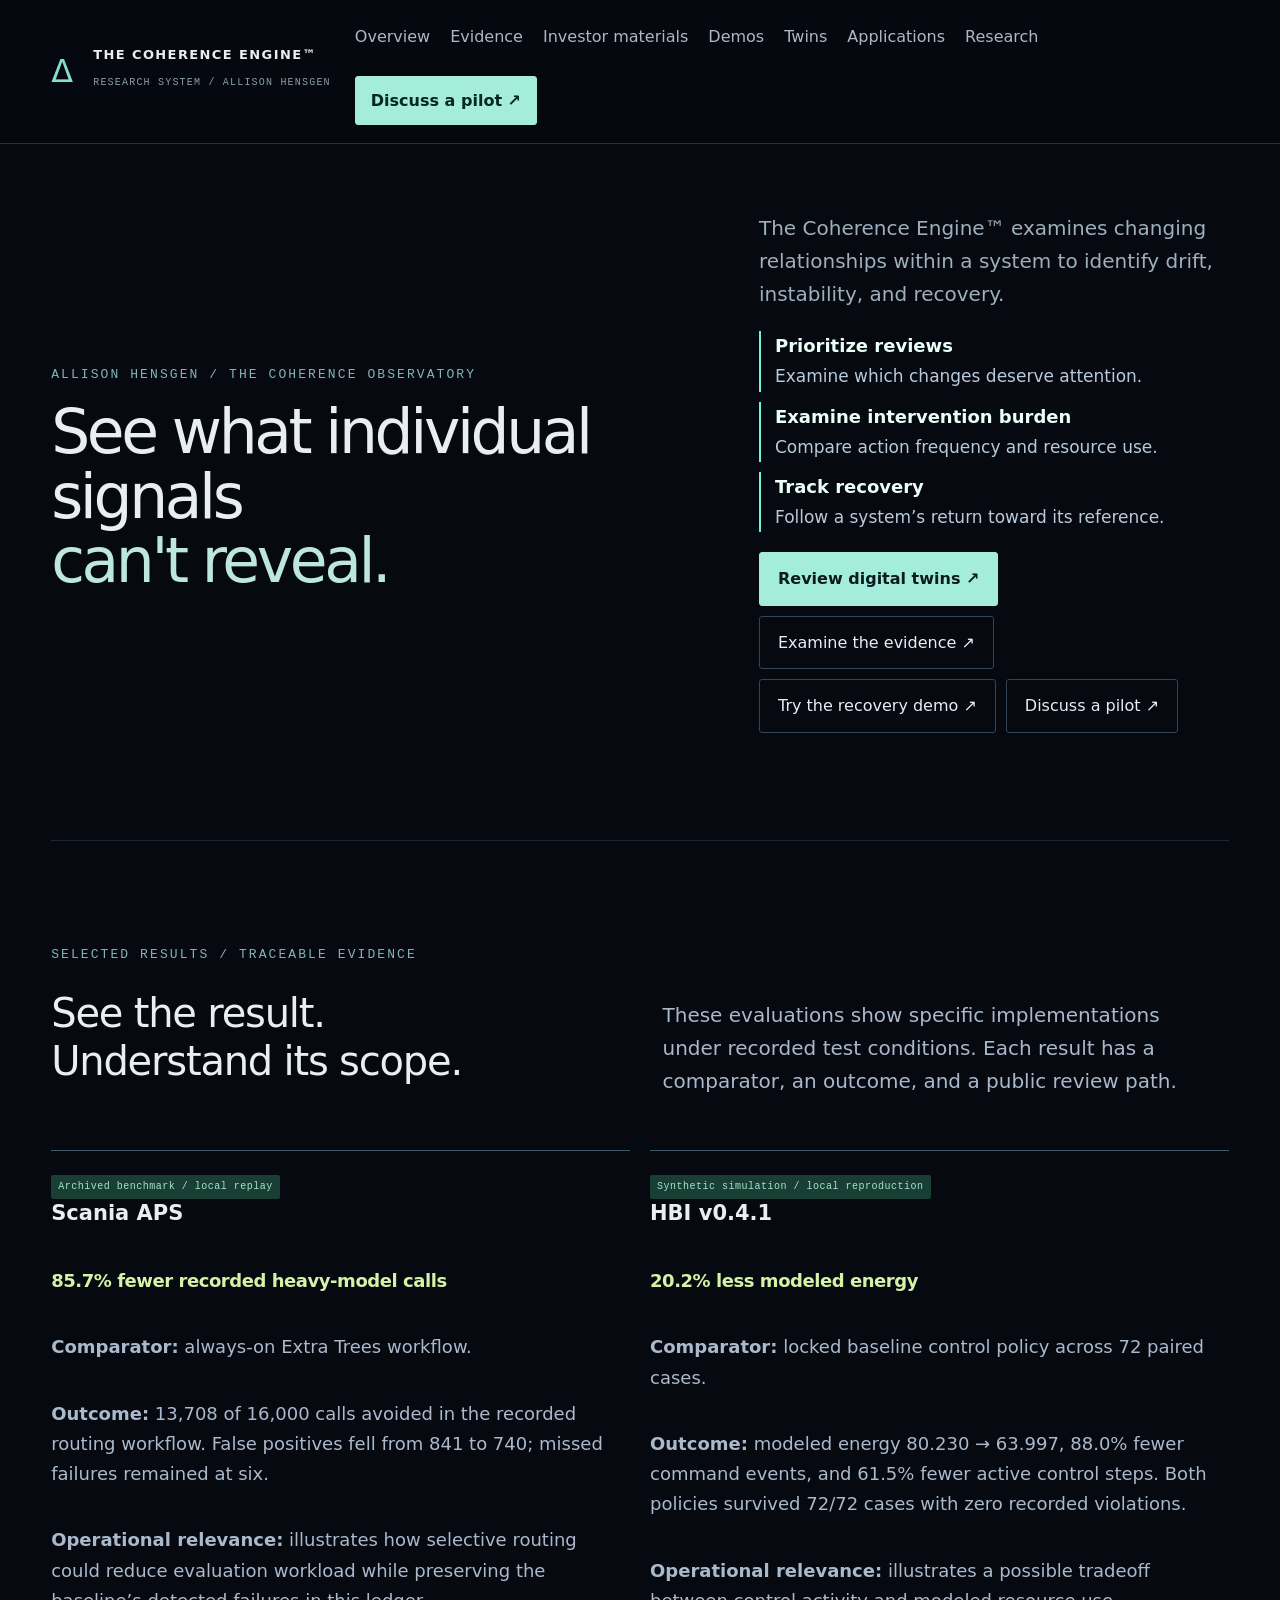
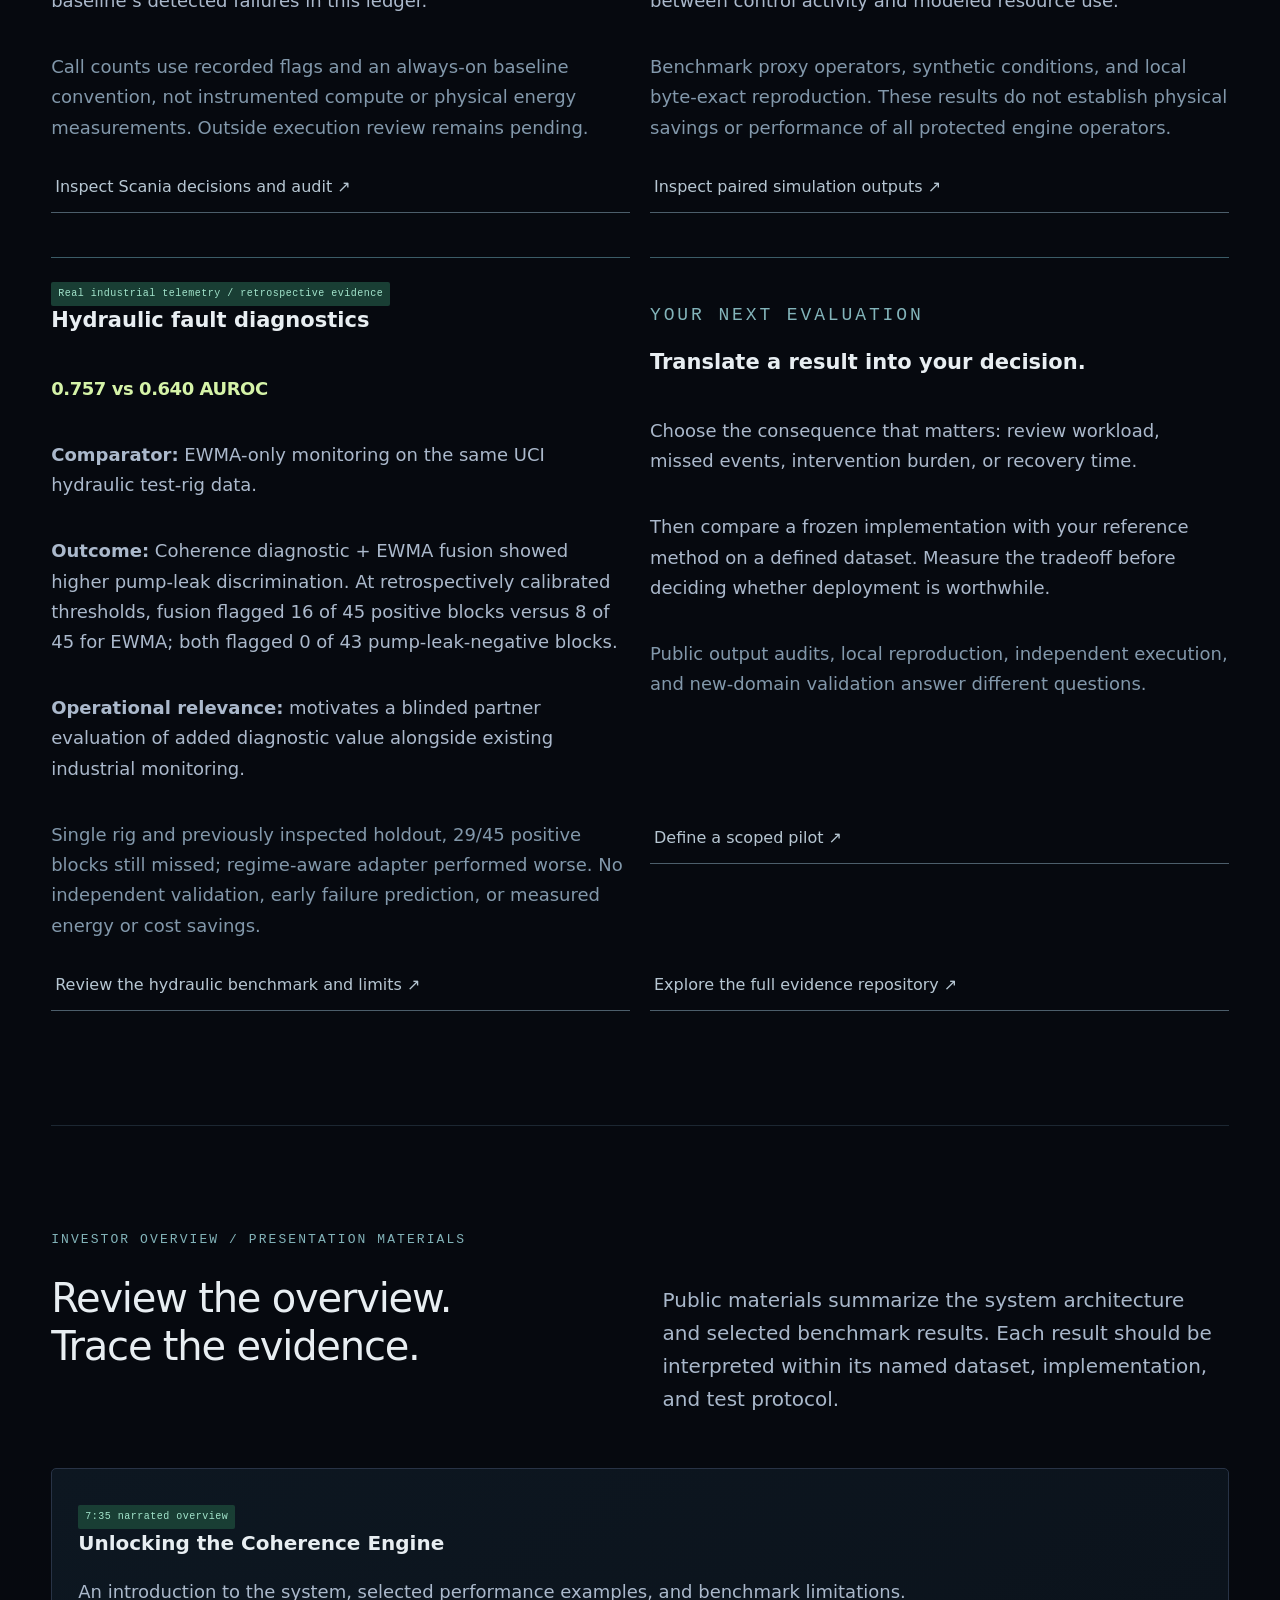
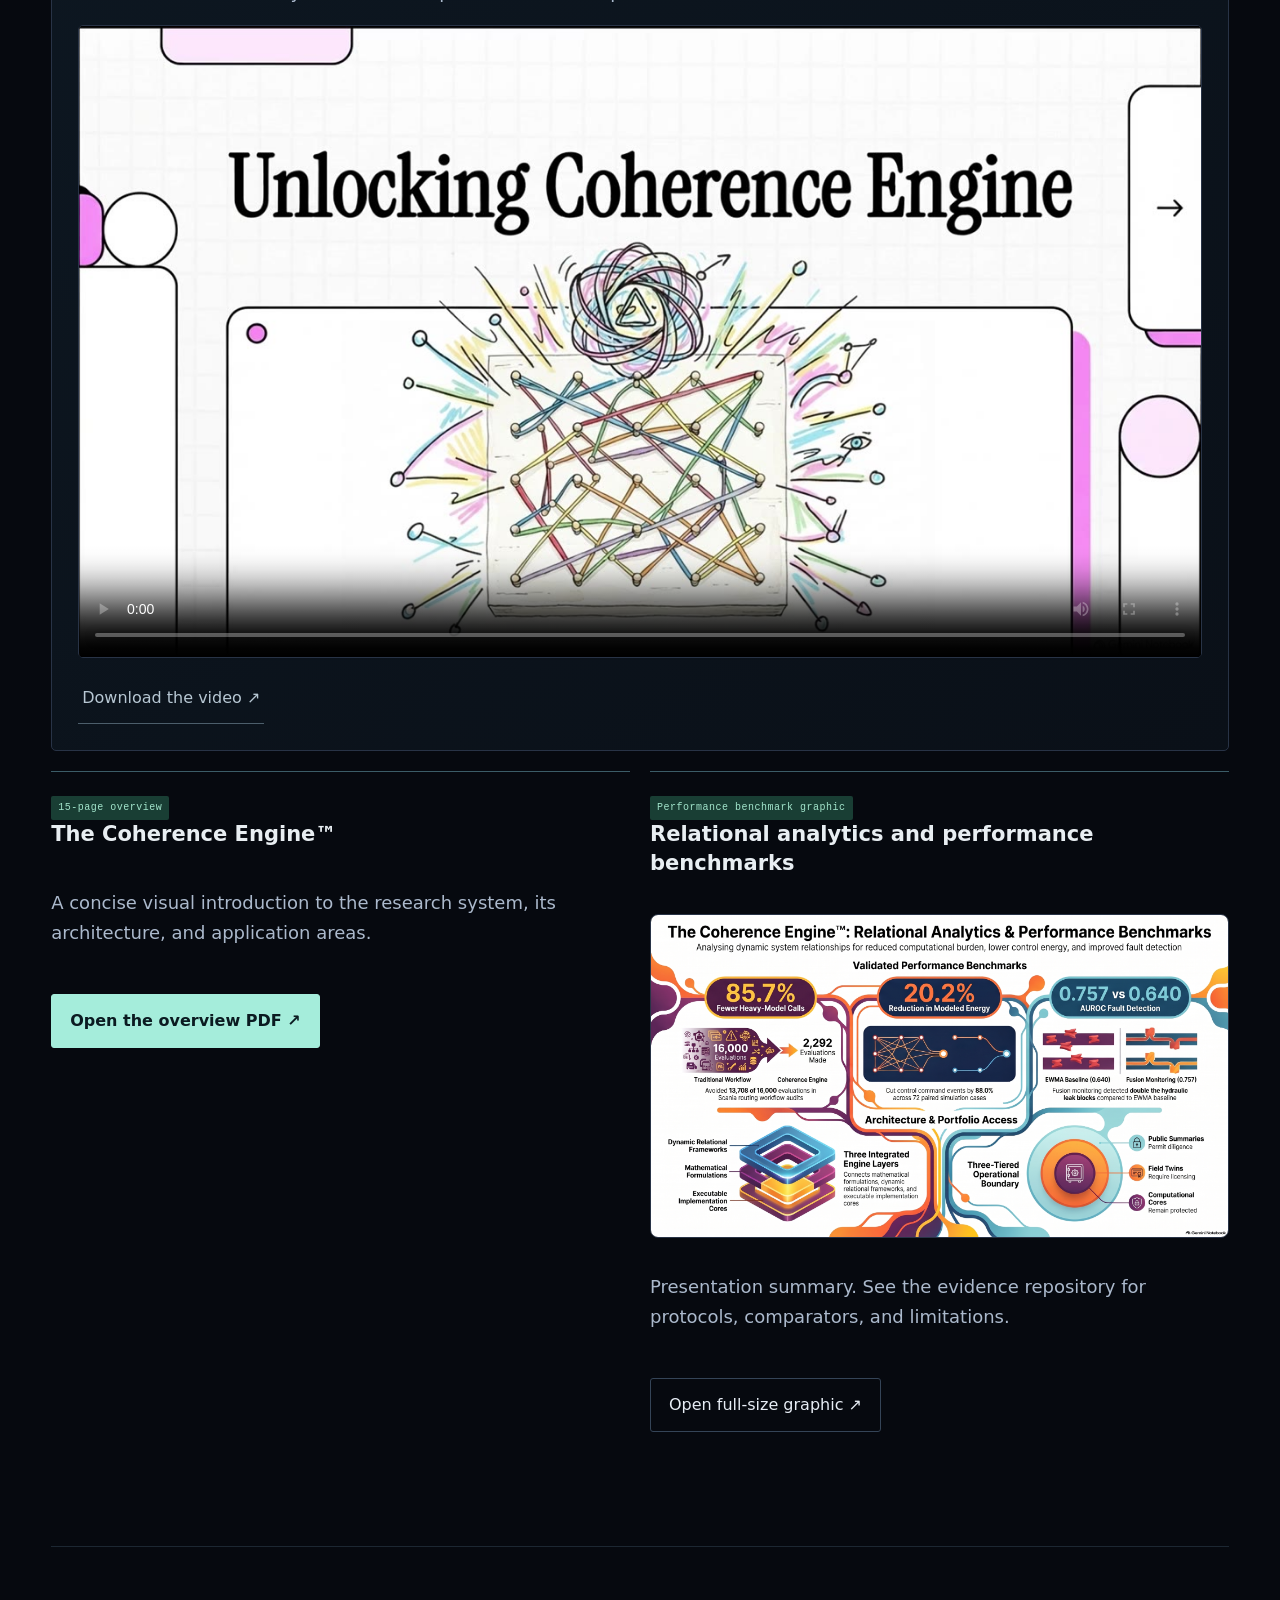
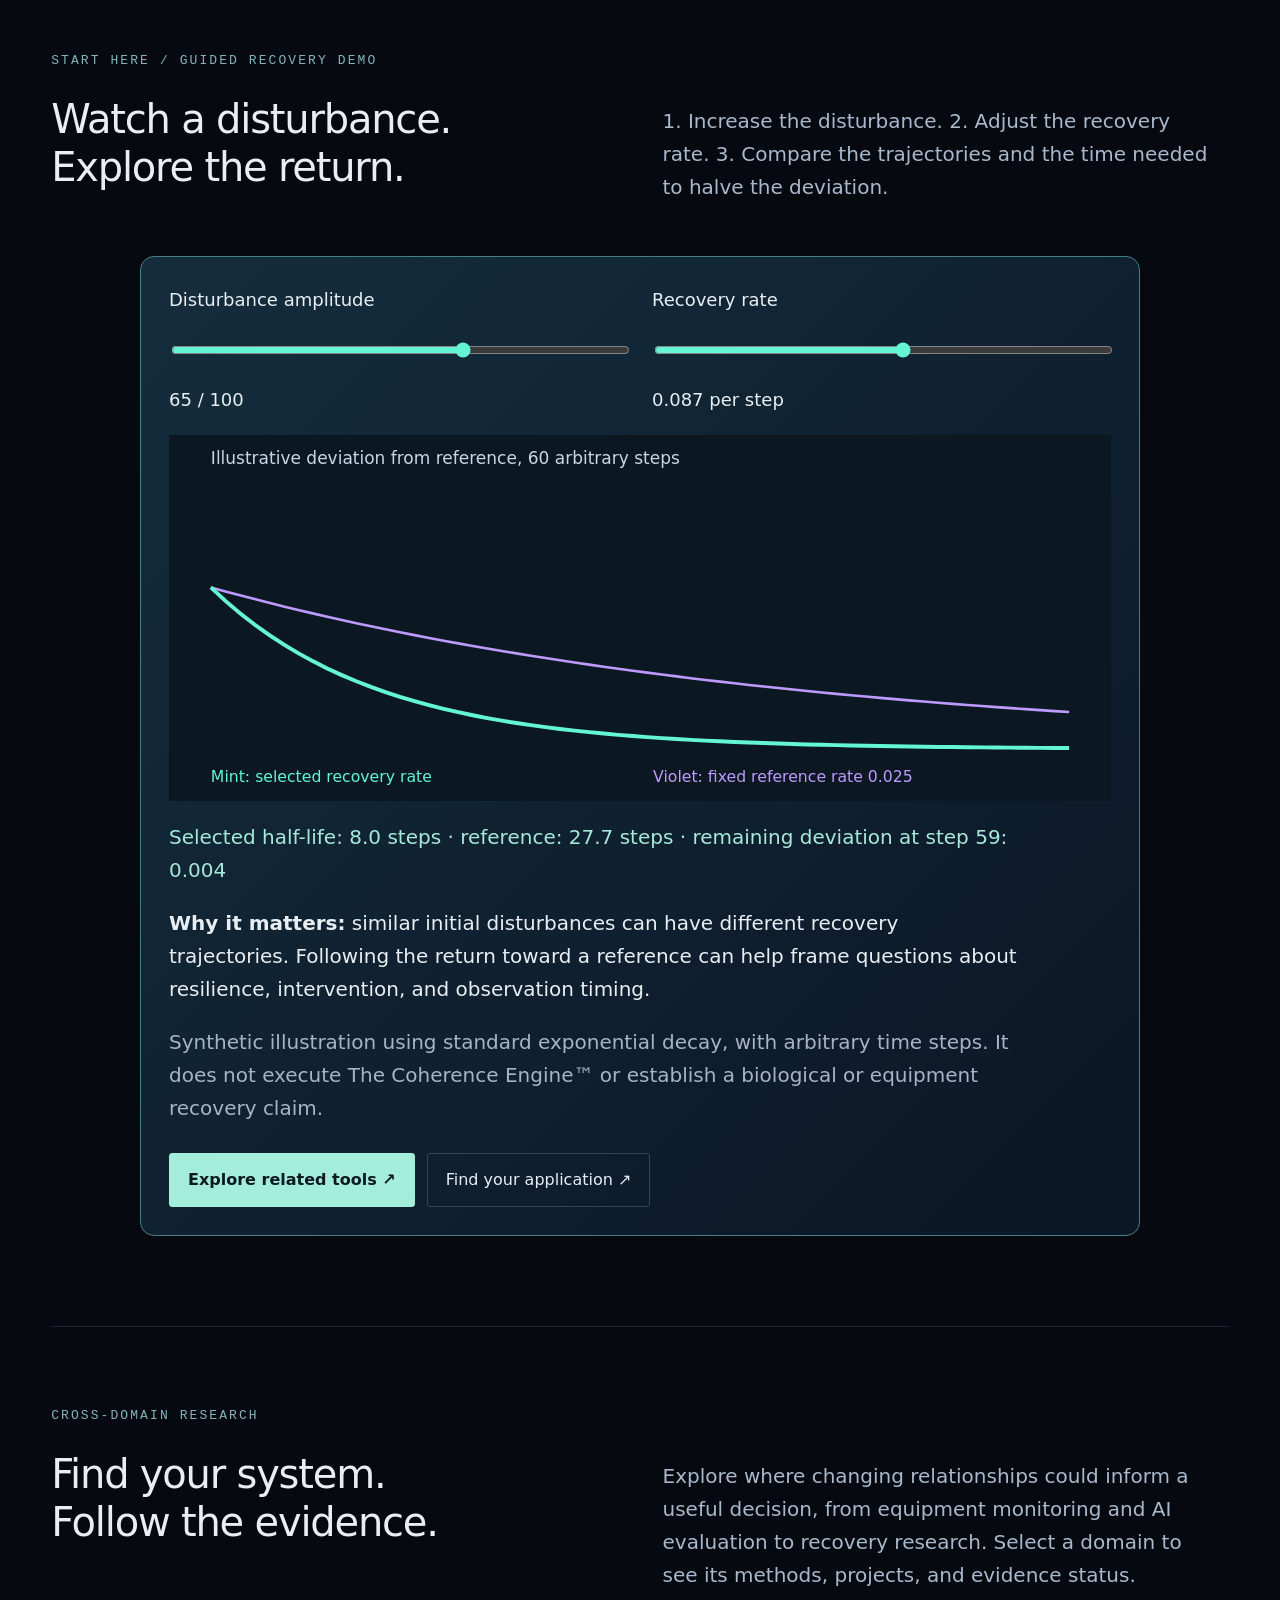
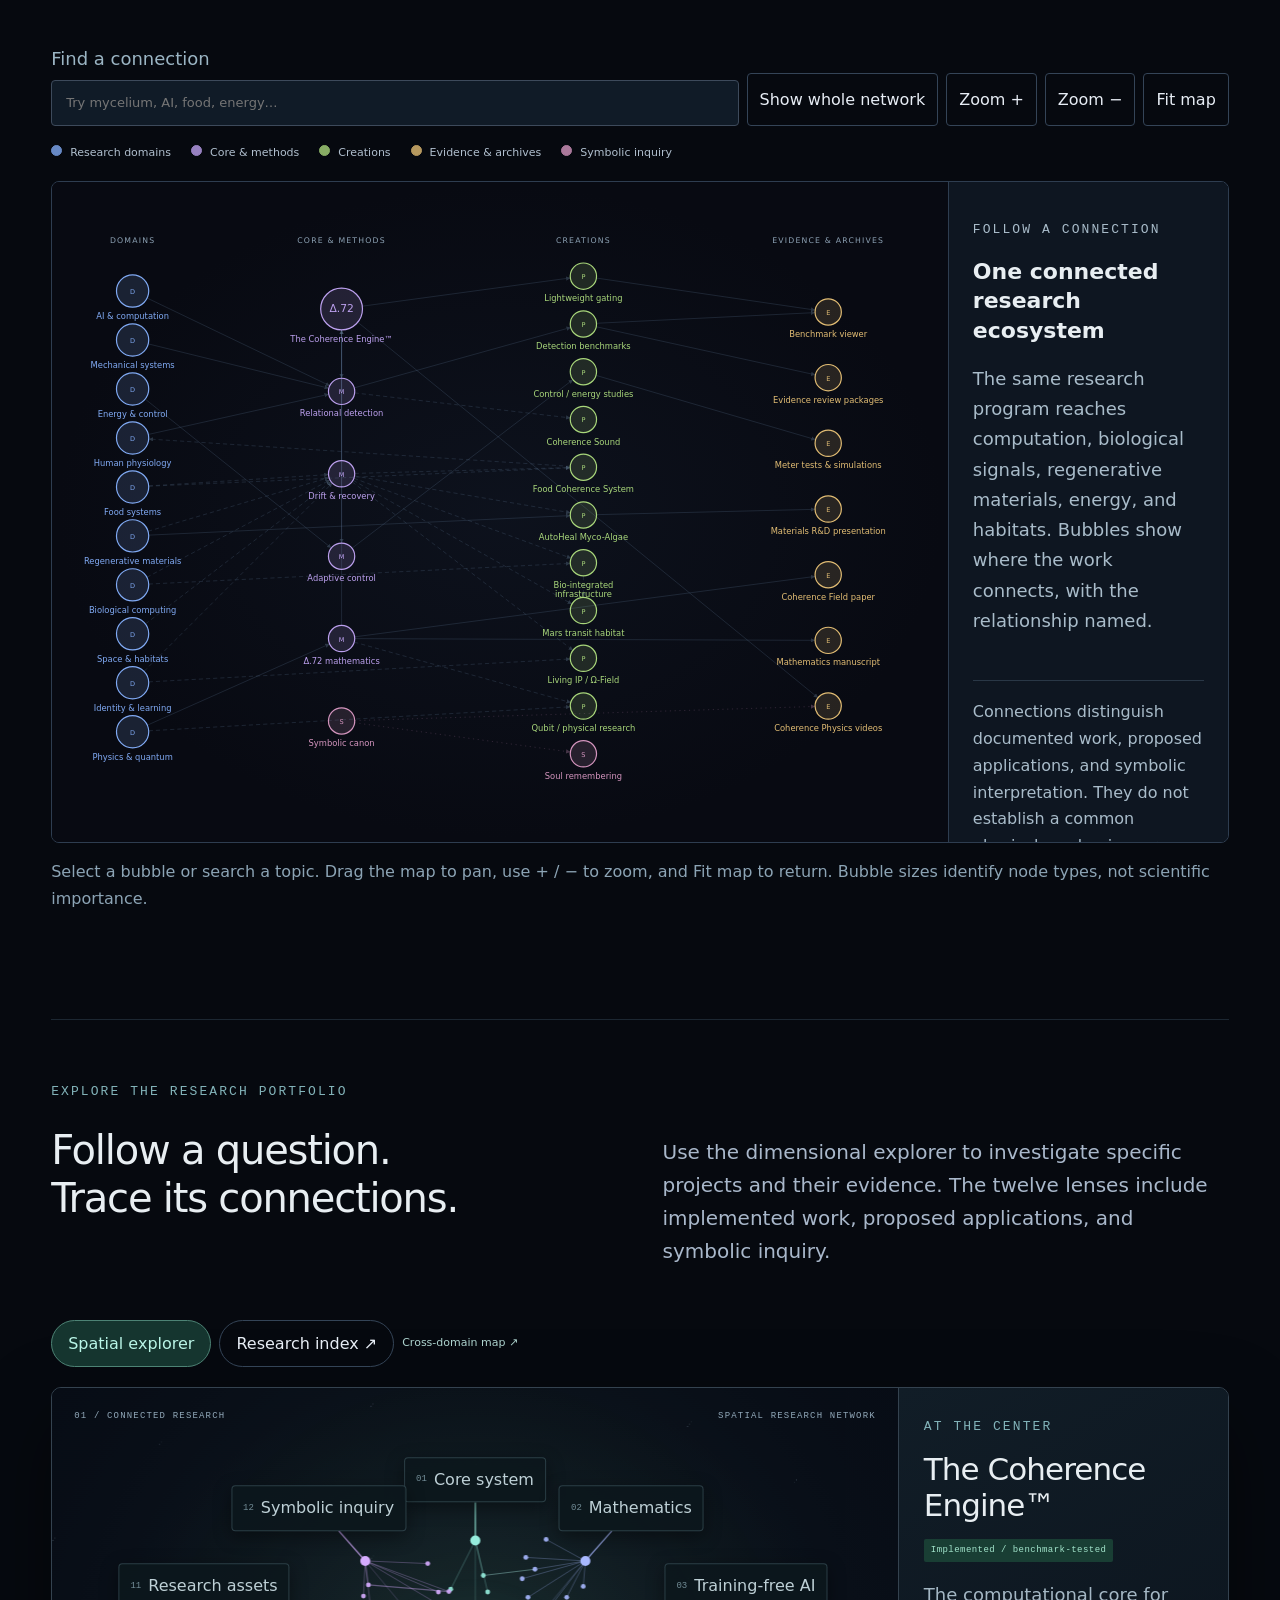
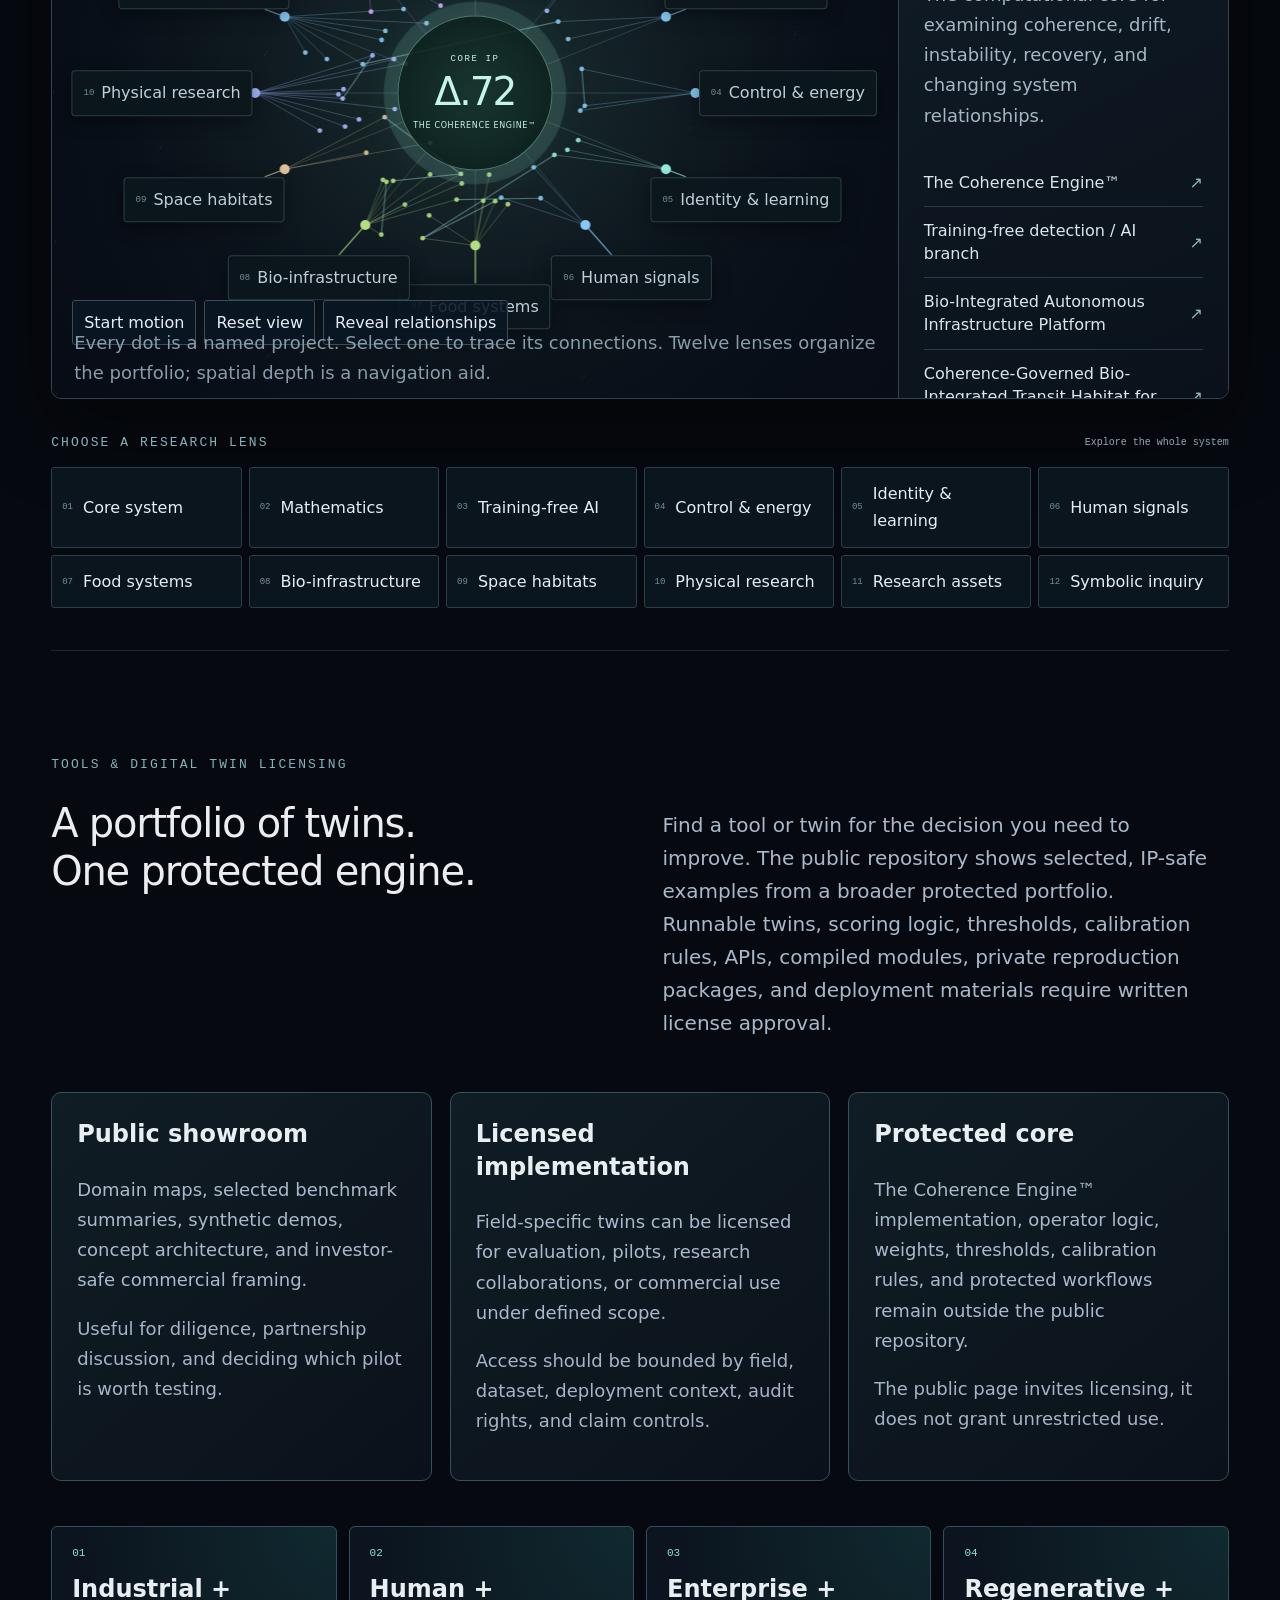
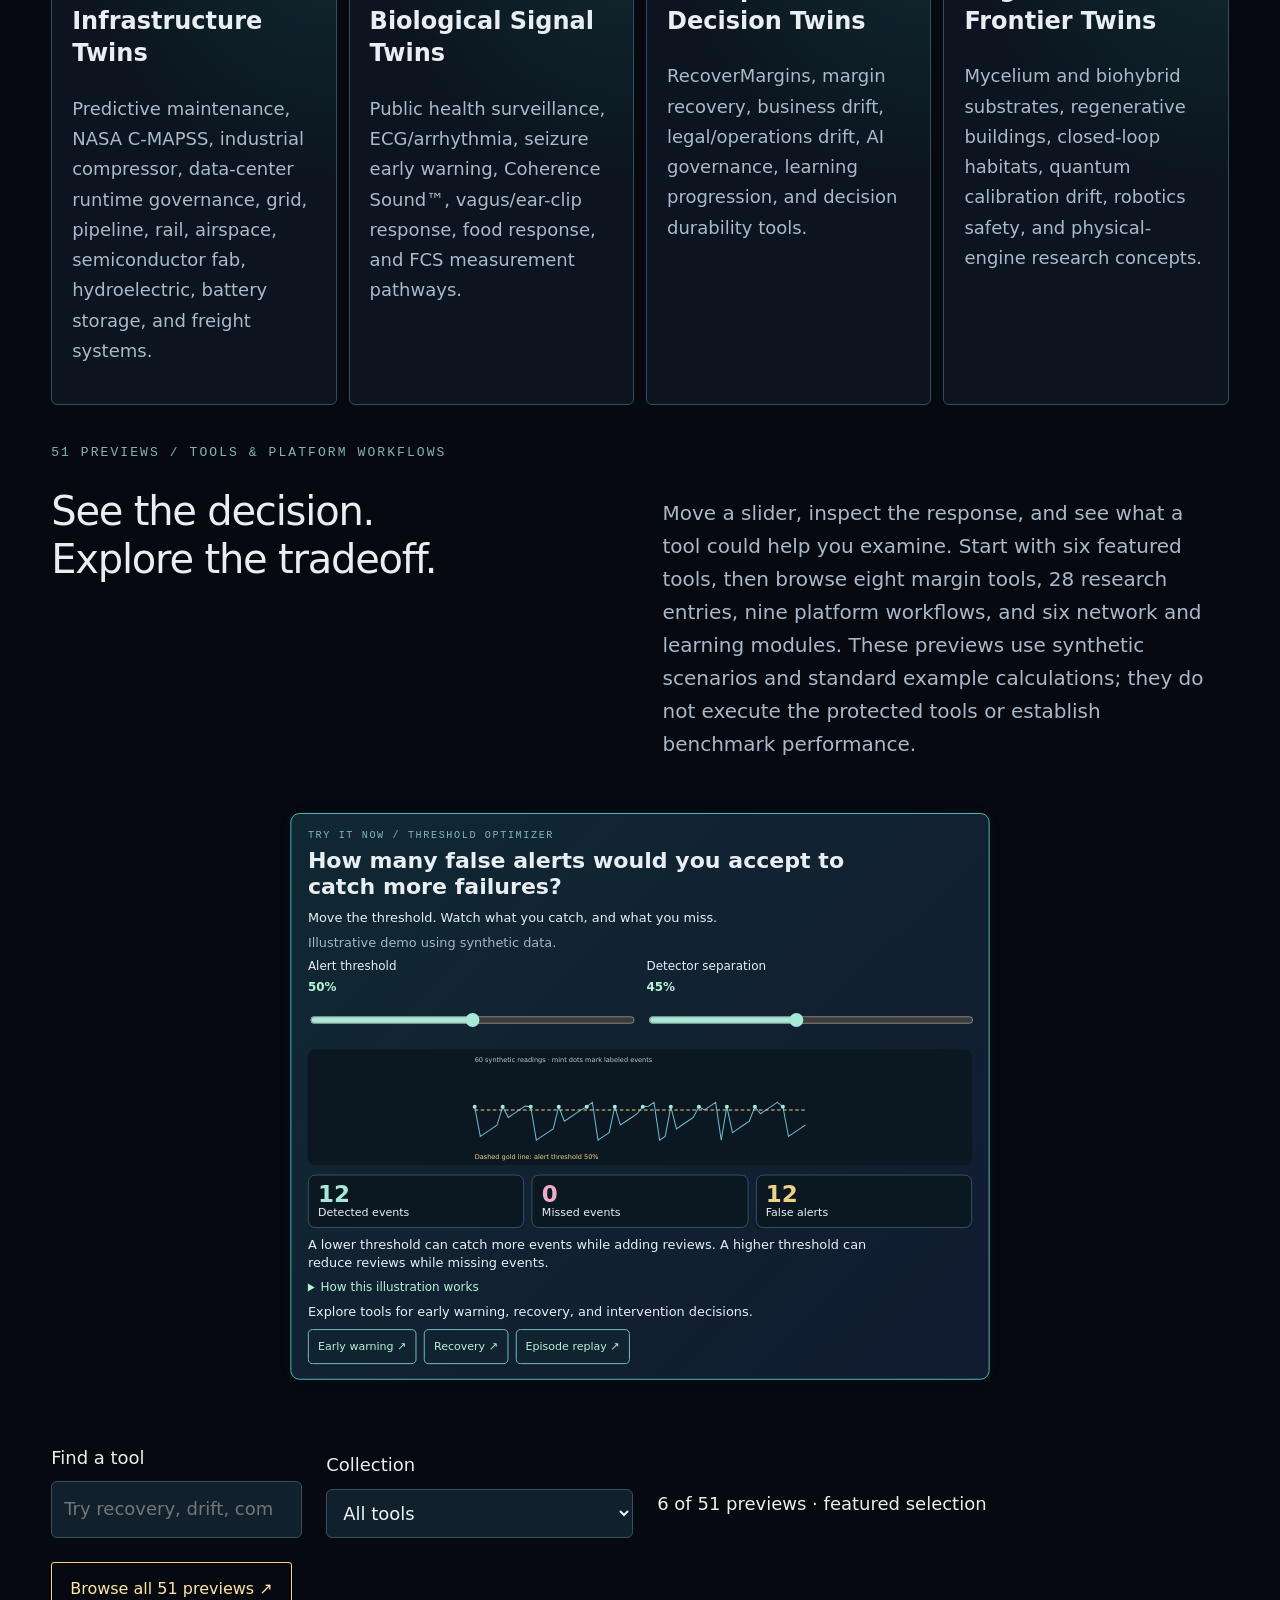
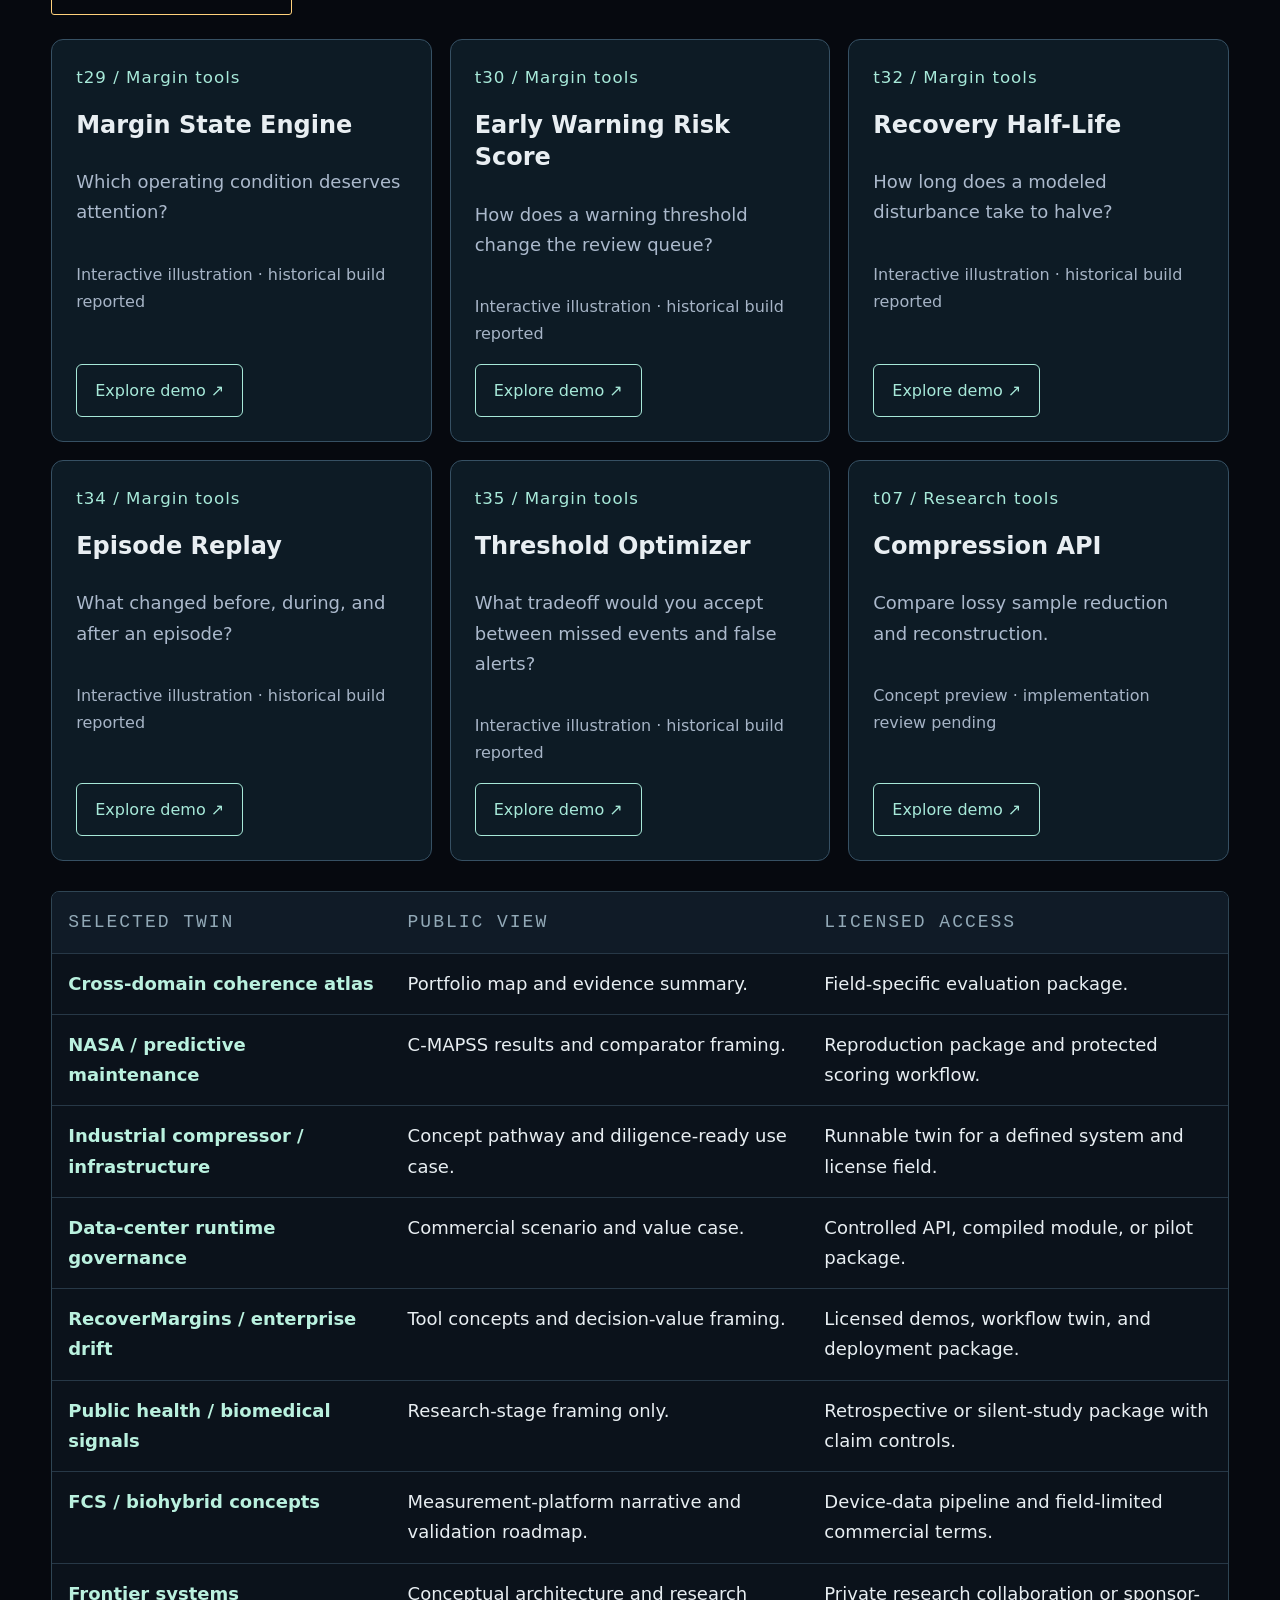
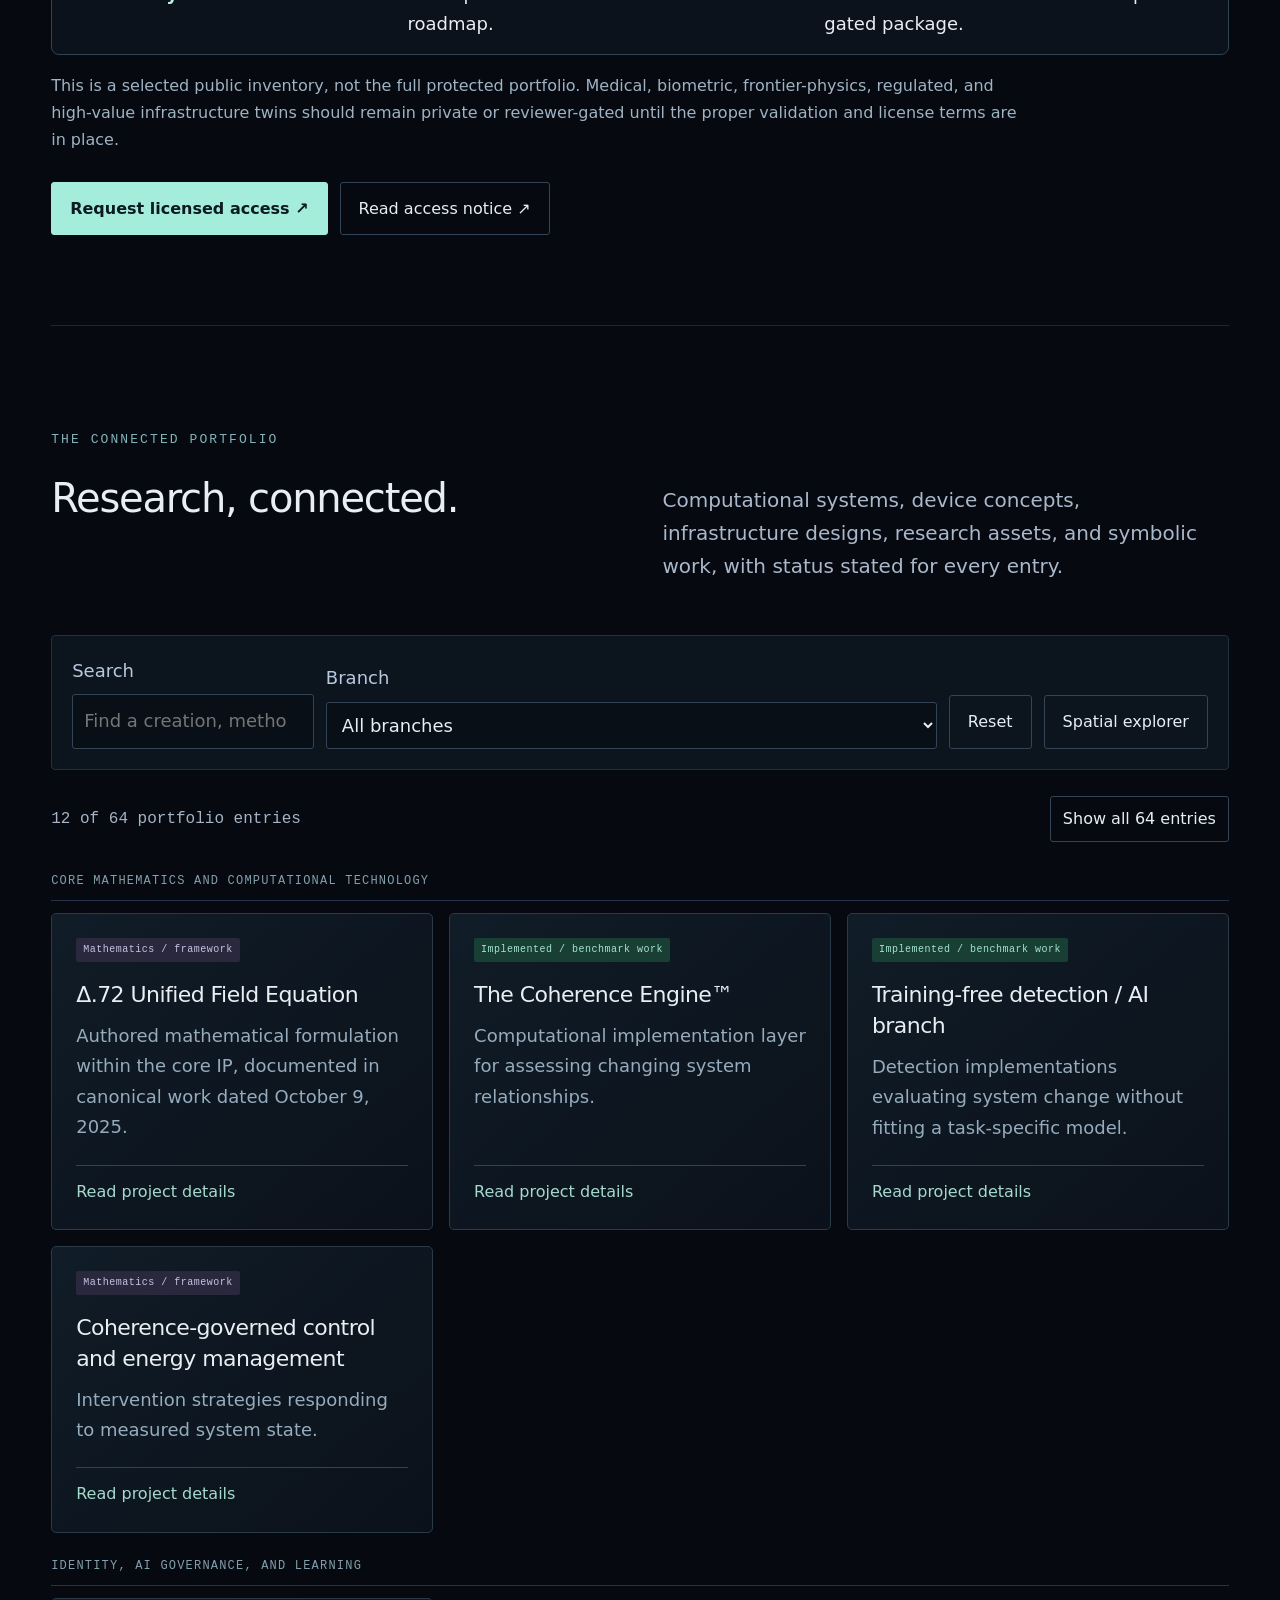
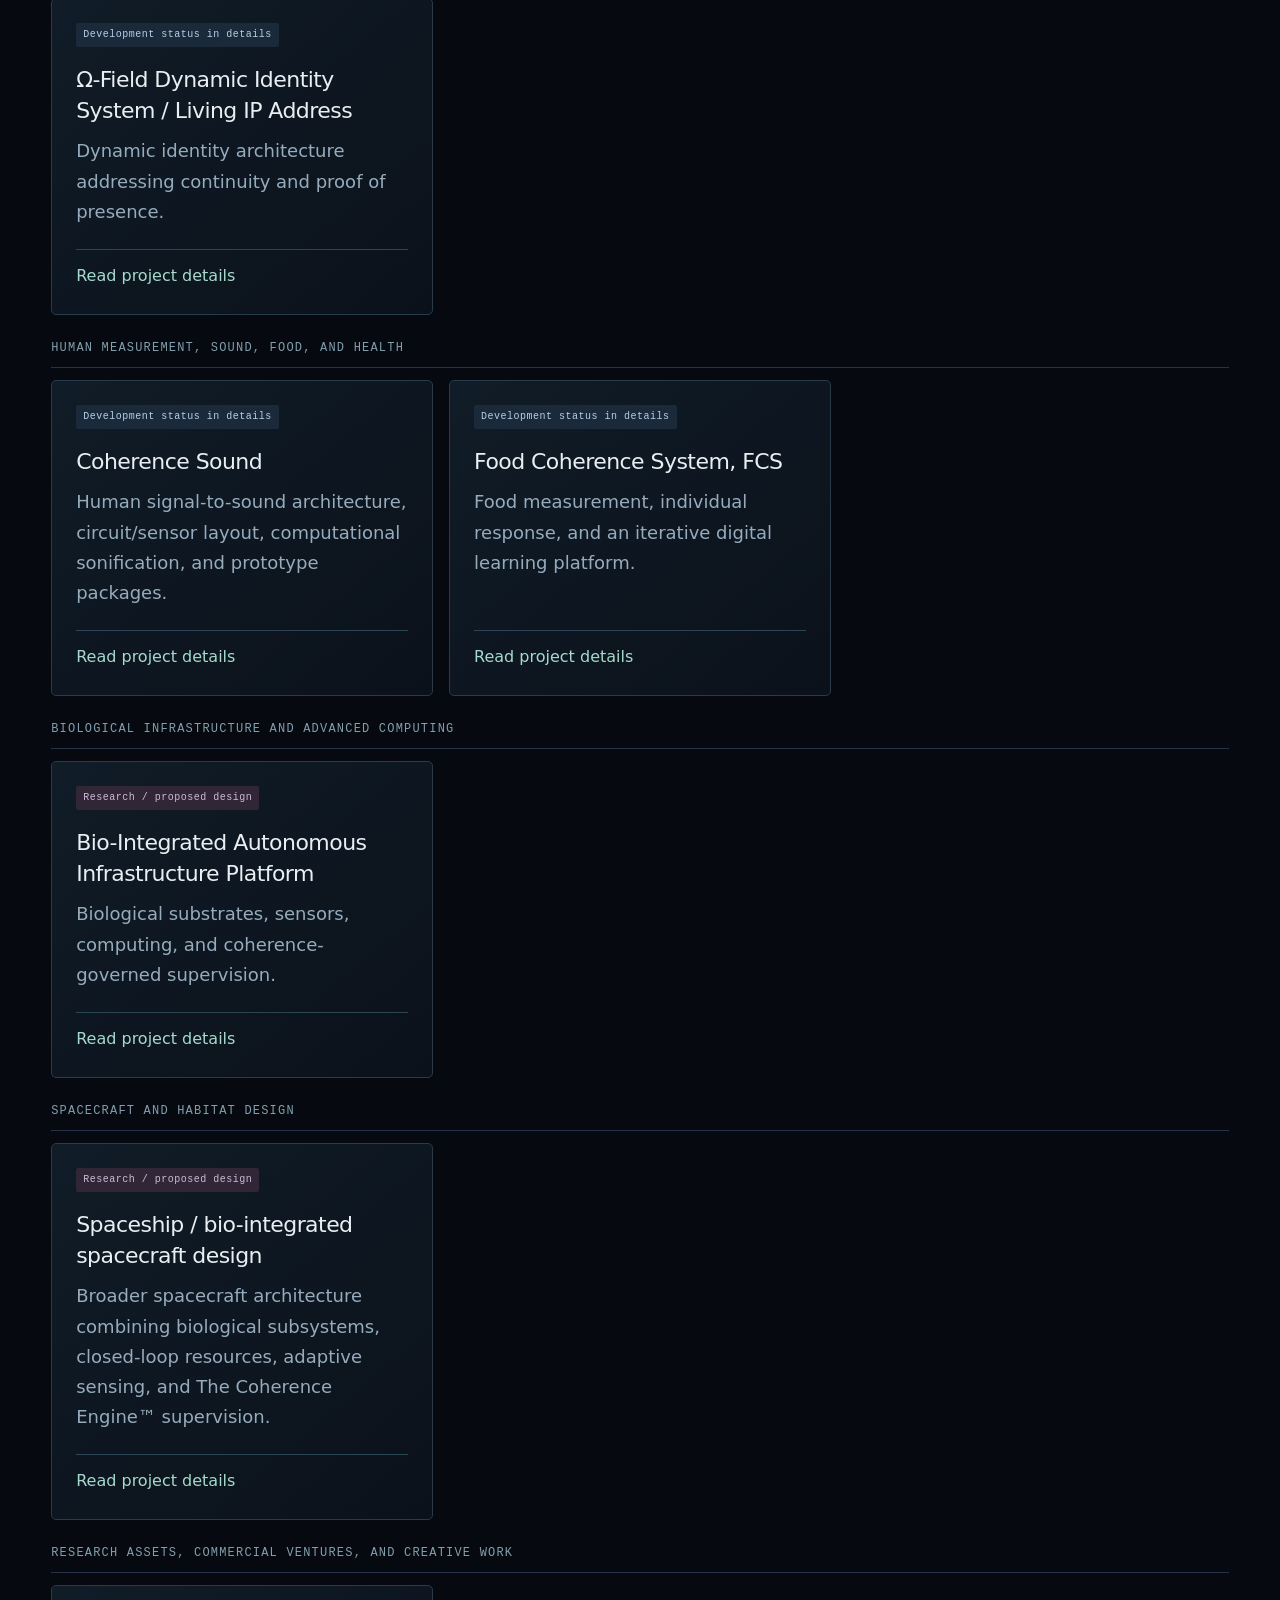
<file: index.html>
<!doctype html><html lang="en"><head><meta charset="utf-8"><meta name="viewport" content="width=device-width,initial-scale=1"><title>Coherence Observatory | Allison Hensgen</title><meta name="description" content="See how The Coherence Engine™ examines changing relationships across complex systems. Explore interactive research, benchmark evidence, and technical pilot opportunities."><link rel="icon" href="favicon.svg"><link rel="stylesheet" href="style.css?v=20261013-hydraulic"><link rel="stylesheet" href="tool-showroom.css"><link rel="canonical" href="https://coherenceengine.github.io/CoherenceEngine/">
<meta property="og:type" content="website">
<meta property="og:site_name" content="The Coherence Engine™">
<meta property="og:title" content="The Coherence Engine™ | Allison Hensgen">
<meta property="og:description" content="Explore computational evidence, cross-domain applications, and opportunities to evaluate The Coherence Engine™.">
<meta property="og:url" content="https://coherenceengine.github.io/CoherenceEngine/">
<meta property="og:image" content="https://coherenceengine.github.io/CoherenceEngine/social-preview.png">
<meta property="og:image:secure_url" content="https://coherenceengine.github.io/CoherenceEngine/social-preview.png">
<meta property="og:image:type" content="image/png">
<meta property="og:image:width" content="1734">
<meta property="og:image:height" content="907">
<meta property="og:image:alt" content="The Coherence Engine™ by Allison Hensgen, a dimensional network connecting computational, biological, materials, energy, and space research.">
<meta name="twitter:card" content="summary_large_image">
<meta name="twitter:title" content="The Coherence Engine™ | Allison Hensgen">
<meta name="twitter:description" content="Research across domains. Explore the Coherence Observatory.">
<meta name="twitter:image" content="https://coherenceengine.github.io/CoherenceEngine/social-preview.png">
<meta name="twitter:image:alt" content="The Coherence Engine™ by Allison Hensgen, research across domains.">
<link rel="stylesheet" href="reading-flow.css?v=20261008-readable2"><link rel="stylesheet" href="network-showroom.css?v=20261008"></head><body>
<nav aria-label="Main navigation"><a class="brand" href="#home"><span>Δ</span><b>THE COHERENCE ENGINE™</b><small>RESEARCH SYSTEM / ALLISON HENSGEN</small></a><div><a href="#home">Overview</a><a href="#evidence">Evidence</a><a href="#investor-materials">Investor materials</a><a href="#guided-demo">Demos</a><a href="#licensing">Twins</a><a href="#domain-map">Applications</a><a href="#research">Research</a><a class="primary" href="#pilot">Discuss a pilot ↗</a></div></nav>
<main><section id="home" class="observatory"><header class="obs-intro"><div><p class="eyebrow">ALLISON HENSGEN / THE COHERENCE OBSERVATORY</p><h1>See what individual signals<br><em>can't reveal.</em></h1></div><div class="obs-description"><p>The Coherence Engine™ examines changing relationships within a system to identify drift, instability, and recovery.</p><ul class="value-benefits"><li><strong>Prioritize reviews</strong><span>Examine which changes deserve attention.</span></li><li><strong>Examine intervention burden</strong><span>Compare action frequency and resource use.</span></li><li><strong>Track recovery</strong><span>Follow a system’s return toward its reference.</span></li></ul><div class="value-paths"><a class="primary" href="#licensing">Review digital twins ↗</a><a class="secondary" href="#evidence">Examine the evidence ↗</a><a class="secondary" href="#guided-demo">Try the recovery demo ↗</a><a class="secondary" href="#pilot">Discuss a pilot ↗</a></div></div></header></section><section id="evidence"><div class="sectionhead"><p class="eyebrow">SELECTED RESULTS / TRACEABLE EVIDENCE</p><h2>See the result.<br>Understand its scope.</h2><p>These evaluations show specific implementations under recorded test conditions. Each result has a comparator, an outcome, and a public review path.</p></div><div class="evidencegrid"><article><span class="badge built">Archived benchmark / local replay</span><h3>Scania APS</h3><p class="result-number">85.7% fewer recorded heavy-model calls</p><p><strong>Comparator:</strong> always-on Extra Trees workflow.</p><p><strong>Outcome:</strong> 13,708 of 16,000 calls avoided in the recorded routing workflow. False positives fell from 841 to 740; missed failures remained at six.</p><p><strong>Operational relevance:</strong> illustrates how selective routing could reduce evaluation workload while preserving the baseline’s detected failures in this ledger.</p><p class="muted">Call counts use recorded flags and an always-on baseline convention, not instrumented compute or physical energy measurements. Outside execution review remains pending.</p><a class="textlink" href="https://github.com/CoherenceEngine/Research/blob/main/validation/scania_v1/README.md" target="_blank" rel="noopener">Inspect Scania decisions and audit ↗</a></article><article><span class="badge built">Synthetic simulation / local reproduction</span><h3>HBI v0.4.1</h3><p class="result-number">20.2% less modeled energy</p><p><strong>Comparator:</strong> locked baseline control policy across 72 paired cases.</p><p><strong>Outcome:</strong> modeled energy 80.230 → 63.997, 88.0% fewer command events, and 61.5% fewer active control steps. Both policies survived 72/72 cases with zero recorded violations.</p><p><strong>Operational relevance:</strong> illustrates a possible tradeoff between control activity and modeled resource use.</p><p class="muted">Benchmark proxy operators, synthetic conditions, and local byte-exact reproduction. These results do not establish physical savings or performance of all protected engine operators.</p><a class="textlink" href="https://github.com/CoherenceEngine/Research/blob/main/validation/hbi_v0_4_1/README.md" target="_blank" rel="noopener">Inspect paired simulation outputs ↗</a></article><article><span class="badge built">Real industrial telemetry / retrospective evidence</span><h3>Hydraulic fault diagnostics</h3><p class="result-number">0.757 vs 0.640 AUROC</p><p><strong>Comparator:</strong> EWMA-only monitoring on the same UCI hydraulic test-rig data.</p><p><strong>Outcome:</strong> Coherence diagnostic + EWMA fusion showed higher pump-leak discrimination. At retrospectively calibrated thresholds, fusion flagged 16 of 45 positive blocks versus 8 of 45 for EWMA; both flagged 0 of 43 pump-leak-negative blocks.</p><p><strong>Operational relevance:</strong> motivates a blinded partner evaluation of added diagnostic value alongside existing industrial monitoring.</p><p class="muted">Single rig and previously inspected holdout, 29/45 positive blocks still missed; regime-aware adapter performed worse. No independent validation, early failure prediction, or measured energy or cost savings.</p><a class="textlink" href="https://github.com/CoherenceEngine/Research/blob/main/validation/hydraulic_pump_fusion_v1/README.md" target="_blank" rel="noopener">Review the hydraulic benchmark and limits ↗</a></article><article><p class="eyebrow">YOUR NEXT EVALUATION</p><h3>Translate a result into your decision.</h3><p>Choose the consequence that matters: review workload, missed events, intervention burden, or recovery time.</p><p>Then compare a frozen implementation with your reference method on a defined dataset. Measure the tradeoff before deciding whether deployment is worthwhile.</p><p class="muted">Public output audits, local reproduction, independent execution, and new-domain validation answer different questions.</p><a class="textlink" href="#pilot">Define a scoped pilot ↗</a><a class="textlink" href="https://github.com/CoherenceEngine/Research" target="_blank" rel="noopener">Explore the full evidence repository ↗</a></article></div></section><section id="investor-materials" class="investor-materials"><div class="sectionhead"><p class="eyebrow">INVESTOR OVERVIEW / PRESENTATION MATERIALS</p><h2>Review the overview.<br>Trace the evidence.</h2><p>Public materials summarize the system architecture and selected benchmark results. Each result should be interpreted within its named dataset, implementation, and test protocol.</p></div><article class="investor-video"><span class="badge built">7:35 narrated overview</span><h3>Unlocking the Coherence Engine</h3><p>An introduction to the system, selected performance examples, and benchmark limitations.</p><video controls preload="metadata" playsinline poster="investor-materials/Unlocking_Coherence_Engine_poster.jpg" aria-label="Unlocking the Coherence Engine overview video"><source src="investor-materials/Unlocking_Coherence_Engine.mp4" type="video/mp4">Your browser does not support embedded video. <a href="investor-materials/Unlocking_Coherence_Engine.mp4">Download the MP4</a>.</video><div class="evidenceactions"><a class="textlink" href="investor-materials/Unlocking_Coherence_Engine.mp4" download>Download the video ↗</a></div></article><div class="evidencegrid"><article><span class="badge built">15-page overview</span><h3>The Coherence Engine™</h3><p>A concise visual introduction to the research system, its architecture, and application areas.</p><div class="evidenceactions"><a class="primary" href="investor-materials/The_Coherence_Engine.pdf">Open the overview PDF ↗</a></div></article><article><span class="badge built">Performance benchmark graphic</span><h3>Relational analytics and performance benchmarks</h3><a href="investor-materials/Relational_Analytics_and_Performance_Benchmarks.png"><img class="investor-chart" src="investor-materials/Relational_Analytics_and_Performance_Benchmarks.png" alt="Summary graphic of selected Coherence Engine performance benchmarks and architecture"></a><p>Presentation summary. See the evidence repository for protocols, comparators, and limitations.</p><div class="evidenceactions"><a class="secondary" href="investor-materials/Relational_Analytics_and_Performance_Benchmarks.png">Open full-size graphic ↗</a></div></article></div></section><section id="guided-demo"><div class="sectionhead"><p class="eyebrow">START HERE / GUIDED RECOVERY DEMO</p><h2>Watch a disturbance.<br>Explore the return.</h2><p>1. Increase the disturbance. 2. Adjust the recovery rate. 3. Compare the trajectories and the time needed to halve the deviation.</p></div><div class="guided-panel"><div class="tool-demo-controls"><label>Disturbance amplitude<input id="guided-disturbance" type="range" min="0" max="100" value="65"><output id="guided-disturbance-value"></output></label><label>Recovery rate<input id="guided-rate" type="range" min="1" max="100" value="55"><output id="guided-rate-value"></output></label></div><svg id="guided-plot" viewBox="0 0 720 280" role="img" aria-label="Illustrative recovery trajectories"></svg><p id="guided-output" class="tool-output" aria-live="polite"></p><p><strong>Why it matters:</strong> similar initial disturbances can have different recovery trajectories. Following the return toward a reference can help frame questions about resilience, intervention, and observation timing.</p><p class="muted">Synthetic illustration using standard exponential decay, with arbitrary time steps. It does not execute The Coherence Engine™ or establish a biological or equipment recovery claim.</p><div class="evidenceactions"><a class="primary" href="#tools">Explore related tools ↗</a><a class="secondary" href="#domain-map">Find your application ↗</a></div></div></section><section id="domain-map" class="domain-section"><div class="sectionhead"><p class="eyebrow">CROSS-DOMAIN RESEARCH</p><h2>Find your system.<br>Follow the evidence.</h2><p>Explore where changing relationships could inform a useful decision, from equipment monitoring and AI evaluation to recovery research. Select a domain to see its methods, projects, and evidence status.</p></div><div class="bubble-toolbar"><label>Find a connection<input type="search" id="bubble-search" placeholder="Try mycelium, AI, food, energy…"></label><button id="bubble-all">Show whole network</button><button id="bubble-in">Zoom +</button><button id="bubble-out">Zoom −</button><button id="bubble-fit">Fit map</button></div><div class="bubble-legend"><span style="--bubble-color:#80aaf4">Research domains</span><span style="--bubble-color:#bca0ee">Core & methods</span><span style="--bubble-color:#a9d77b">Creations</span><span style="--bubble-color:#e2bd74">Evidence & archives</span><span style="--bubble-color:#d495be">Symbolic inquiry</span></div><div class="bubble-workspace"><div class="bubble-viewport"><svg id="bubble-svg" viewBox="0 0 1500 960" role="group" aria-label="Interactive cross-domain research map"></svg></div><aside id="bubble-inspector"><p class="eyebrow">FOLLOW A CONNECTION</p><h3 id="bubble-title">One connected research ecosystem</h3><p id="bubble-description">The same research program reaches computation, biological signals, regenerative materials, energy, and habitats. Bubbles show where the work connects, with the relationship named.</p><div id="bubble-connections"></div><div id="bubble-actions"></div><p class="bubble-note">Connections distinguish documented work, proposed applications, and symbolic interpretation. They do not establish a common physical mechanism or validation across every domain.</p></aside></div><p class="bubble-instruction">Select a bubble or search a topic. Drag the map to pan, use + / − to zoom, and Fit map to return. Bubble sizes identify node types, not scientific importance.</p></section><section id="observatory" class="observatory"><div class="sectionhead"><p class="eyebrow">EXPLORE THE RESEARCH PORTFOLIO</p><h2>Follow a question.<br>Trace its connections.</h2><p>Use the dimensional explorer to investigate specific projects and their evidence. The twelve lenses include implemented work, proposed applications, and symbolic inquiry.</p></div><div class="obs-view" role="group" aria-label="Portfolio view"><button id="spatial-view" class="selected" aria-pressed="true">Spatial explorer</button><button id="index-view" aria-pressed="false">Research index ↗</button><a class="obs-map-link" href="#domain-map">Cross-domain map ↗</a></div><div class="obs-workspace"><div class="obs-scene" id="scene"><div class="obs-scene-head"><span id="scene-title">01 / CONNECTED RESEARCH</span><span id="scene-type">SPATIAL RESEARCH NETWORK</span></div><canvas id="observatory-canvas" aria-label="Rotatable mathematical projection and conceptual research scenes. Select a research branch using the labelled buttons." tabindex="0"></canvas><div id="orbit-nodes" aria-label="Research branches"></div><button id="engine-node" class="engine-node"><small>CORE IP</small><strong>Δ.72</strong><span>THE COHERENCE ENGINE™</span></button><div class="obs-controls"><button id="obs-motion" aria-pressed="false">Start motion</button><button id="obs-reset">Reset view</button><button id="obs-relations" aria-pressed="false">Reveal relationships</button></div><p id="scene-caption">A projection of 12D geometry. Portfolio connections describe research organization, not physical equivalence.</p></div><aside class="obs-inspector" aria-label="Selected research" aria-live="polite"><p class="eyebrow" id="inspector-kicker">AT THE CENTER</p><h2 id="inspector-title">The Coherence Engine™</h2><span id="inspector-status" class="badge built">Implemented / benchmark-tested</span><p id="inspector-description">The computational core for examining coherence, drift, instability, recovery, and changing system relationships.</p><div id="relationship-list" hidden></div><div id="scene-projects"></div><div class="obs-inspector-actions"><button id="inspect-core">Read core project</button><a href="#evidence" class="textlink">Examine evidence ↗</a></div><div class="inspector-footer"><span>64 PORTFOLIO ENTRIES</span><span>12 NAVIGATION LENSES</span></div></aside></div><div class="obs-lens-heading"><p class="eyebrow">CHOOSE A RESEARCH LENS</p><span id="obs-lens-label">Explore the whole system</span></div><div id="obs-lenses" class="obs-lenses"></div></section><section id="licensing"><div class="sectionhead"><p class="eyebrow">TOOLS & DIGITAL TWIN LICENSING</p><h2>A portfolio of twins.<br>One protected engine.</h2><p>Find a tool or twin for the decision you need to improve. The public repository shows selected, IP-safe examples from a broader protected portfolio. Runnable twins, scoring logic, thresholds, calibration rules, APIs, compiled modules, private reproduction packages, and deployment materials require written license approval.</p></div><div class="licensegrid"><article><h3>Public showroom</h3><p>Domain maps, selected benchmark summaries, synthetic demos, concept architecture, and investor-safe commercial framing.</p><p class="muted">Useful for diligence, partnership discussion, and deciding which pilot is worth testing.</p></article><article><h3>Licensed implementation</h3><p>Field-specific twins can be licensed for evaluation, pilots, research collaborations, or commercial use under defined scope.</p><p class="muted">Access should be bounded by field, dataset, deployment context, audit rights, and claim controls.</p></article><article><h3>Protected core</h3><p>The Coherence Engine™ implementation, operator logic, weights, thresholds, calibration rules, and protected workflows remain outside the public repository.</p><p class="muted">The public page invites licensing, it does not grant unrestricted use.</p></article></div><div class="license-categories"><article><span>01</span><h3>Industrial + Infrastructure Twins</h3><p>Predictive maintenance, NASA C-MAPSS, industrial compressor, data-center runtime governance, grid, pipeline, rail, airspace, semiconductor fab, hydroelectric, battery storage, and freight systems.</p></article><article><span>02</span><h3>Human + Biological Signal Twins</h3><p>Public health surveillance, ECG/arrhythmia, seizure early warning, Coherence Sound™, vagus/ear-clip response, food response, and FCS measurement pathways.</p></article><article><span>03</span><h3>Enterprise + Decision Twins</h3><p>RecoverMargins, margin recovery, business drift, legal/operations drift, AI governance, learning progression, and decision durability tools.</p></article><article><span>04</span><h3>Regenerative + Frontier Twins</h3><p>Mycelium and biohybrid substrates, regenerative buildings, closed-loop habitats, quantum calibration drift, robotics safety, and physical-engine research concepts.</p></article></div><div id="tools" class="sectionhead"><p class="eyebrow">51 PREVIEWS / TOOLS & PLATFORM WORKFLOWS</p><h2>See the decision.<br>Explore the tradeoff.</h2><p>Move a slider, inspect the response, and see what a tool could help you examine. Start with six featured tools, then browse eight margin tools, 28 research entries, nine platform workflows, and six network and learning modules. These previews use synthetic scenarios and standard example calculations; they do not execute the protected tools or establish benchmark performance.</p></div><section id="threshold-feature" aria-labelledby="threshold-title">
<p class="eyebrow">TRY IT NOW / THRESHOLD OPTIMIZER</p><h3 id="threshold-title">How many false alerts would you accept to catch more failures?</h3>
<p>Move the threshold. Watch what you catch, and what you miss.</p><p class="muted">Illustrative demo using synthetic data.</p>
<div class="threshold-controls"><label>Alert threshold <output id="threshold-value">50%</output><input id="threshold-slider" type="range" min="0" max="100" value="50"></label><label>Detector separation <output id="separation-value">45%</output><input id="separation-slider" type="range" min="0" max="100" value="45"></label></div>
<svg id="threshold-chart" viewBox="0 0 720 230" role="img" aria-label="Synthetic readings and adjustable alert threshold"></svg>
<div class="threshold-counters" aria-live="polite" aria-atomic="true"><div><strong id="threshold-detected">12</strong><span>Detected events</span></div><div><strong id="threshold-missed">0</strong><span>Missed events</span></div><div><strong id="threshold-false">12</strong><span>False alerts</span></div></div>
<p id="threshold-takeaway">A lower threshold can catch more events while adding reviews. A higher threshold can reduce reviews while missing events.</p>
<details><summary>How this illustration works</summary><p>This fixed 60-item artificial fixture contains 12 labeled positives and 48 negatives. An alert occurs when a score is at least the selected threshold. Detector separation changes positive scores; negative scores remain fixed. These standard example calculations do not execute The Coherence Engine™ or select production thresholds. No real-world performance is implied.</p></details>
<p>Explore tools for early warning, recovery, and intervention decisions.</p><div class="threshold-related"><button type="button" data-threshold-related="Early Warning Risk Score">Early warning ↗</button><button type="button" data-threshold-related="Recovery Half-Life">Recovery ↗</button><button type="button" data-threshold-related="Episode Replay">Episode replay ↗</button></div>
</section>
<style>
#threshold-feature{max-width:760px!important;margin:18px auto 28px!important;padding:16px 18px!important;border:1px solid #58c9cf;border-radius:10px;background:linear-gradient(135deg,#102833,#121b30);box-shadow:0 0 18px #4fcad50a}
#threshold-feature .eyebrow{margin:0 0 6px!important;font-size:11px!important}
#threshold-title{font-size:24px!important;max-width:650px!important;line-height:1.16!important;margin:6px 0 8px!important}
#threshold-feature p{font-size:14px!important;line-height:1.45!important;max-width:650px!important;margin:8px 0!important}
.threshold-controls{display:grid;grid-template-columns:1fr 1fr;gap:14px!important;margin-top:8px!important}
.threshold-controls label{display:grid;gap:5px!important;font-size:13px!important;line-height:1.3!important}
.threshold-controls output{color:#b8f1d6;font-weight:700}
.threshold-controls input{width:100%;accent-color:#a7e9d9;min-height:22px!important}
#threshold-chart{display:block;width:100%!important;height:126px!important;max-height:126px!important;margin:10px 0!important;border-radius:8px;background:#0b1822}
.threshold-counters{display:grid;grid-template-columns:repeat(3,1fr);gap:8px!important}
.threshold-counters>div{padding:8px 10px!important;border:1px solid #38576a;border-radius:8px;background:#0b1822;min-height:0!important}
.threshold-counters strong{display:block;font-size:25px!important;line-height:1!important;color:#a7e9d9}
.threshold-counters>div:nth-child(2) strong{color:#efaacb}
.threshold-counters>div:nth-child(3) strong{color:#eed183}
.threshold-counters span{display:block;font-size:12px!important;line-height:1.25!important}
.threshold-related{display:flex;flex-wrap:wrap;gap:8px!important}
#threshold-feature summary{cursor:pointer;color:#b8f1d6;font-size:13px!important;line-height:1.3!important}
#threshold-feature details p{font-size:12px!important}
#threshold-feature button{padding:8px 10px!important;border:1px solid #79c7ca;border-radius:5px;color:#b8f1d6;background:#112330;cursor:pointer;font-size:12px!important}
#threshold-feature button:hover{background:#204453}
@media(min-width:900px){#threshold-feature{transform:scale(.92);transform-origin:top center;margin-bottom:-10px!important}}
@media(max-width:600px){#threshold-feature{padding:16px 12px!important}.threshold-controls{grid-template-columns:1fr}.threshold-counters{gap:6px!important}.threshold-counters>div{padding:8px 6px!important}.threshold-counters span{font-size:11px!important}}
</style><div id="tool-showroom"></div><div id="platform-tools" class="sectionhead"><p class="eyebrow">PLATFORM & COMMAND CENTER / 9 WORKFLOW PREVIEWS</p><h2>Connect the signal<br>to the next decision.</h2><p>Explore how observation, review, intervention, and recovery could fit into one operational workflow. Each module includes an interactive synthetic scenario, its current review status, and related tools. Phase labels follow the website roadmap; licensed deployment availability requires implementation review.</p></div><div id="platform-showroom"></div><div id="network-tools" class="sectionhead"><p class="eyebrow">NETWORK & LEARNING / 6 WORKFLOW PREVIEWS</p><h2>Inspect the pattern.<br>Trace the decision.</h2><p>Explore extraction, signature comparisons, domain references, cross-system similarity, sharing controls, and adaptive matching. Synthetic previews explain each workflow while protected implementations remain controlled.</p></div><div id="network-showroom"></div><div class="license-table"><table><thead><tr><th>Selected twin</th><th>Public view</th><th>Licensed access</th></tr></thead><tbody><tr><td>Cross-domain coherence atlas</td><td>Portfolio map and evidence summary.</td><td>Field-specific evaluation package.</td></tr><tr><td>NASA / predictive maintenance</td><td>C-MAPSS results and comparator framing.</td><td>Reproduction package and protected scoring workflow.</td></tr><tr><td>Industrial compressor / infrastructure</td><td>Concept pathway and diligence-ready use case.</td><td>Runnable twin for a defined system and license field.</td></tr><tr><td>Data-center runtime governance</td><td>Commercial scenario and value case.</td><td>Controlled API, compiled module, or pilot package.</td></tr><tr><td>RecoverMargins / enterprise drift</td><td>Tool concepts and decision-value framing.</td><td>Licensed demos, workflow twin, and deployment package.</td></tr><tr><td>Public health / biomedical signals</td><td>Research-stage framing only.</td><td>Retrospective or silent-study package with claim controls.</td></tr><tr><td>FCS / biohybrid concepts</td><td>Measurement-platform narrative and validation roadmap.</td><td>Device-data pipeline and field-limited commercial terms.</td></tr><tr><td>Frontier systems</td><td>Conceptual architecture and research roadmap.</td><td>Private research collaboration or sponsor-gated package.</td></tr></tbody></table></div><p class="license-note">This is a selected public inventory, not the full protected portfolio. Medical, biometric, frontier-physics, regulated, and high-value infrastructure twins should remain private or reviewer-gated until the proper validation and license terms are in place.</p><div class="evidenceactions"><a class="primary" href="mailto:CoherenceDashboard@gmail.com?subject=Digital%20Twin%20License%20Inquiry">Request licensed access ↗</a><a class="secondary" href="LICENSE_ACCESS.md">Read access notice ↗</a></div></section><section id="projects"><div class="sectionhead"><p class="eyebrow">THE CONNECTED PORTFOLIO</p><h2>Research, connected.</h2><p>Computational systems, device concepts, infrastructure designs, research assets, and symbolic work, with status stated for every entry.</p></div><div class="toolbar"><label>Search<input id="search" type="search" placeholder="Find a creation, method, or application"></label><label>Branch<select id="branch"><option value="">All branches</option></select></label><button id="reset">Reset</button><a class="secondary" href="#observatory">Spatial explorer</a></div><div class="resultsbar"><p id="count" class="muted" aria-live="polite"></p><button id="show-all">Show all 64 entries</button></div><div id="project-list"></div></section><section id="core"><div class="sectionhead"><p class="eyebrow">THE FOUNDATION</p><h2>One core, three explicit layers.</h2><p>The mathematical formulation, organizing framework, and computational implementation each have their own role and evidence requirements.</p></div><div class="coregrid"><article><span class="number">01</span><h3>Δ.72 Unified Field Equation</h3><p>Authored mathematical formulation within the core IP, documented in canonical work dated October 9, 2025.</p><span class="badge mathematics">Mathematical formulation</span></article><article><span class="number">02</span><h3>Δ.72 Coherence Framework</h3><p>Definitions and operators for relational dynamics, stability, degradation, and recovery across systems.</p><span class="badge mathematics">Developed framework</span></article><article class="corefocus"><span class="number">03</span><h3>The Coherence Engine™</h3><p>The implemented computational layer that operationalizes particular methods and evaluates changing system relationships.</p><span class="badge built">Implemented · benchmark-tested</span></article></div></section><section id="research"><div class="sectionhead"><p class="eyebrow">PAPERS & RESEARCH PROGRAM</p><h2>From formulation to a testable claim.</h2></div><div class="researchgrid"><article><span class="badge built">Implemented H0 pipeline · interpretation under evaluation</span><h3>Coherence Sound™</h3><p>Recorded camera and microphone observations have been processed through The Coherence Engine™ implementation to generate observational sonification. Physiological interpretation and recovery detection remain under evaluation. Wearable and cross-organism interfaces are proposed.</p><a class="textlink" href="#pilot">Explore an evaluation ↗</a></article><article><h3>Canonical & computational research</h3><p>Canonical manuscripts, operator definitions, detection studies, control work, and frozen benchmark packages document the development of the engine.</p></article><article><h3>Food & biological systems</h3><p>Food Coherence System research includes collaborative work with Iulia Koplik. Related branches examine biological sensing, regenerative materials, and bio-integrated infrastructure.</p></article><article><h3>Physical engine & space</h3><p>Proposed resonance chambers, coherence-governed control, momentum-coupling hypotheses, and bio-integrated habitats form a separate engineering research branch.</p></article><article><h3>Symbolic & creative inquiry</h3><p>The Field Node Algorithm, Birth Signature Index, and Solexia canon preserve the symbolic branch, with its interpretations distinguished from empirical findings.</p></article></div><div class="researchnote"><strong>Authorship matters.</strong><p>Individual and collaborative contributions are identified in the detailed portfolio. Publication status, mathematical proofs, and evidence claims are assessed document by document.</p><a href="portfolio.pdf" class="secondary">Read the portfolio PDF, earlier edition</a></div></section><section id="publications"><div class="sectionhead"><p class="eyebrow">SELECTED ARCHIVE RECORDS</p><h2>Papers with a source.</h2><p>Open repository manuscripts. A DOI identifies an archived work; journal peer review and empirical validation are assessed separately.</p></div><div class="researchgrid"><article><span class="badge mathematics">Repository manuscript · 2025</span><h3>The Coherence Field: A Generative Model for Coherence-Driven Physical Law</h3><p>Coherence functional and proposed physical-law framework.</p><a class="textlink" href="https://zenodo.org/records/17780908" target="_blank" rel="noopener">Read archive record ↗</a></article><article><span class="badge mathematics">Repository manuscript · 2025</span><h3>Time as Vibration: Harmonic Closure, Coherence Drift, and Temporal Manifolds</h3><p>Temporal modeling and proposed experimental platforms.</p><a class="textlink" href="https://zenodo.org/records/17780808" target="_blank" rel="noopener">Read archive record ↗</a></article><article><span class="badge mathematics">Repository manuscript · 2025</span><h3>Δ.72 Coherence Mathematics: Foundations, Tensor Geometry, and Harmonic Closure</h3><p>Mathematical foundations and geometric formulation.</p><a class="textlink" href="https://zenodo.org/records/17651824" target="_blank" rel="noopener">Read archive record ↗</a></article></div></section><section id="research-videos"><div class="sectionhead"><p class="eyebrow">RESEARCH COMMUNICATION</p><h2>Watch the ideas unfold.</h2><a class="secondary" href="https://www.youtube.com/@CoherencePhysics" target="_blank" rel="noopener">Explore the Coherence Physics channel ↗</a><p>Research videos linked from Allison’s public posts. Conceptual explanations carry their own scope, separate from experimental results.</p></div><div class="researchgrid"><article><h3>Δ.72 Coherence Physics: Time as Vibration</h3><a class="textlink" href="https://youtu.be/eAs9c3fXw48" target="_blank" rel="noopener">Watch on YouTube ↗</a></article><article><h3>Δ.72 Framework: Unified Coherence Solution for Instabilities</h3><a class="textlink" href="https://youtu.be/D28ac2LxNKk" target="_blank" rel="noopener">Watch on YouTube ↗</a></article></div></section><section id="profile" class="profile"><div><p class="eyebrow">THE RESEARCHER</p><h2>Allison Hensgen</h2><p class="intro">Interdisciplinary systems architect and founder of the Δ.72 Coherence Framework and The Coherence Engine™.</p><p>Allison’s portfolio connects computational methods, infrastructure design, biological systems, commercial applications, and creative inquiry. The core computational technology is supported by implementation and benchmark work; emerging applications carry explicit development and evidence labels.</p></div><aside><h3>Research & collaboration</h3><a href="https://scholar.google.com/citations?user=61iGwIoAAAAJ&amp;hl=en" target="_blank" rel="noopener">Google Scholar</a><a href="https://orcid.org/0009-0008-7247-0307" target="_blank" rel="noopener">ORCID · 0009-0008-7247-0307</a><a href="https://www.youtube.com/@CoherencePhysics" target="_blank" rel="noopener">YouTube · @CoherencePhysics</a><a href="https://coherenceengine.org/" target="_blank" rel="noopener">Coherence Engine website</a><a href="https://delta72-investor-research-atlas.allialli05.chatgpt.site/" target="_blank" rel="noopener">Research & investor atlas</a><a href="mailto:CoherenceDashboard@gmail.com">CoherenceDashboard@gmail.com</a><a href="portfolio.pdf">Download portfolio PDF, earlier edition</a></aside></section><section id="research-identity"><div class="sectionhead"><p class="eyebrow">ALLISON HENSGEN / RESEARCH IDENTITY</p><h2>A connected body of work.</h2><p>This DNA-inspired visual expresses the connections across Allison’s authored research. Explore its strands as an artistic navigation layer.</p></div><div class="dna-panel"><div class="dna-heading"><p class="eyebrow">RESEARCH IDENTITY · DEPTH + TIME</p><h3>The code of my creations.</h3><p>A living helix connects the questions, methods, and systems in Allison’s research. Select a strand connection to explore its domain.</p></div><svg id="research-dna" viewBox="0 0 1000 560" role="group" aria-label="Animated DNA-inspired research identity with ten interactive domain connections"></svg><div class="dna-controls"><button id="dna-pause" type="button">Pause motion</button><label>Time / rotation<input id="dna-time" type="range" min="0" max="100" value="8"></label><label>Spatial depth<input id="dna-depth" type="range" min="0" max="2" step="0.1" value="1"></label></div><p class="dna-caption">DNA-inspired artistic expression of authored research. The fourth visual dimension is time; this is not a genetic measurement.</p></div></section><section id="pilot" class="pilot-section"><div class="sectionhead"><p class="eyebrow">FROM RESEARCH TO A USEFUL DECISION</p><h2>Test incremental diagnostic value.</h2><p>Have historical industrial telemetry and an existing fault-monitoring baseline? Explore a focused, independently scored evaluation of whether an additional Coherence Engine™ diagnostic layer identifies more relevant fault conditions without increasing unnecessary alerts. Dataset, event definitions, comparator, false-alarm budget, success criteria, confidentiality, IP protections, and commercial terms are agreed before scoring.</p></div><div class="pilot-grid"><article><span class="number">01 / DISCOVER</span><h3>Identify the decision</h3><p>Where do drift, instability, or delayed detection create operational uncertainty?</p></article><article><span class="number">02 / VERIFY</span><h3>Test against your baseline</h3><p>Agree on a dataset, reference method, falsifier, and consequence measure before evaluating results.</p></article><article><span class="number">03 / EVALUATE</span><h3>Review a pilot</h3><p>Assess measured performance, limitations, and deployment requirements before discussing scale.</p></article></div><div class="evidenceactions"><a class="primary" href="mailto:CoherenceDashboard@gmail.com?subject=Independent%20Industrial%20Diagnostic%20Evaluation">Discuss an industrial evaluation ↗</a><a class="secondary" href="#evidence">Review the evidence ↗</a></div></section></main><footer><span>© 2026 Allison Hensgen · The Coherence Engine™</span><span>Research portfolio · updated October 13, 2026</span><p>Public-facing descriptions omit proprietary formulas and implementation details. Proposed applications and symbolic models are identified separately from benchmark-tested computational work.</p></footer>
<dialog id="project-dialog"><button id="close-dialog" aria-label="Close project details">Close</button><div id="dialog-content"></div></dialog><script src="data.js"></script><script src="app.js"></script><script src="observatory.js"></script><script src="bubbles.js"></script><script src="research-dna.js"></script><script src="tool-showroom.js?v=20261008-network"></script><script src="platform-showroom.js?v=20261008-network"></script><script src="guided-demo.js?v=20261008-network"></script><script src="network-showroom.js?v=20261008-network"></script><script>
(()=>{'use strict';const $=id=>document.getElementById(id);function draw(){const a=Number($('separation-slider').value)/100,b=Number($('threshold-slider').value)/100;let tp=0,fn=0,fp=0;const points=Array.from({length:60},(_,i)=>{const positive=i%5===0,score=Math.min(.99,positive?.25+a*.65:.1+(i%11)/20),alert=score>=b;if(positive&&alert)tp++;if(positive&&!alert)fn++;if(!positive&&alert)fp++;return{score,positive};});$('threshold-value').textContent=Math.round(b*100)+'%';$('separation-value').textContent=Math.round(a*100)+'%';$('threshold-detected').textContent=tp;$('threshold-missed').textContent=fn;$('threshold-false').textContent=fp;const path=points.map((p,i)=>(i?'L':'M')+(32+i*656/59).toFixed(1)+' '+(195-p.score*150).toFixed(1)).join(' ');$('threshold-chart').innerHTML='<text x="32" y="24" fill="#b5c9d5" font-size="13">60 synthetic readings · mint dots mark labeled events</text><path d="'+path+'" fill="none" stroke="#70b9d5" stroke-width="2"/><line x1="32" x2="688" y1="'+(195-b*150)+'" y2="'+(195-b*150)+'" stroke="#eed183" stroke-width="2" stroke-dasharray="7 5"/>'+points.filter(p=>p.positive).map((p,j)=>'<circle cx="'+(32+j*5*656/59)+'" cy="'+(195-p.score*150)+'" r="4" fill="#a7e9d9"/>').join('')+'<text x="32" y="218" fill="#eed183" font-size="13">Dashed gold line: alert threshold '+Math.round(b*100)+'%</text>';}$('threshold-slider').addEventListener('input',draw);$('separation-slider').addEventListener('input',draw);document.querySelectorAll('[data-threshold-related]').forEach(button=>button.addEventListener('click',()=>{window.dispatchEvent(new CustomEvent('showroom-find',{detail:button.dataset.thresholdRelated}));$('tool-showroom').scrollIntoView({behavior:'smooth',block:'start'});}));draw();})();
</script></body></html>
</file>
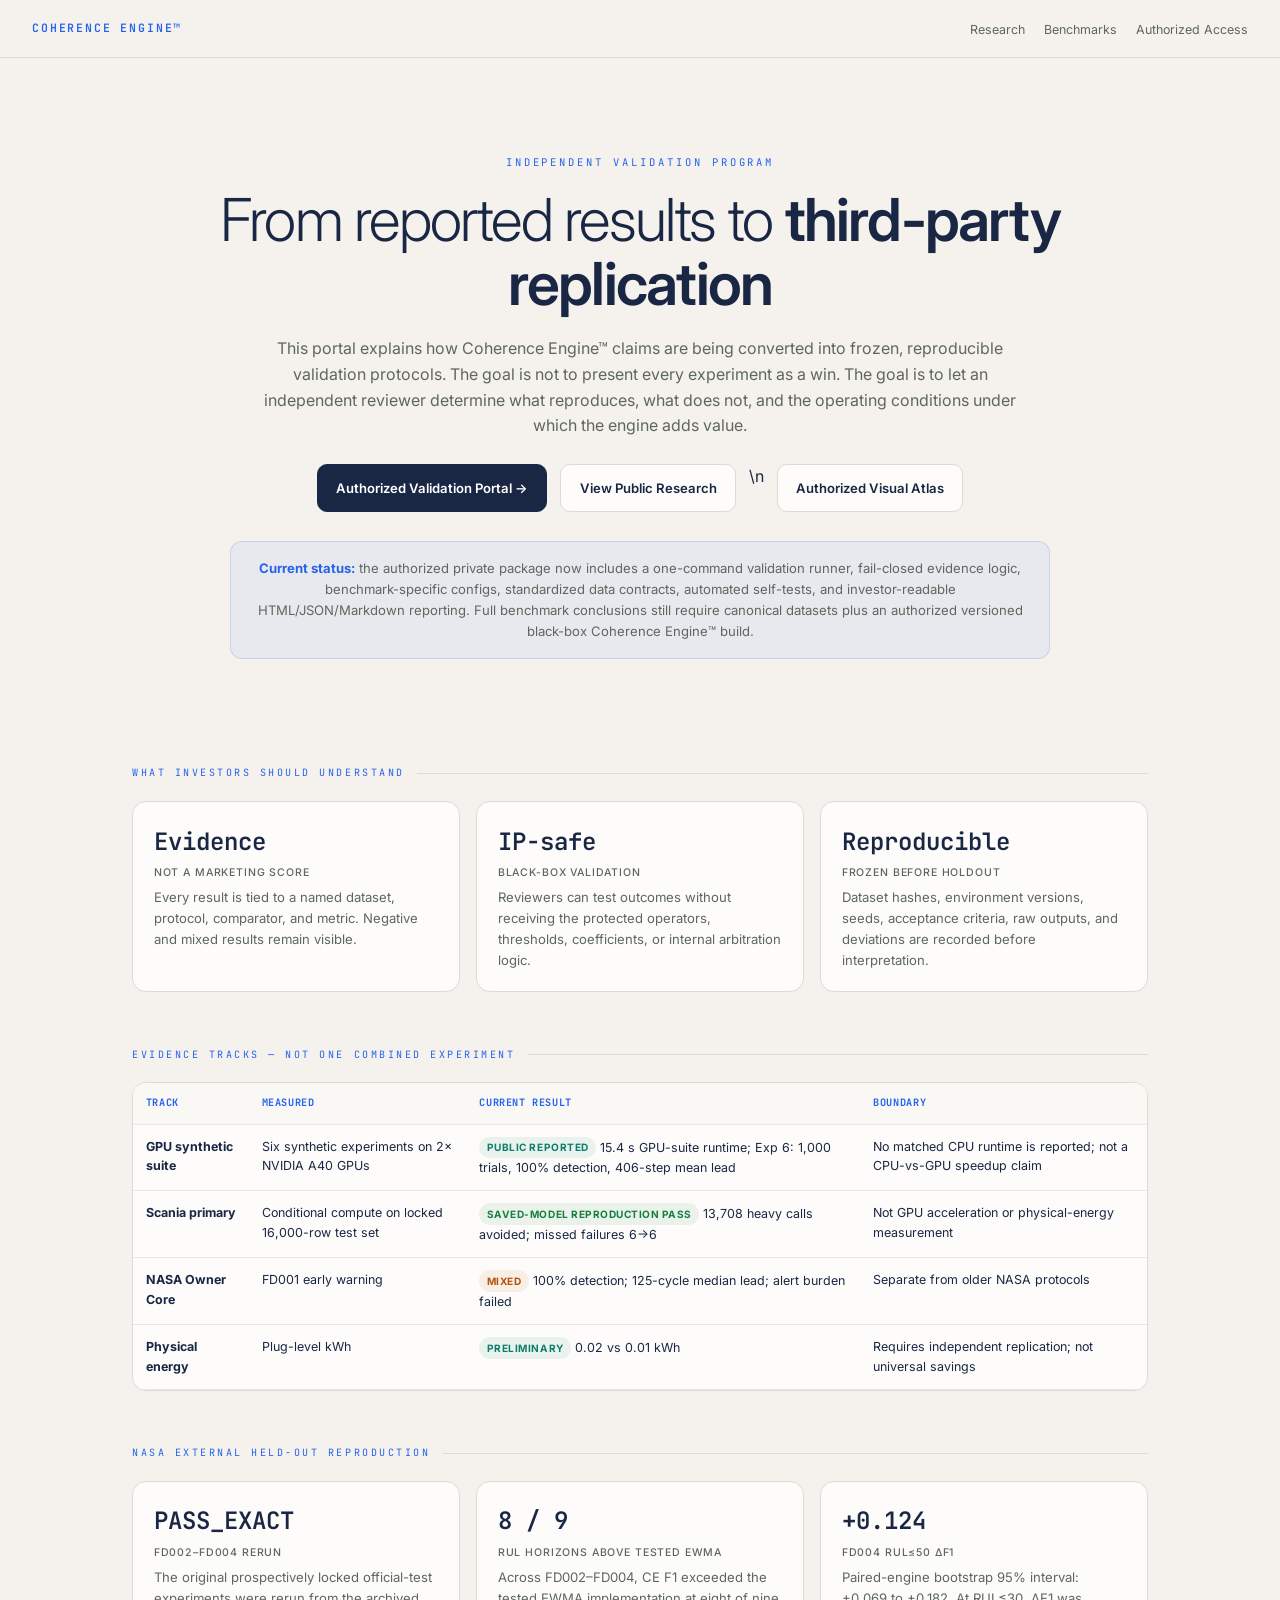
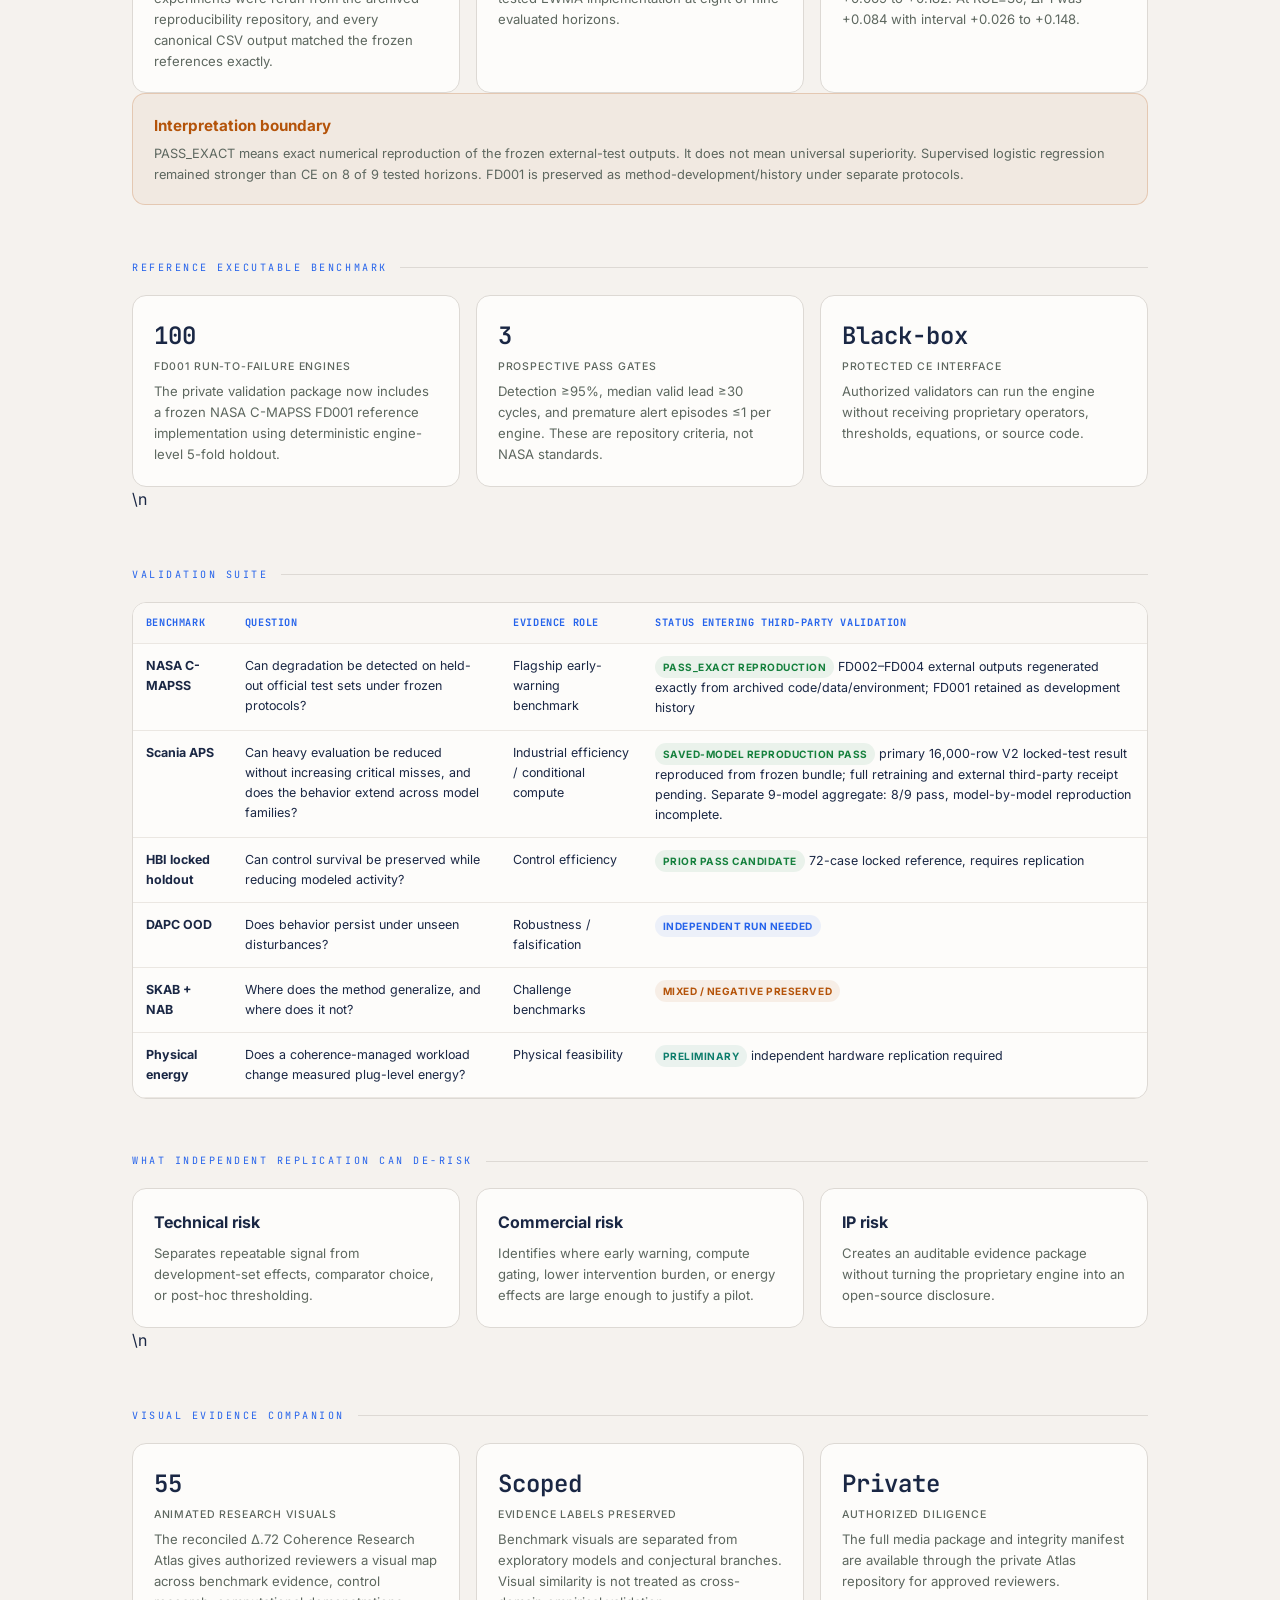
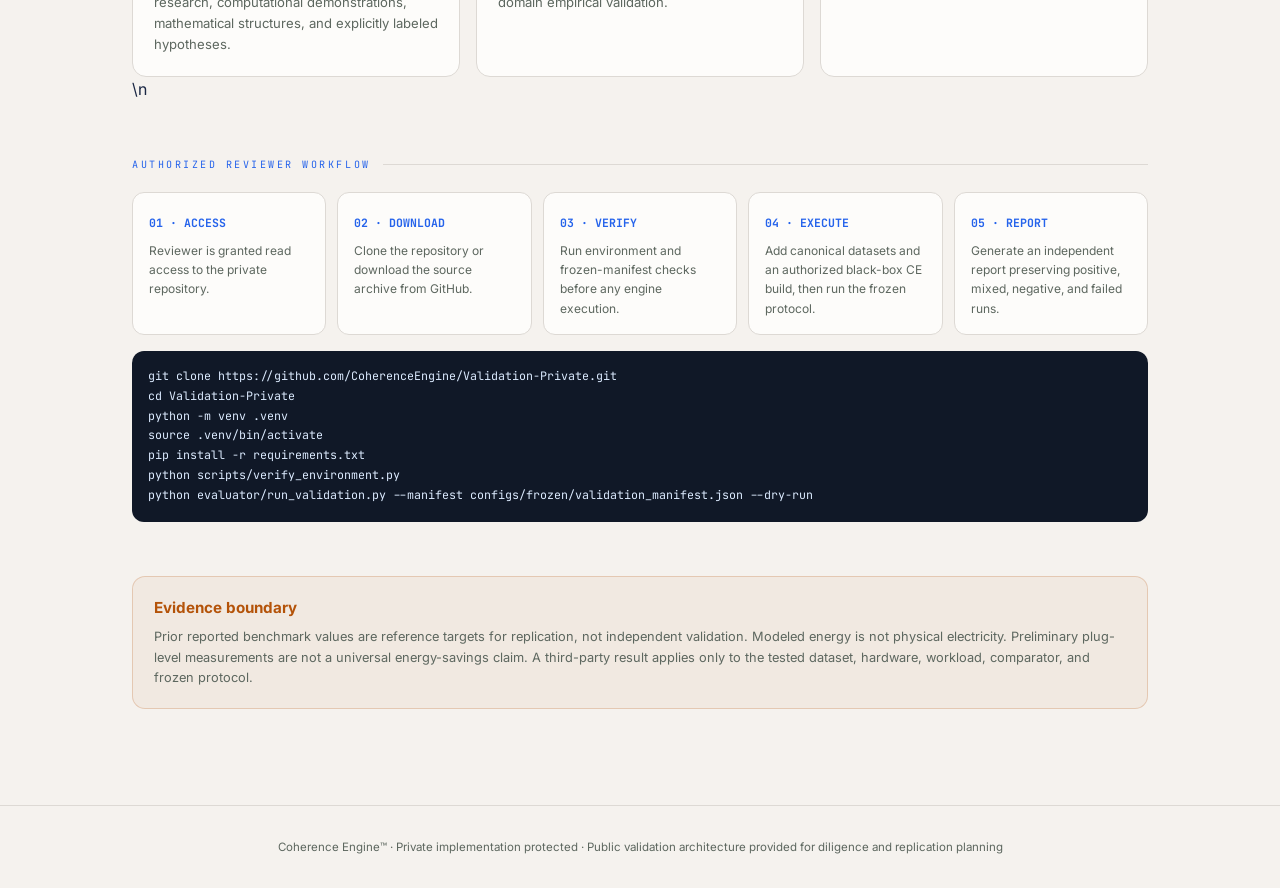
<file: r/validation/index.html>
<!DOCTYPE html>
<html lang="en">
<head>
<meta charset="UTF-8">
<meta name="viewport" content="width=device-width, initial-scale=1.0">
<title>Coherence Engine™ Validation</title>
<meta name="description" content="Investor-facing overview of the Coherence Engine™ independent validation program, benchmark scope, evidence status, and authorized replication package.">
<link rel="preconnect" href="https://fonts.googleapis.com">
<link href="https://fonts.googleapis.com/css2?family=Inter:wght@300;400;500;600;700&family=JetBrains+Mono:wght@400;500;600&display=swap" rel="stylesheet">
<style>
*{box-sizing:border-box;margin:0;padding:0}
:root{--bg:#f5f2ee;--surface:#fdfcfa;--border:#ddd9d4;--text:#1a2744;--muted:#5d675f;--accent:#2563eb;--teal:#0d7d6c;--green:#15803d;--amber:#b45309;--red:#b91c1c}
html{scroll-behavior:smooth} body{font-family:Inter,-apple-system,BlinkMacSystemFont,system-ui,sans-serif;background:var(--bg);color:var(--text);line-height:1.6}
a{color:inherit}.nav{position:sticky;top:0;z-index:20;height:58px;padding:0 2rem;display:flex;align-items:center;justify-content:space-between;background:rgba(245,242,238,.95);backdrop-filter:blur(14px);border-bottom:1px solid var(--border)}
.brand{font-family:"JetBrains Mono",monospace;font-size:.72rem;font-weight:600;letter-spacing:.16em;text-transform:uppercase;color:var(--accent);text-decoration:none}.navlinks{display:flex;gap:1.2rem;list-style:none}.navlinks a{font-size:.78rem;color:var(--muted);text-decoration:none}.navlinks a:hover{color:var(--text)}
.hero{padding:96px 2rem 52px;text-align:center;max-width:980px;margin:auto}.eyebrow{font-family:"JetBrains Mono",monospace;color:var(--accent);font-size:.66rem;letter-spacing:.28em;text-transform:uppercase;margin-bottom:1.1rem}.hero h1{font-size:clamp(2.2rem,5vw,3.7rem);font-weight:300;line-height:1.08;letter-spacing:-.03em}.hero h1 strong{font-weight:600}.hero p{max-width:760px;margin:1.25rem auto 0;color:var(--muted);font-size:1rem}
.actions{margin-top:1.6rem;display:flex;gap:.8rem;justify-content:center;flex-wrap:wrap}.btn{display:inline-flex;align-items:center;justify-content:center;padding:.78rem 1.15rem;border-radius:10px;text-decoration:none;font-size:.82rem;font-weight:600;border:1px solid var(--border)}.btn.primary{background:var(--text);color:#fff;border-color:var(--text)}.btn.secondary{background:var(--surface);color:var(--text)}.btn:hover{transform:translateY(-1px)}
.statusline{max-width:820px;margin:1.8rem auto 0;padding:1rem 1.2rem;background:rgba(37,99,235,.06);border:1px solid rgba(37,99,235,.18);border-radius:12px;color:var(--muted);font-size:.82rem}.statusline strong{color:var(--accent)}
main{max-width:1080px;margin:auto;padding:0 2rem 6rem}.section{margin-top:3.4rem}.label{font-family:"JetBrains Mono",monospace;font-size:.63rem;letter-spacing:.25em;text-transform:uppercase;color:var(--accent);display:flex;align-items:center;gap:.8rem;margin-bottom:1.2rem}.label:after{content:"";height:1px;background:var(--border);flex:1}
.grid{display:grid;grid-template-columns:repeat(3,minmax(0,1fr));gap:1rem}.card{background:var(--surface);border:1px solid var(--border);border-radius:14px;padding:1.3rem}.card h2{font-size:1rem;margin-bottom:.45rem}.card p,.card li{font-size:.82rem;color:var(--muted)}.card ul{padding-left:1rem;margin-top:.5rem}
.kpi{font-family:"JetBrains Mono",monospace;font-size:1.5rem;font-weight:600;margin-bottom:.3rem}.kpi small{display:block;font-family:Inter,sans-serif;font-size:.66rem;color:var(--muted);font-weight:500;letter-spacing:.08em;text-transform:uppercase;margin-top:.25rem}
.tablewrap{overflow:auto;background:var(--surface);border:1px solid var(--border);border-radius:14px}table{width:100%;border-collapse:collapse;font-size:.78rem}th,td{text-align:left;padding:.75rem .8rem;border-bottom:1px solid #ebe7e2;vertical-align:top}th{font-family:"JetBrains Mono",monospace;font-size:.64rem;color:var(--accent);text-transform:uppercase;letter-spacing:.06em;background:#faf8f5}
.badge{display:inline-block;padding:.18rem .48rem;border-radius:999px;font-size:.63rem;font-weight:700;letter-spacing:.05em;text-transform:uppercase}.pass{color:var(--green);background:rgba(21,128,61,.08)}.positive{color:var(--teal);background:rgba(13,125,108,.08)}.mixed{color:var(--amber);background:rgba(180,83,9,.08)}.pending{color:var(--accent);background:rgba(37,99,235,.08)}
.flow{display:grid;grid-template-columns:repeat(5,minmax(0,1fr));gap:.7rem}.step{background:var(--surface);border:1px solid var(--border);border-radius:12px;padding:1rem}.step b{font-family:"JetBrains Mono",monospace;color:var(--accent);font-size:.72rem}.step p{font-size:.75rem;color:var(--muted);margin-top:.4rem}
.notice{padding:1.2rem 1.3rem;border-radius:13px;background:rgba(180,83,9,.05);border:1px solid rgba(180,83,9,.22)}.notice h2{font-size:.95rem;color:var(--amber);margin-bottom:.4rem}.notice p{font-size:.8rem;color:var(--muted)}
pre{margin-top:1rem;padding:1rem;border-radius:12px;background:#101827;color:#dbeafe;overflow:auto;font-family:"JetBrains Mono",monospace;font-size:.73rem;line-height:1.7}
footer{border-top:1px solid var(--border);padding:2rem;text-align:center;color:var(--muted);font-size:.72rem}
@media(max-width:820px){.grid{grid-template-columns:1fr}.flow{grid-template-columns:1fr 1fr}.nav{padding:0 1rem}.navlinks li:first-child{display:none}main{padding-left:1rem;padding-right:1rem}.hero{padding-left:1rem;padding-right:1rem}}
@media(max-width:520px){.flow{grid-template-columns:1fr}}
</style>
</head>
<body>
<nav class="nav">
<a class="brand" href="../../">Coherence Engine™</a>
<ul class="navlinks">
<li><a href="../research/">Research</a></li>
<li><a href="#benchmarks">Benchmarks</a></li>
<li><a href="#access">Authorized Access</a></li>
</ul>
</nav>
<header class="hero">
<div class="eyebrow">Independent Validation Program</div>
<h1>From reported results to <strong>third-party replication</strong></h1>
<p>This portal explains how Coherence Engine™ claims are being converted into frozen, reproducible validation protocols. The goal is not to present every experiment as a win. The goal is to let an independent reviewer determine what reproduces, what does not, and the operating conditions under which the engine adds value.</p>
<div class="actions">
<a class="btn primary" href="https://github.com/CoherenceEngine/Validation-Private">Authorized Validation Portal →</a>
<a class="btn secondary" href="../research/">View Public Research</a>\n<a class="btn secondary" href="https://github.com/CoherenceEngine/Atlas">Authorized Visual Atlas</a>
</div>
<div class="statusline"><strong>Current status:</strong> the authorized private package now includes a one-command validation runner, fail-closed evidence logic, benchmark-specific configs, standardized data contracts, automated self-tests, and investor-readable HTML/JSON/Markdown reporting. Full benchmark conclusions still require canonical datasets plus an authorized versioned black-box Coherence Engine™ build.</div>
</header>
<main>
<section class="section">
<div class="label">What investors should understand</div>
<div class="grid">
<div class="card"><div class="kpi">Evidence<small>Not a marketing score</small></div><p>Every result is tied to a named dataset, protocol, comparator, and metric. Negative and mixed results remain visible.</p></div>
<div class="card"><div class="kpi">IP-safe<small>Black-box validation</small></div><p>Reviewers can test outcomes without receiving the protected operators, thresholds, coefficients, or internal arbitration logic.</p></div>
<div class="card"><div class="kpi">Reproducible<small>Frozen before holdout</small></div><p>Dataset hashes, environment versions, seeds, acceptance criteria, raw outputs, and deviations are recorded before interpretation.</p></div>
</div>
</section>


<section class="section">
<div class="label">Evidence tracks — not one combined experiment</div>
<div class="tablewrap"><table>
<thead><tr><th>Track</th><th>Measured</th><th>Current result</th><th>Boundary</th></tr></thead><tbody>
<tr><td><strong>GPU synthetic suite</strong></td><td>Six synthetic experiments on 2× NVIDIA A40 GPUs</td><td><span class="badge positive">Public reported</span> 15.4 s GPU-suite runtime; Exp 6: 1,000 trials, 100% detection, 406-step mean lead</td><td>No matched CPU runtime is reported; not a CPU-vs-GPU speedup claim</td></tr>
<tr><td><strong>Scania primary</strong></td><td>Conditional compute on locked 16,000-row test set</td><td><span class="badge pass">Saved-model reproduction PASS</span> 13,708 heavy calls avoided; missed failures 6→6</td><td>Not GPU acceleration or physical-energy measurement</td></tr>
<tr><td><strong>NASA Owner Core</strong></td><td>FD001 early warning</td><td><span class="badge mixed">MIXED</span> 100% detection; 125-cycle median lead; alert burden failed</td><td>Separate from older NASA protocols</td></tr>
<tr><td><strong>Physical energy</strong></td><td>Plug-level kWh</td><td><span class="badge positive">Preliminary</span> 0.02 vs 0.01 kWh</td><td>Requires independent replication; not universal savings</td></tr>
</tbody></table></div>
</section>
<section class="section">
<div class="label">NASA external held-out reproduction</div>
<div class="grid">
<div class="card"><div class="kpi">PASS_EXACT<small>FD002–FD004 rerun</small></div><p>The original prospectively locked official-test experiments were rerun from the archived reproducibility repository, and every canonical CSV output matched the frozen references exactly.</p></div>
<div class="card"><div class="kpi">8 / 9<small>RUL horizons above tested EWMA</small></div><p>Across FD002–FD004, CE F1 exceeded the tested EWMA implementation at eight of nine evaluated horizons.</p></div>
<div class="card"><div class="kpi">+0.124<small>FD004 RUL≤50 ΔF1</small></div><p>Paired-engine bootstrap 95% interval: +0.069 to +0.182. At RUL≤30, ΔF1 was +0.084 with interval +0.026 to +0.148.</p></div>
</div>
<div class="notice"><h2>Interpretation boundary</h2><p>PASS_EXACT means exact numerical reproduction of the frozen external-test outputs. It does not mean universal superiority. Supervised logistic regression remained stronger than CE on 8 of 9 tested horizons. FD001 is preserved as method-development/history under separate protocols.</p></div>
</section>
<section class="section">
<div class="label">Reference executable benchmark</div>
<div class="grid">
<div class="card"><div class="kpi">100<small>FD001 run-to-failure engines</small></div><p>The private validation package now includes a frozen NASA C-MAPSS FD001 reference implementation using deterministic engine-level 5-fold holdout.</p></div>
<div class="card"><div class="kpi">3<small>Prospective PASS gates</small></div><p>Detection ≥95%, median valid lead ≥30 cycles, and premature alert episodes ≤1 per engine. These are repository criteria, not NASA standards.</p></div>
<div class="card"><div class="kpi">Black-box<small>Protected CE interface</small></div><p>Authorized validators can run the engine without receiving proprietary operators, thresholds, equations, or source code.</p></div>
</div>
</section>
\n<section class="section" id="benchmarks">
<div class="label">Validation suite</div>
<div class="tablewrap"><table>
<thead><tr><th>Benchmark</th><th>Question</th><th>Evidence role</th><th>Status entering third-party validation</th></tr></thead>
<tbody>
<tr><td><strong>NASA C-MAPSS</strong></td><td>Can degradation be detected on held-out official test sets under frozen protocols?</td><td>Flagship early-warning benchmark</td><td><span class="badge pass">PASS_EXACT reproduction</span> FD002–FD004 external outputs regenerated exactly from archived code/data/environment; FD001 retained as development history</td></tr>
<tr><td><strong>Scania APS</strong></td><td>Can heavy evaluation be reduced without increasing critical misses, and does the behavior extend across model families?</td><td>Industrial efficiency / conditional compute</td><td><span class="badge pass">Saved-model reproduction PASS</span> primary 16,000-row V2 locked-test result reproduced from frozen bundle; full retraining and external third-party receipt pending. Separate 9-model aggregate: 8/9 pass, model-by-model reproduction incomplete.</td></tr>
<tr><td><strong>HBI locked holdout</strong></td><td>Can control survival be preserved while reducing modeled activity?</td><td>Control efficiency</td><td><span class="badge pass">Prior pass candidate</span> 72-case locked reference, requires replication</td></tr>
<tr><td><strong>DAPC OOD</strong></td><td>Does behavior persist under unseen disturbances?</td><td>Robustness / falsification</td><td><span class="badge pending">Independent run needed</span></td></tr>
<tr><td><strong>SKAB + NAB</strong></td><td>Where does the method generalize, and where does it not?</td><td>Challenge benchmarks</td><td><span class="badge mixed">Mixed / negative preserved</span></td></tr>
<tr><td><strong>Physical energy</strong></td><td>Does a coherence-managed workload change measured plug-level energy?</td><td>Physical feasibility</td><td><span class="badge positive">Preliminary</span> independent hardware replication required</td></tr>
</tbody>
</table></div>
</section>

<section class="section">
<div class="label">What independent replication can de-risk</div>
<div class="grid">
<div class="card"><h2>Technical risk</h2><p>Separates repeatable signal from development-set effects, comparator choice, or post-hoc thresholding.</p></div>
<div class="card"><h2>Commercial risk</h2><p>Identifies where early warning, compute gating, lower intervention burden, or energy effects are large enough to justify a pilot.</p></div>
<div class="card"><h2>IP risk</h2><p>Creates an auditable evidence package without turning the proprietary engine into an open-source disclosure.</p></div>
</div>
</section>

\n<section class="section"><div class="label">Visual evidence companion</div><div class="grid"><div class="card"><div class="kpi">55<small>Animated research visuals</small></div><p>The reconciled Δ.72 Coherence Research Atlas gives authorized reviewers a visual map across benchmark evidence, control research, computational demonstrations, mathematical structures, and explicitly labeled hypotheses.</p></div><div class="card"><div class="kpi">Scoped<small>Evidence labels preserved</small></div><p>Benchmark visuals are separated from exploratory models and conjectural branches. Visual similarity is not treated as cross-domain empirical validation.</p></div><div class="card"><div class="kpi">Private<small>Authorized diligence</small></div><p>The full media package and integrity manifest are available through the private Atlas repository for approved reviewers.</p></div></div></section>\n<section class="section" id="access">
<div class="label">Authorized reviewer workflow</div>
<div class="flow">
<div class="step"><b>01 · ACCESS</b><p>Reviewer is granted read access to the private repository.</p></div>
<div class="step"><b>02 · DOWNLOAD</b><p>Clone the repository or download the source archive from GitHub.</p></div>
<div class="step"><b>03 · VERIFY</b><p>Run environment and frozen-manifest checks before any engine execution.</p></div>
<div class="step"><b>04 · EXECUTE</b><p>Add canonical datasets and an authorized black-box CE build, then run the frozen protocol.</p></div>
<div class="step"><b>05 · REPORT</b><p>Generate an independent report preserving positive, mixed, negative, and failed runs.</p></div>
</div>
<pre>git clone https://github.com/CoherenceEngine/Validation-Private.git
cd Validation-Private
python -m venv .venv
source .venv/bin/activate
pip install -r requirements.txt
python scripts/verify_environment.py
python evaluator/run_validation.py --manifest configs/frozen/validation_manifest.json --dry-run</pre>
</section>

<section class="section">
<div class="notice">
<h2>Evidence boundary</h2>
<p>Prior reported benchmark values are reference targets for replication, not independent validation. Modeled energy is not physical electricity. Preliminary plug-level measurements are not a universal energy-savings claim. A third-party result applies only to the tested dataset, hardware, workload, comparator, and frozen protocol.</p>
</div>
</section>
</main>
<footer>Coherence Engine™ · Private implementation protected · Public validation architecture provided for diligence and replication planning</footer>
</body>
</html>
</file>
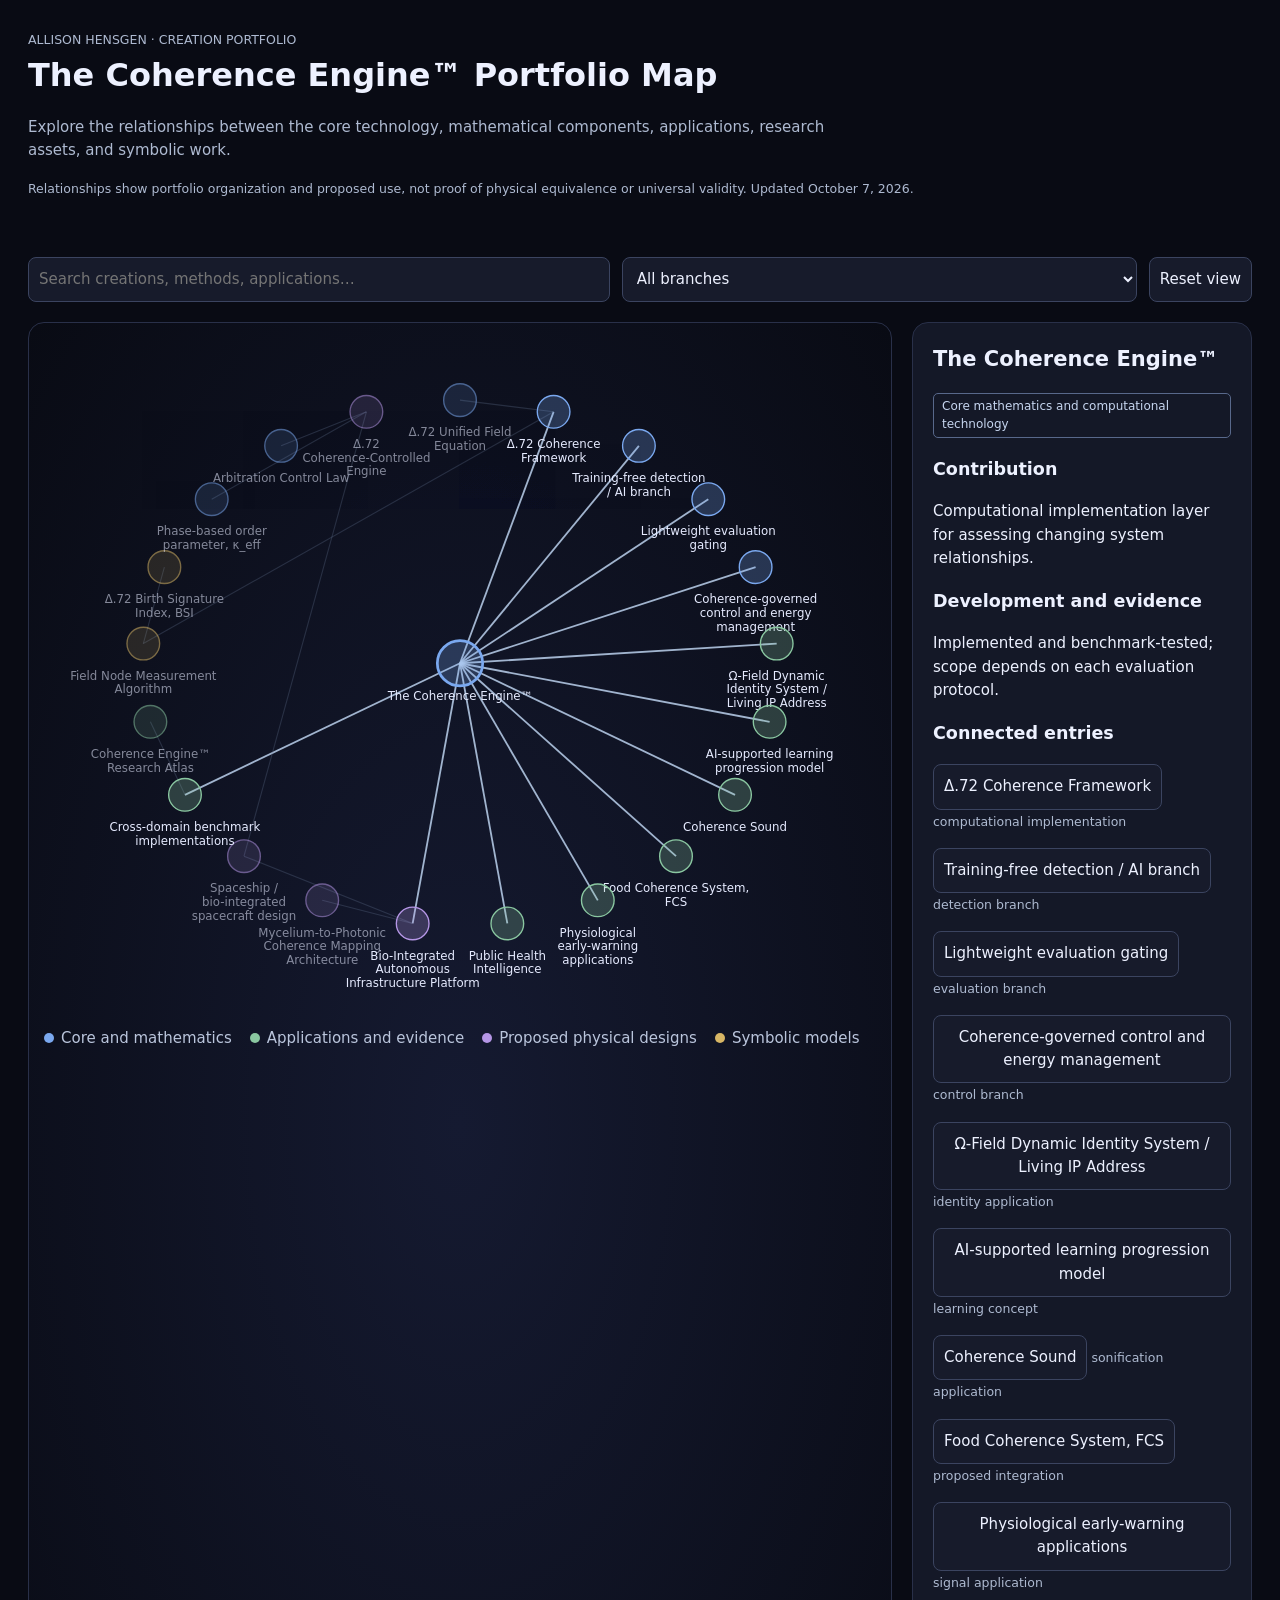
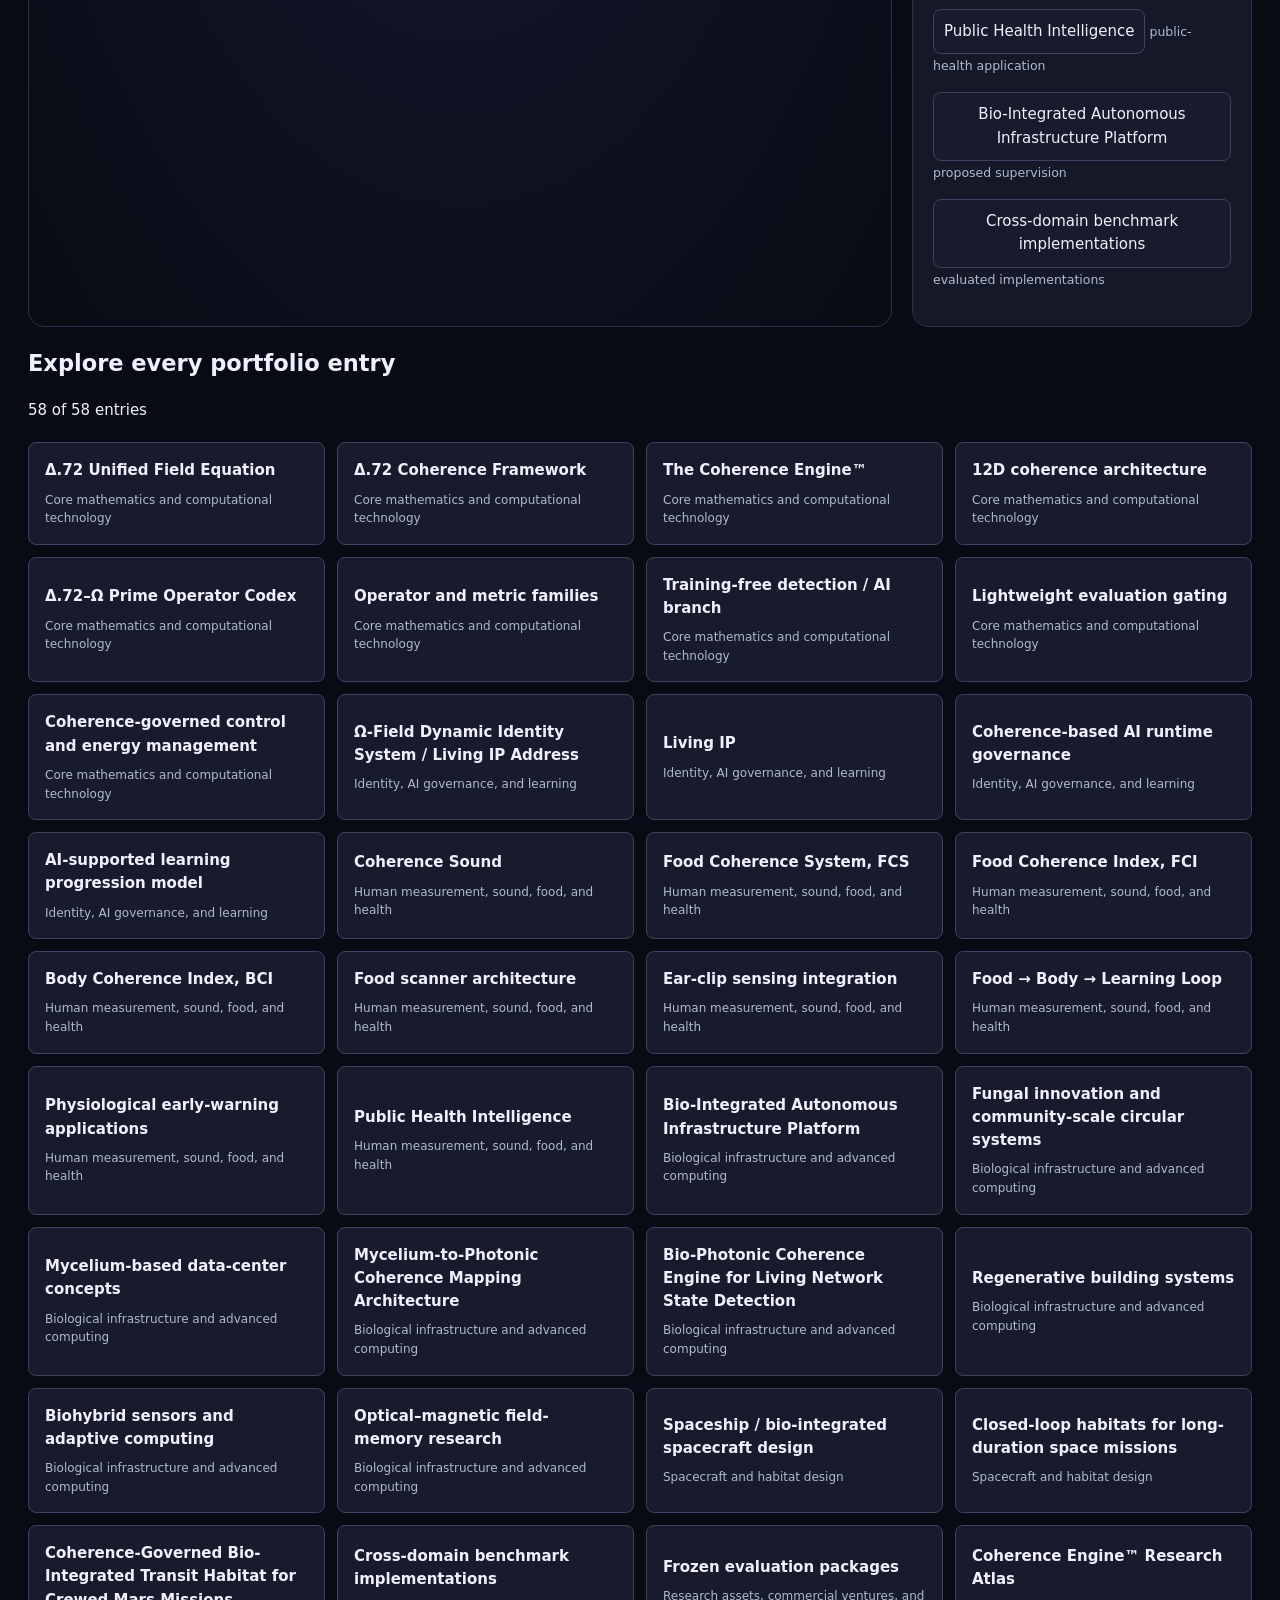
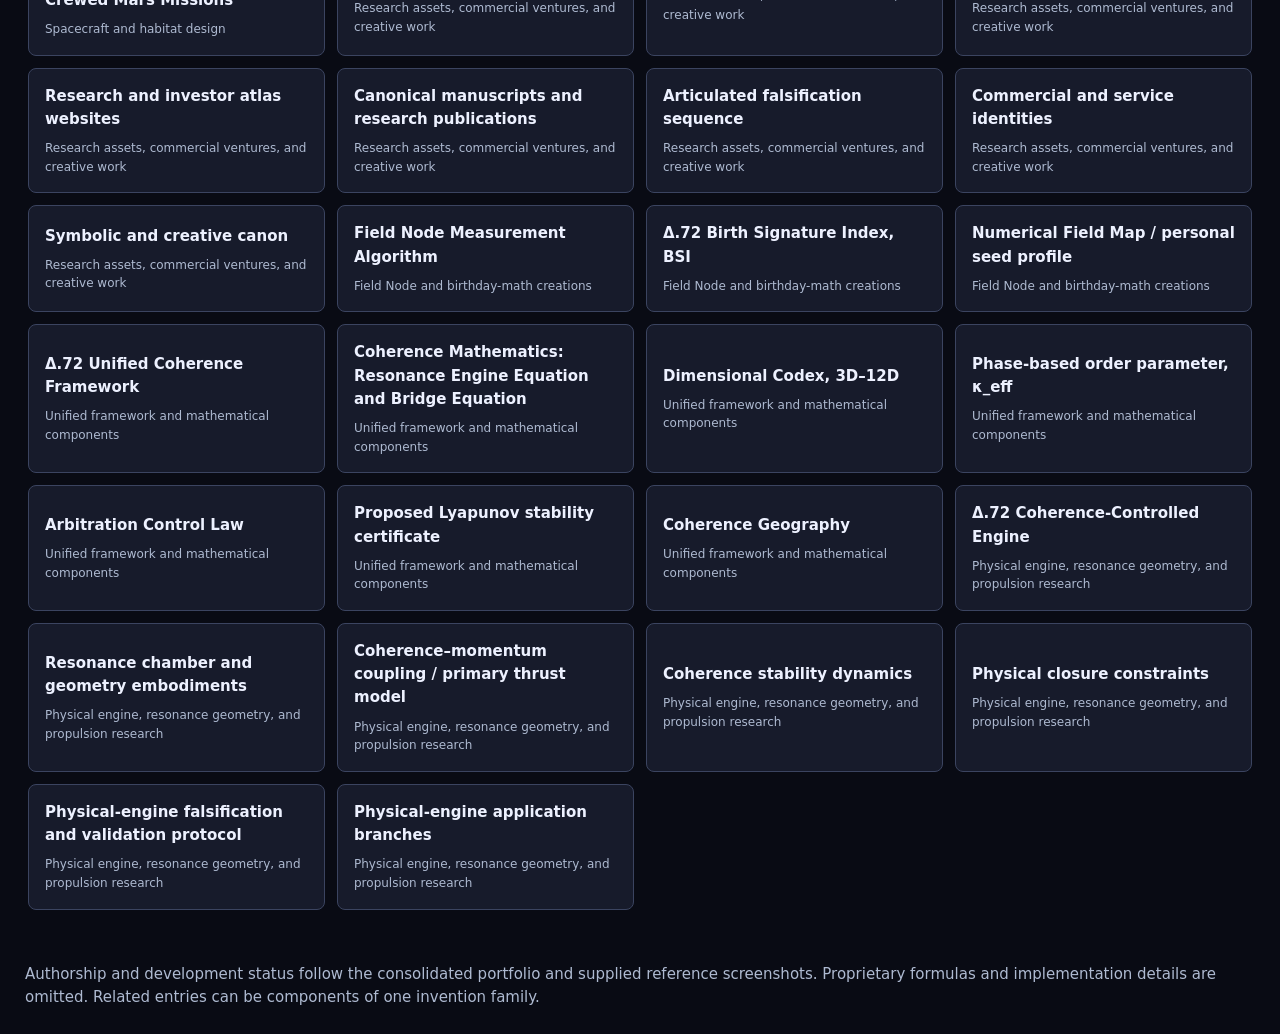
<file: map.html>
<!doctype html>
<html lang="en"><head><meta charset="utf-8"><meta name="viewport" content="width=device-width,initial-scale=1"><title>Allison Hensgen | Coherence Engine Portfolio Map</title>
<style>
*{box-sizing:border-box}body{margin:0;background:#090b14;color:#edf1ff;font:15px/1.55 system-ui,sans-serif}header,main{max-width:1440px;margin:auto;padding:28px}h1{font-size:32px;margin:0}header p{color:#aebad1;max-width:850px}small{color:#aebad1}input,select,button{font:inherit;background:#171b2b;color:#edf1ff;border:1px solid #3b4460;border-radius:8px;padding:10px}button{cursor:pointer}button:focus-visible,input:focus-visible,select:focus-visible{outline:3px solid #b9caff}.controls{display:flex;gap:12px;flex-wrap:wrap;margin-bottom:20px}.controls input{flex:1;min-width:200px}.layout{display:grid;grid-template-columns:minmax(0,1fr) 340px;gap:20px}.graph{min-width:0;border:1px solid #293049;border-radius:16px;overflow:hidden;background:radial-gradient(ellipse at center,#151a31,#090b14)}svg{width:100%;display:block}svg text{fill:#e6ebff;font:13px system-ui}svg .edge{stroke:#657694;stroke-width:1.2;opacity:.3}svg .node{cursor:pointer}svg .node:focus{outline:none}svg .node:focus circle{stroke:white;stroke-width:4}.panel{padding:20px;background:#141827;border:1px solid #293049;border-radius:16px}.panel h2{margin-top:0;font-size:21px}.tag{display:inline-block;border:1px solid #58688b;border-radius:5px;padding:3px 8px;color:#c6d5ef;font-size:12px}.legend{display:flex;gap:18px;flex-wrap:wrap;padding:15px;color:#bac5dc}.dot{display:inline-block;width:10px;height:10px;border-radius:50%;margin-right:7px}.entries{display:grid;grid-template-columns:repeat(auto-fit,minmax(270px,1fr));gap:12px;margin-top:20px}.entry{text-align:left;display:block;padding:16px;height:100%}.entry strong{display:block}.entry span{display:block;color:#aebad1;font-size:12px;margin-top:8px}footer{padding:25px;color:#aebad1}.empty{padding:18px}.active{border-color:#a5c7ff}a{color:#bdd6ff}@media(max-width:850px){.layout{grid-template-columns:1fr}header,main{padding:18px}h1{font-size:26px}.panel{min-height:0}}
</style></head><body><header><small>ALLISON HENSGEN · CREATION PORTFOLIO</small><h1>The Coherence Engine™ Portfolio Map</h1><p>Explore the relationships between the core technology, mathematical components, applications, research assets, and symbolic work.</p><small>Relationships show portfolio organization and proposed use, not proof of physical equivalence or universal validity. Updated October 7, 2026.</small></header><main>
<div class="controls"><input id="search" type="search" aria-label="Search portfolio" placeholder="Search creations, methods, applications…"><select id="filter" aria-label="Filter portfolio"><option value="">All branches</option></select><button id="reset" type="button">Reset view</button></div>
<div class="layout"><section class="graph" aria-label="Interactive portfolio relationships"><svg id="map" viewBox="0 0 950 760" role="img" aria-label="Portfolio graph. Select a node or use the searchable entries below."></svg><div class="legend"><span><i class="dot" style="background:#7aa8ef"></i>Core and mathematics</span><span><i class="dot" style="background:#8ac7a1"></i>Applications and evidence</span><span><i class="dot" style="background:#b596e6"></i>Proposed physical designs</span><span><i class="dot" style="background:#d7b665"></i>Symbolic models</span></div></section><aside class="panel" id="detail" aria-live="polite"></aside></div>
<h2>Explore every portfolio entry</h2><p id="count"></p><div class="entries" id="entries"></div></main><footer>Authorship and development status follow the consolidated portfolio and supplied reference screenshots. Proprietary formulas and implementation details are omitted. Related entries can be components of one invention family.</footer>
<script>
const data=[{"id": "n0_0", "name": "Δ.72 Unified Field Equation", "description": "Authored mathematical formulation within the core IP, documented in canonical work dated October 9, 2025.", "status": "Authored formulation. Evidence attaches to the specific implemented forms tested; universal physical-law status is not established.", "category": "Core mathematics and computational technology"}, {"id": "n0_1", "name": "Δ.72 Coherence Framework", "description": "Definitions and relational framework for stability, drift, instability, breakdown, and recovery across systems.", "status": "Developed framework with computational implementations and benchmark work.", "category": "Core mathematics and computational technology"}, {"id": "n0_2", "name": "The Coherence Engine™", "description": "Computational implementation layer for assessing changing system relationships.", "status": "Implemented and benchmark-tested; scope depends on each evaluation protocol.", "category": "Core mathematics and computational technology"}, {"id": "n0_3", "name": "12D coherence architecture", "description": "Multidimensional representation within the framework.", "status": "Developed architecture; validation is claim-specific.", "category": "Core mathematics and computational technology"}, {"id": "n0_4", "name": "Δ.72–Ω Prime Operator Codex", "description": "Organized operator family and mathematical definitions.", "status": "Authored; implementation maturity varies.", "category": "Core mathematics and computational technology"}, {"id": "n0_5", "name": "Operator and metric families", "description": "Flower Return, Memory-of-Attractor, Bounded Distortion, Coherence Deficit, Arbitration Operator, Harmonic Closure, DIS, DMI, SAI, and related recovery constructs.", "status": "Defined methods, with implemented and partially implemented components.", "category": "Core mathematics and computational technology"}, {"id": "n0_6", "name": "Training-free detection / AI branch", "description": "Detection implementations evaluating system change without fitting a task-specific model.", "status": "Benchmarked under specific protocols; broader AI capability claims require separate tests.", "category": "Core mathematics and computational technology"}, {"id": "n0_7", "name": "Lightweight evaluation gating", "description": "Screening layer deciding when heavier evaluation is needed.", "status": "Internally benchmark-tested.", "category": "Core mathematics and computational technology"}, {"id": "n0_8", "name": "Coherence-governed control and energy management", "description": "Intervention strategies responding to measured system state.", "status": "Simulation/controller tests and separate physical power-meter experiments.", "category": "Core mathematics and computational technology"}, {"id": "n1_0", "name": "Ω-Field Dynamic Identity System / Living IP Address", "description": "Dynamic identity architecture addressing continuity and proof of presence.", "status": "Authored system architecture.", "category": "Identity, AI governance, and learning"}, {"id": "n1_1", "name": "Living IP", "description": "Application of changing system state to identity and trust.", "status": "Developed concept/application branch; overlaps with the Ω-Field identity system.", "category": "Identity, AI governance, and learning"}, {"id": "n1_2", "name": "Coherence-based AI runtime governance", "description": "Engine-based assessment supporting evaluation, intervention, and recovery decisions in AI operation.", "status": "Application architecture supported by related computational work.", "category": "Identity, AI governance, and learning"}, {"id": "n1_3", "name": "AI-supported learning progression model", "description": "Progression through retention, transfer, error correction, independent application, stability, and decreasing AI dependence.", "status": "Developed learning concept and partner brief.", "category": "Identity, AI governance, and learning"}, {"id": "n2_0", "name": "Coherence Sound", "description": "Human signal-to-sound architecture, circuit/sensor layout, computational sonification, and prototype packages.", "status": "v0.1 simulation and H1 hardware-ready package recorded. H0 camera experiments have separate run reports; their physiological findings are not asserted in this inventory.", "category": "Human measurement, sound, food, and health"}, {"id": "n2_1", "name": "Food Coherence System, FCS", "description": "Food measurement, individual response, and an iterative digital learning platform.", "status": "Authored research framework, including collaborative papers; full platform validation is pending.", "category": "Human measurement, sound, food, and health"}, {"id": "n2_2", "name": "Food Coherence Index, FCI", "description": "Proposed food measurement construct within FCS.", "status": "Proposed; requires measurement validation.", "category": "Human measurement, sound, food, and health"}, {"id": "n2_3", "name": "Body Coherence Index, BCI", "description": "Proposed construct for assessing individual bodily responses.", "status": "Proposed; requires validation.", "category": "Human measurement, sound, food, and health"}, {"id": "n2_4", "name": "Food scanner architecture", "description": "Measurement-device design and staged reference-testing pathway.", "status": "Design/development branch; external prototype reports are separate from Allison’s own build status.", "category": "Human measurement, sound, food, and health"}, {"id": "n2_5", "name": "Ear-clip sensing integration", "description": "Wearable sensing component connecting individual responses to FCS.", "status": "Device concept; sensing, stimulation, and treatment embodiments require separate assessment.", "category": "Human measurement, sound, food, and health"}, {"id": "n2_6", "name": "Food → Body → Learning Loop", "description": "Feedback architecture linking measurements, responses, and learning.", "status": "Authored platform concept.", "category": "Human measurement, sound, food, and health"}, {"id": "n2_7", "name": "Physiological early-warning applications", "description": "Engine applications to ECG, arrhythmia, and seizure-related signals.", "status": "Benchmark work and reported results; clinical validation remains separate.", "category": "Human measurement, sound, food, and health"}, {"id": "n2_8", "name": "Public Health Intelligence", "description": "Population-monitoring approach with silent trials, burden outcomes, equity analysis, and alert-burden assessment.", "status": "Research and pilot design.", "category": "Human measurement, sound, food, and health"}, {"id": "n3_0", "name": "Bio-Integrated Autonomous Infrastructure Platform", "description": "Biological substrates, sensors, computing, and coherence-governed supervision.", "status": "Authored platform design; completed physical prototype not established in this inventory.", "category": "Biological infrastructure and advanced computing"}, {"id": "n3_1", "name": "Fungal innovation and community-scale circular systems", "description": "Mycelium infrastructure connected to regenerative resource systems.", "status": "Authored application architecture.", "category": "Biological infrastructure and advanced computing"}, {"id": "n3_2", "name": "Mycelium-based data-center concepts", "description": "Biological substrate designs for computing infrastructure.", "status": "Research/design branch.", "category": "Biological infrastructure and advanced computing"}, {"id": "n3_3", "name": "Mycelium-to-Photonic Coherence Mapping Architecture", "description": "Proposed link between living-network measurements and photonic processing.", "status": "Proposed advanced embodiment.", "category": "Biological infrastructure and advanced computing"}, {"id": "n3_4", "name": "Bio-Photonic Coherence Engine for Living Network State Detection", "description": "Related architecture for interpreting living-network dynamics.", "status": "Proposed research branch; related to mycelium-to-photonic mapping.", "category": "Biological infrastructure and advanced computing"}, {"id": "n3_5", "name": "Regenerative building systems", "description": "Biological materials and adaptive monitoring applied to buildings.", "status": "Research and design work.", "category": "Biological infrastructure and advanced computing"}, {"id": "n3_6", "name": "Biohybrid sensors and adaptive computing", "description": "Biological sensing integrated with computational assessment.", "status": "Research branch.", "category": "Biological infrastructure and advanced computing"}, {"id": "n3_7", "name": "Optical–magnetic field-memory research", "description": "Hypotheses and tests concerning post-stimulus persistence, synchrony, drift, and recovery.", "status": "Experimental branch; retain negative results and distinguish optical detector tests from broader field-memory claims.", "category": "Biological infrastructure and advanced computing"}, {"id": "n4_0", "name": "Spaceship / bio-integrated spacecraft design", "description": "Broader spacecraft architecture combining biological subsystems, closed-loop resources, adaptive sensing, and Coherence Engine™ supervision.", "status": "Authored concept architecture under development. “Coherence-Governed Bio-Integrated Spacecraft” is a descriptive inventory label, not a confirmed original project title.", "category": "Spacecraft and habitat design"}, {"id": "n4_1", "name": "Closed-loop habitats for long-duration space missions", "description": "Habitat architecture connecting biological subsystems, resource management, and recovery supervision.", "status": "Proposed architecture.", "category": "Spacecraft and habitat design"}, {"id": "n4_2", "name": "Coherence-Governed Bio-Integrated Transit Habitat for Crewed Mars Missions", "description": "Specific crewed-transit habitat concept within the broader spacecraft vision.", "status": "Proposed mission concept; flight readiness, life support, and integrated spacecraft performance are not established.", "category": "Spacecraft and habitat design"}, {"id": "n5_0", "name": "Cross-domain benchmark implementations", "description": "Work involving NASA C-MAPSS, SKAB, MetroPT2, Scania APS, power, fraud, and physiological signals.", "status": "Computational research assets; each test has its own evidentiary status.", "category": "Research assets, commercial ventures, and creative work"}, {"id": "n5_1", "name": "Frozen evaluation packages", "description": "Locked thresholds, manifests, outputs, and preserved PASS/FAIL results.", "status": "Created validation assets, including negative-result packages.", "category": "Research assets, commercial ventures, and creative work"}, {"id": "n5_2", "name": "Coherence Engine™ Research Atlas", "description": "External evidence, comparators, falsifiers, prior art, and patent-watch organization.", "status": "Created research-control artifact.", "category": "Research assets, commercial ventures, and creative work"}, {"id": "n5_3", "name": "Research and investor atlas websites", "description": "Public and confidential diligence materials and portfolio presentation.", "status": "Created web assets; live deployment and current coverage require site-specific review.", "category": "Research assets, commercial ventures, and creative work"}, {"id": "n5_4", "name": "Canonical manuscripts and research publications", "description": "Manuscript bundles, papers, diagrams, and proposals, individually authored and collaborative.", "status": "Authored research assets; publication status is document-specific.", "category": "Research assets, commercial ventures, and creative work"}, {"id": "n5_5", "name": "Articulated falsification sequence", "description": "Baseline → prospective claim → falsifier → equal-resource comparison → consequence measure → reality return.", "status": "Research discipline; individual scientific practices are not claimed as newly invented.", "category": "Research assets, commercial ventures, and creative work"}, {"id": "n5_6", "name": "Commercial and service identities", "description": "RecoverMargins; RootWell & Star; Cohera.AI; GreenShe Remodeling; Boho Eco Boutique™.", "status": "Distinct commercial/application or legacy venture identities, with varying operating histories.", "category": "Research assets, commercial ventures, and creative work"}, {"id": "n5_7", "name": "Symbolic and creative canon", "description": "Solexia; AshaRei; Sovereign Witness; scrolls; portals; lattice language; broader Δ.72 symbolic canon.", "status": "Authored creative/philosophical work; empirical interpretations require separate evidence.", "category": "Research assets, commercial ventures, and creative work"}, {"id": "n6_0", "name": "Field Node Measurement Algorithm", "description": "Five-layer scoring model integrating numerology, astrology, lunar phase, geography, and timing. Defines coherence, intensity, activation, final node strength, and Power, Stable, Distortion, and Dormant classifications.", "status": "Authored computational specification shown in the supplied screenshots. Scores describe the model’s assigned inputs; physical-field measurement and predictive validity are not established.", "category": "Field Node and birthday-math creations"}, {"id": "n6_1", "name": "Δ.72 Birth Signature Index, BSI", "description": "Birthday-math structure combining month, day, year, and total-digit reductions, with authored interpretations. Allison’s recorded signature is 11–5–1–5.", "status": "Symbolic identity framework using reproducible arithmetic under specified reduction conventions. Interpretations are not empirically validated traits or outcomes.", "category": "Field Node and birthday-math creations"}, {"id": "n6_2", "name": "Numerical Field Map / personal seed profile", "description": "Integration of birth-date and name-derived values with additional symbolic layers into an individual profile and field-node representation.", "status": "Related embodiment in the same creation family. Screenshot profile records Life Path 11/2, Expression 1, Soul Urge 4, Personality 6, and Birthday 1.", "category": "Field Node and birthday-math creations"}, {"id": "n7_0", "name": "Δ.72 Unified Coherence Framework", "description": "Related framework document describing coherence arbitration and energy-momentum exchange. Screenshot credits Allison Louise Hensgen and Joel Thorarinson.", "status": "Authored framework document. Displayed coauthorship is preserved; it does not establish ownership of every component or of the separately owned computational engine.", "category": "Unified framework and mathematical components"}, {"id": "n7_1", "name": "Coherence Mathematics: Resonance Engine Equation and Bridge Equation", "description": "Named formulations appearing with twelve Prime Operators, tensor geometry, and harmonic closure theorems.", "status": "Documented mathematical components; full definitions and proofs require source-level review.", "category": "Unified framework and mathematical components"}, {"id": "n7_2", "name": "Dimensional Codex, 3D–12D", "description": "Named extension of the existing multidimensional architecture, including tensor geometry and symbolic Merkaba geometry.", "status": "Authored mathematical/symbolic architecture; physical interpretations require separate evidence.", "category": "Unified framework and mathematical components"}, {"id": "n7_3", "name": "Phase-based order parameter, κ_eff", "description": "Defined metric for phase alignment across selected channels or domains.", "status": "Mathematical metric distinct from Field Node symbolic scores. Sensor interpretation, channel selection, calibration, and cross-domain meaning require validation.", "category": "Unified framework and mathematical components"}, {"id": "n7_4", "name": "Arbitration Control Law", "description": "Optimization formulation balancing coherence objectives, constraint penalties, and control effort.", "status": "Proposed controller formulation; evaluated computational controllers have their own test protocols.", "category": "Unified framework and mathematical components"}, {"id": "n7_5", "name": "Proposed Lyapunov stability certificate", "description": "Candidate stability formulation for the control architecture.", "status": "Proof requires specified dynamics, assumptions, valid positivity conditions, and a verified derivative condition; the displayed expression alone is not a proof.", "category": "Unified framework and mathematical components"}, {"id": "n7_6", "name": "Coherence Geography", "description": "Named geographic research/application branch.", "status": "Record physical measurements separately from symbolic geographic and ley-line interpretations.", "category": "Unified framework and mathematical components"}, {"id": "n8_0", "name": "Δ.72 Coherence-Controlled Engine", "description": "Physical closed-loop architecture integrating sensor arrays, a coherence estimator, arbitration controller, actuators, resonance geometry, and feedback.", "status": "Authored engineering concept, distinct in evidence status from the implemented computational Coherence Engine™.", "category": "Physical engine, resonance geometry, and propulsion research"}, {"id": "n8_1", "name": "Resonance chamber and geometry embodiments", "description": "Proposed toroidal and mirrored tetrahedral enclosures, with crystal, conductive/dielectric, and magnetic components.", "status": "Proposed physical embodiments; operational hardware performance not established here.", "category": "Physical engine, resonance geometry, and propulsion research"}, {"id": "n8_2", "name": "Coherence–momentum coupling / primary thrust model", "description": "Hypothesis relating a coherence factor to specified momentum-flux channels, including photons, mass flow, thermal radiation, and electromagnetic interactions.", "status": "Mathematical hypothesis; thrust and efficiency effects require controlled physical measurements and complete momentum accounting.", "category": "Physical engine, resonance geometry, and propulsion research"}, {"id": "n8_3", "name": "Coherence stability dynamics", "description": "Proposed evolution equation involving target coherence, relaxation, and phase variance.", "status": "Defined model; predictive validity requires testing.", "category": "Physical engine, resonance geometry, and propulsion research"}, {"id": "n8_4", "name": "Physical closure constraints", "description": "Integration of electromagnetic, plasma/MHD, energy-balance, boundary, and topology requirements.", "status": "Engineering constraints using existing physical foundations; satisfaction must be demonstrated in each embodiment.", "category": "Physical engine, resonance geometry, and propulsion research"}, {"id": "n8_5", "name": "Physical-engine falsification and validation protocol", "description": "Proposed tests for efficiency, radiation pressure, plasma confinement, and thermal directionality, with independent coherence measurement and energy-accounting criteria.", "status": "Authored experimental protocol; a planned test is not a successful validation.", "category": "Physical engine, resonance geometry, and propulsion research"}, {"id": "n8_6", "name": "Physical-engine application branches", "description": "Electromagnetic propulsion, plasma confinement, renewable-energy synchronization, resonant photonic control, grid phase synchronization, and smart-building energy management.", "status": "Proposed uses of this physical architecture; application-specific evidence is required.", "category": "Physical engine, resonance geometry, and propulsion research"}];
const byId=Object.fromEntries(data.map(n=>[n.id,n]));
const keyIds=['n0_0','n0_1','n0_2','n0_6','n0_7','n0_8','n1_0','n1_3','n2_0','n2_1','n2_7','n2_8','n3_0','n3_3','n4_0','n5_0','n5_2','n6_0','n6_1','n7_3','n7_4','n8_0'];
const relations=[['n0_0','n0_1','mathematical component'],['n0_1','n0_2','computational implementation'],['n0_2','n0_6','detection branch'],['n0_2','n0_7','evaluation branch'],['n0_2','n0_8','control branch'],['n0_2','n1_0','identity application'],['n0_2','n1_3','learning concept'],['n0_2','n2_0','sonification application'],['n0_2','n2_1','proposed integration'],['n0_2','n2_7','signal application'],['n0_2','n2_8','public-health application'],['n0_2','n3_0','proposed supervision'],['n3_0','n3_3','advanced embodiment'],['n3_0','n4_0','habitat design branch'],['n0_2','n5_0','evaluated implementations'],['n5_0','n5_2','research organization'],['n6_1','n6_0','symbolic input layer'],['n0_1','n6_0','separate symbolic branch'],['n7_3','n8_0','proposed estimator'],['n7_4','n8_0','proposed controller'],['n8_0','n4_0','proposed physical-engine branch']];
const svg=document.getElementById('map'),detail=document.getElementById('detail'),search=document.getElementById('search'),filter=document.getElementById('filter');
let selected='n0_2'; const ns='http://www.w3.org/2000/svg';
function el(tag,attrs,parent){const e=document.createElementNS(ns,tag);Object.entries(attrs).forEach(([k,v])=>e.setAttribute(k,v));parent.appendChild(e);return e}
function color(n){return n.id.startsWith('n6_')?'#d7b665':n.id.startsWith('n8_')||n.id.startsWith('n4_')||n.id.startsWith('n3_')?'#b596e6':n.id.startsWith('n0_')||n.id.startsWith('n7_')?'#7aa8ef':'#8ac7a1'}
function matches(n){return (!filter.value||n.category===filter.value)&&[n.name,n.description,n.status].join(' ').toLowerCase().includes(search.value.toLowerCase())}
function draw(){svg.replaceChildren();const positions={n0_2:{x:475,y:375}};const other=keyIds.filter(id=>id!=='n0_2');other.forEach((id,i)=>{const a=i/other.length*Math.PI*2-Math.PI/2;positions[id]={x:475+350*Math.cos(a),y:375+290*Math.sin(a)}});const connected=new Set([selected]);relations.forEach(([a,b])=>{if(a===selected||b===selected){connected.add(a);connected.add(b)}});
relations.forEach(([a,b,label])=>{const p=positions[a],q=positions[b];const l=el('line',{x1:p.x,y1:p.y,x2:q.x,y2:q.y,class:'edge'},svg);if(a===selected||b===selected){l.style.opacity='.85';l.style.stroke='#bbd1ed';l.style.strokeWidth='2'}const title=el('title',{},l);title.textContent=label});
keyIds.forEach(id=>{const n=byId[id],p=positions[id];const g=el('g',{class:'node',role:'button',tabindex:0,'aria-label':n.name,transform:`translate(${p.x},${p.y})`},svg);g.style.opacity=matches(n)?(connected.has(id)?'1':'.55'):'.15';const title=el('title',{},g);title.textContent=n.name;el('circle',{r:id===selected?25:18,fill:color(n),'fill-opacity':'.25',stroke:color(n),'stroke-width':id===selected?3:1.5},g);const text=el('text',{'text-anchor':'middle',y:40},g);const words=n.name.split(' ');let lines=[''];words.forEach(w=>{if((lines[lines.length-1]+' '+w).length>23)lines.push(w);else lines[lines.length-1]+=(lines[lines.length-1]?' ':'')+w});lines.slice(0,3).forEach((line,i)=>{const t=el('tspan',{x:0,dy:i?15:0},text);t.textContent=line});g.addEventListener('click',()=>choose(id));g.addEventListener('keydown',e=>{if(e.key==='Enter'||e.key===' '){e.preventDefault();choose(id)}})});
}
function choose(id){selected=id;const n=byId[id];detail.replaceChildren();const h=document.createElement('h2');h.textContent=n.name;detail.appendChild(h);const tag=document.createElement('span');tag.className='tag';tag.textContent=n.category;detail.appendChild(tag);for(const [label,value] of [['Contribution',n.description],['Development and evidence',n.status]]){const h3=document.createElement('h3');h3.textContent=label;detail.appendChild(h3);const p=document.createElement('p');p.textContent=value;detail.appendChild(p)}const rel=relations.filter(([a,b])=>a===id||b===id);if(rel.length){const h3=document.createElement('h3');h3.textContent='Connected entries';detail.appendChild(h3);rel.forEach(([a,b,label])=>{const next=a===id?b:a;const p=document.createElement('p');const btt=document.createElement('button');btt.textContent=byId[next].name;btt.onclick=()=>choose(next);p.appendChild(btt);const s=document.createElement('small');s.textContent=' '+label;p.appendChild(s);detail.appendChild(p)})}draw()}
function list(){const host=document.getElementById('entries');host.replaceChildren();const items=data.filter(matches);document.getElementById('count').textContent=items.length+' of '+data.length+' entries';items.forEach(n=>{const b=document.createElement('button');b.className='entry';const strong=document.createElement('strong');strong.textContent=n.name;b.appendChild(strong);const span=document.createElement('span');span.textContent=n.category;b.appendChild(span);b.onclick=()=>{choose(n.id);detail.scrollIntoView({behavior:window.matchMedia('(prefers-reduced-motion: reduce)').matches?'auto':'smooth',block:'nearest'})};host.appendChild(b)});draw()}
[...new Set(data.map(n=>n.category))].forEach(c=>{const o=document.createElement('option');o.value=c;o.textContent=c;filter.appendChild(o)});search.oninput=list;filter.onchange=list;document.getElementById('reset').onclick=()=>{search.value='';filter.value='';choose('n0_2');list()};choose(selected);list();
</script></body></html>
</file>
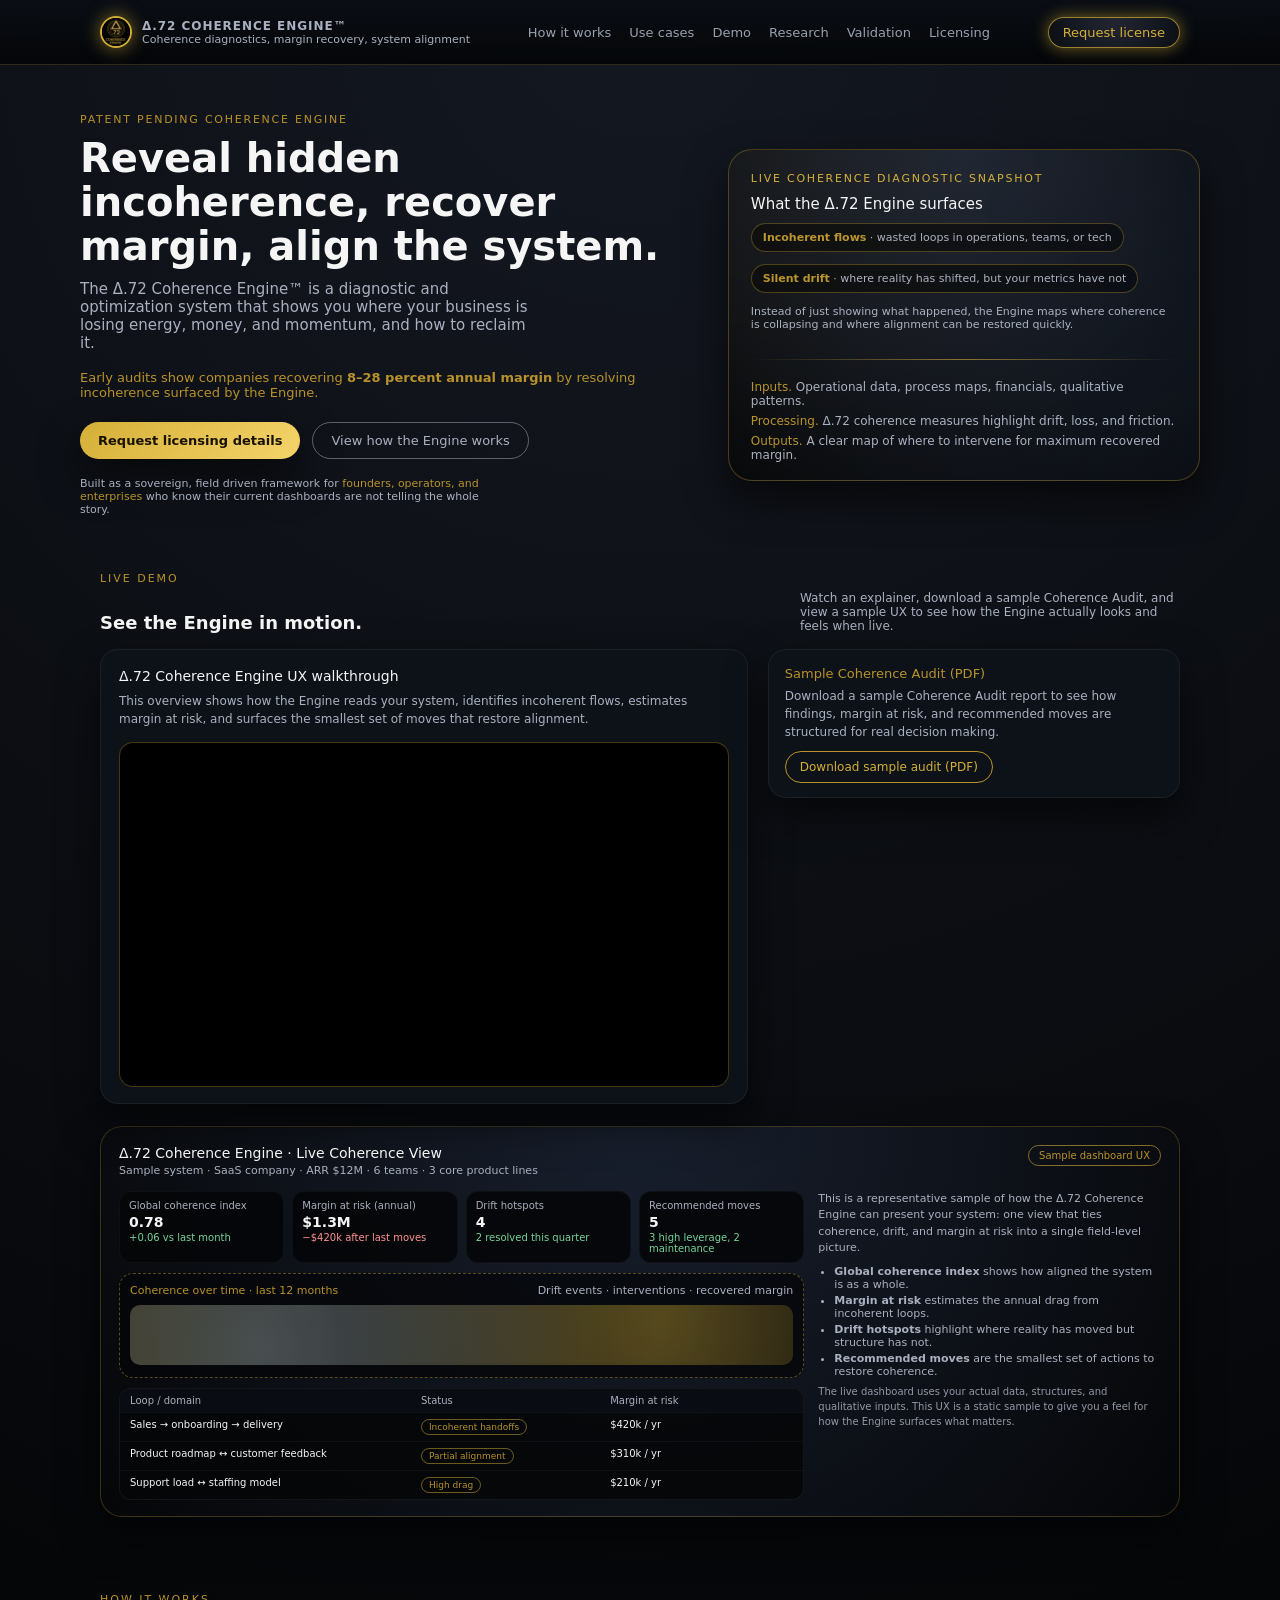
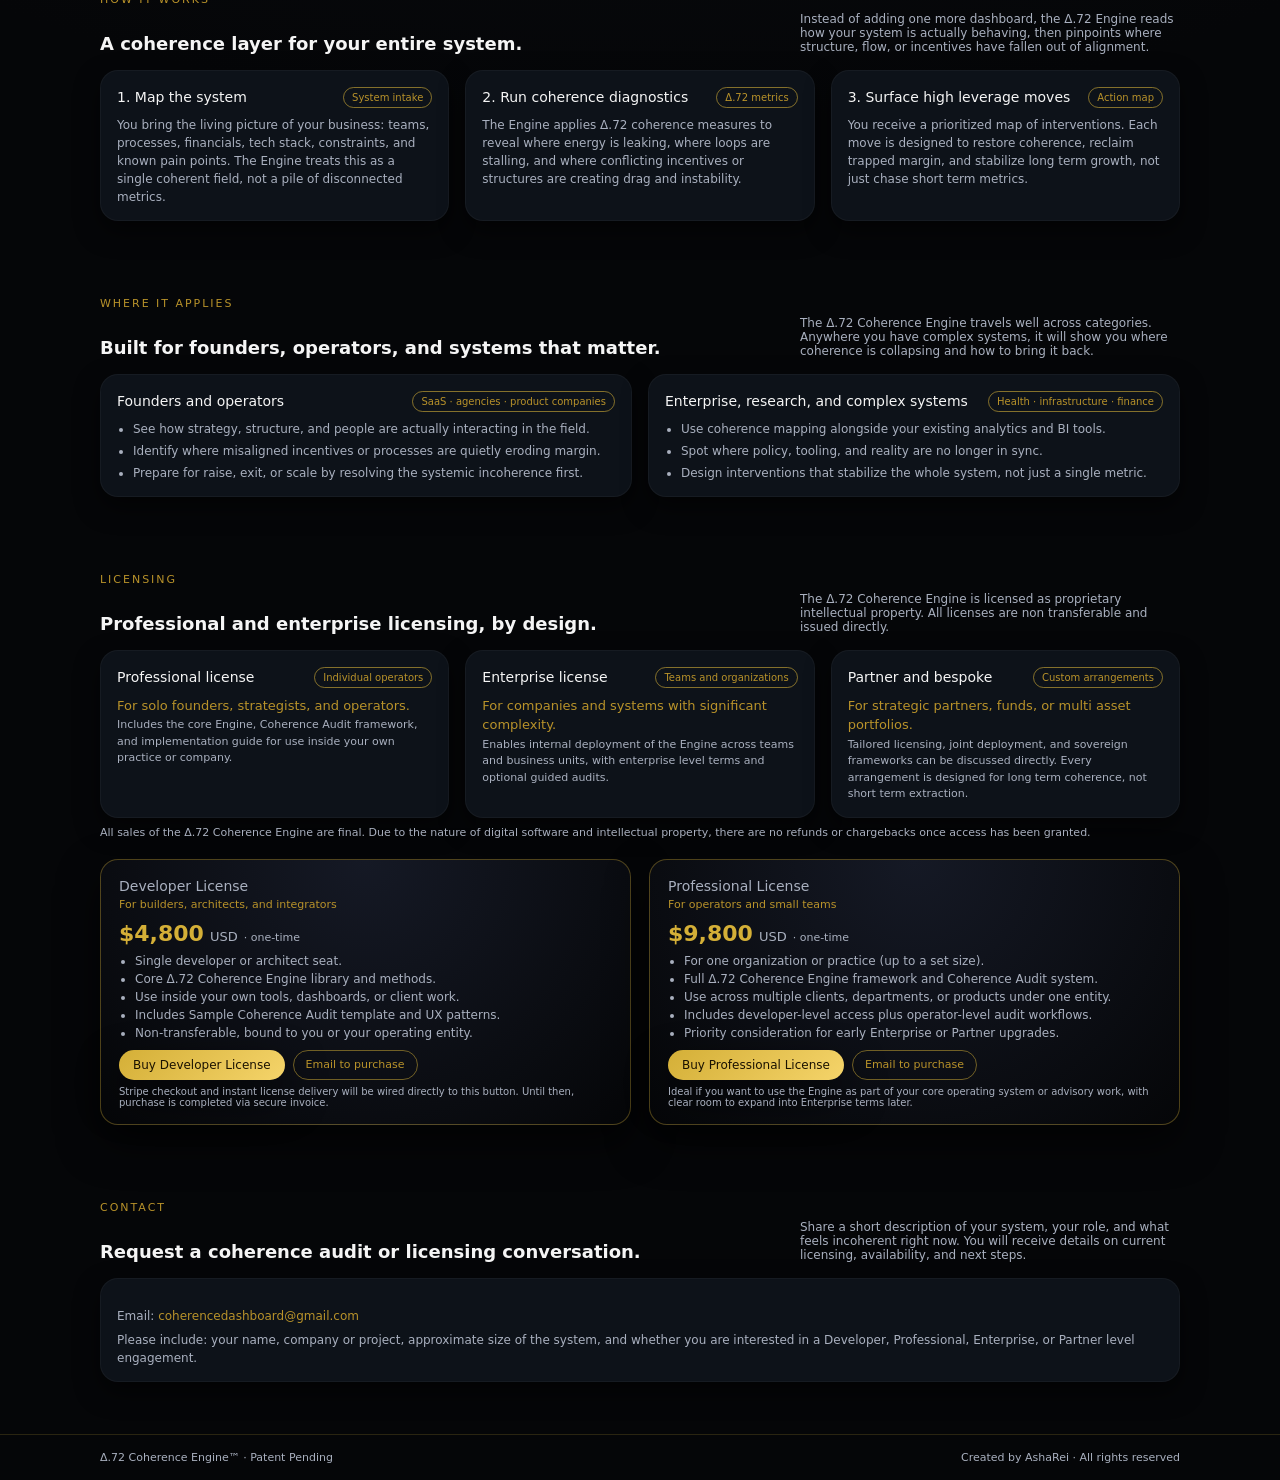
<file: previous-home.html>
<!DOCTYPE html>
<html lang="en">
<head>
  <meta charset="UTF-8" />
  <meta name="viewport" content="width=device-width, initial-scale=1.0" />
  <title>Δ.72 Coherence Engine™</title>
  <meta name="description" content="The Δ.72 Coherence Engine™ is a diagnostic and optimization system that reveals hidden inefficiencies, drift, and incoherence inside any business so you can recover margin and restore system-wide alignment." />

  <style>
    :root {
      --bg: #050608;
      --bg-soft: #0b0f14;
      --gold: #d4af37;
      --gold-soft: #b8922a;
      --text: #f5f5f5;
      --muted: #a9b0bf;
      --accent: #2b394a;
      --card: #0d1219;
      --radius-lg: 18px;
      --radius-sm: 10px;
      --shadow-soft: 0 18px 40px rgba(0, 0, 0, 0.6);
      --max-width: 1120px;
      --font-main: system-ui, -apple-system, BlinkMacSystemFont, "SF Pro Text",
        "Segoe UI", sans-serif;
    }

    * {
      box-sizing: border-box;
      margin: 0;
      padding: 0;
    }

    body {
      font-family: var(--font-main);
      background: radial-gradient(circle at top, #141821 0, #050608 55%);
      color: var(--text);
      -webkit-font-smoothing: antialiased;
    }

    a {
      color: inherit;
      text-decoration: none;
    }

    .page {
      min-height: 100vh;
      display: flex;
      flex-direction: column;
    }

    header {
      border-bottom: 1px solid rgba(212, 175, 55, 0.18);
      background: linear-gradient(
        to bottom,
        rgba(9, 13, 20, 0.92),
        rgba(5, 6, 8, 0.96)
      );
      backdrop-filter: blur(18px);
      position: sticky;
      top: 0;
      z-index: 20;
    }

    .nav-inner,
    .section-inner,
    footer .footer-inner {
      max-width: var(--max-width);
      margin: 0 auto;
      padding: 16px 20px;
    }

    .nav-inner {
      display: flex;
      align-items: center;
      justify-content: space-between;
      gap: 20px;
    }

    .brand {
      display: flex;
      align-items: center;
      gap: 10px;
    }

    .brand-logo {
      width: 32px;
      height: 32px;
      border-radius: 999px;
      border: 2px solid var(--gold);
      overflow: hidden;
      display: flex;
      align-items: center;
      justify-content: center;
      box-shadow: 0 0 18px rgba(212, 175, 55, 0.6);
    }

    .brand-logo img {
      width: 100%;
      height: 100%;
      object-fit: contain;
    }

    .brand-text-main {
      font-weight: 600;
      letter-spacing: 0.08em;
      font-size: 12px;
      text-transform: uppercase;
      color: var(--muted);
    }

    .brand-text-sub {
      font-size: 11px;
      color: var(--muted);
    }

    .nav-links {
      display: flex;
      gap: 18px;
      font-size: 13px;
      color: var(--muted);
    }

    .nav-links a {
      opacity: 0.9;
    }

    .nav-links a:hover {
      color: var(--gold);
    }

    .nav-cta {
      font-size: 13px;
      padding: 7px 14px;
      border-radius: 999px;
      border: 1px solid rgba(212, 175, 55, 0.7);
      color: var(--gold);
      background: radial-gradient(circle at top, #232632, #0b0f14);
      box-shadow: 0 0 16px rgba(212, 175, 55, 0.55);
      white-space: nowrap;
    }

    .nav-cta:hover {
      border-color: #f5d46a;
      color: #f5d46a;
    }

    main {
      flex: 1;
    }

    .hero {
      padding: 48px 20px 32px;
    }

    .hero-grid {
      max-width: var(--max-width);
      margin: 0 auto;
      display: grid;
      grid-template-columns: minmax(0, 3fr) minmax(0, 2.3fr);
      gap: 32px;
      align-items: center;
    }

    .eyebrow {
      font-size: 11px;
      letter-spacing: 0.16em;
      text-transform: uppercase;
      color: var(--gold-soft);
      margin-bottom: 10px;
    }

    h1 {
      font-size: clamp(32px, 4vw, 40px);
      line-height: 1.1;
      margin-bottom: 12px;
    }

    .subhead {
      font-size: 15px;
      color: var(--muted);
      max-width: 460px;
      margin-bottom: 18px;
    }

    .hero-metric {
      font-size: 13px;
      color: var(--gold-soft);
      margin-bottom: 22px;
    }

    .hero-actions {
      display: flex;
      flex-wrap: wrap;
      gap: 12px;
      margin-bottom: 18px;
    }

    .btn-primary,
    .btn-ghost {
      font-size: 13px;
      padding: 10px 18px;
      border-radius: 999px;
      border: none;
      cursor: pointer;
      display: inline-flex;
      align-items: center;
      gap: 8px;
      text-decoration: none;
    }

    .btn-primary {
      background: linear-gradient(135deg, var(--gold), #f5d46a);
      color: #1a1200;
      font-weight: 600;
      box-shadow: var(--shadow-soft);
    }

    .btn-primary:hover {
      filter: brightness(1.04);
    }

    .btn-ghost {
      background: transparent;
      border: 1px solid rgba(169, 176, 191, 0.5);
      color: var(--muted);
    }

    .btn-ghost:hover {
      border-color: var(--gold-soft);
      color: var(--gold-soft);
    }

    .hero-note {
      font-size: 11px;
      color: var(--muted);
      max-width: 420px;
    }

    .hero-note span {
      color: var(--gold-soft);
      font-weight: 500;
    }

    .hero-card {
      background: radial-gradient(circle at top, #1a2130, #050608);
      border-radius: 24px;
      border: 1px solid rgba(212, 175, 55, 0.32);
      box-shadow: var(--shadow-soft);
      padding: 22px 22px 18px;
      position: relative;
      overflow: hidden;
    }

    .badge-top {
      font-size: 11px;
      letter-spacing: 0.16em;
      text-transform: uppercase;
      color: var(--gold);
      margin-bottom: 10px;
    }

    .hero-card-title {
      font-size: 15px;
      margin-bottom: 10px;
    }

    .orbits {
      position: absolute;
      inset: -40%;
      opacity: 0.09;
      background:
        radial-gradient(circle at 30% 20%, rgba(212, 175, 55, 0.6) 0, transparent 55%),
        radial-gradient(circle at 80% 80%, rgba(120, 168, 255, 0.6) 0, transparent 60%);
      mix-blend-mode: screen;
      pointer-events: none;
    }

    .metric-row {
      display: flex;
      gap: 12px;
      margin: 10px 0 12px;
      flex-wrap: wrap;
    }

    .metric-pill {
      padding: 7px 11px;
      border-radius: 999px;
      background: rgba(5, 6, 8, 0.75);
      border: 1px solid rgba(212, 175, 55, 0.32);
      font-size: 11px;
      color: var(--muted);
    }

    .metric-pill strong {
      color: var(--gold-soft);
      font-weight: 600;
    }

    .metric-caption {
      font-size: 11px;
      color: var(--muted);
    }

    .divider {
      height: 1px;
      background: linear-gradient(
        to right,
        transparent,
        rgba(212, 175, 55, 0.6),
        transparent
      );
      margin: 28px 0 20px;
    }

    .list-compact {
      list-style: none;
      font-size: 12px;
      color: var(--muted);
    }

    .list-compact li + li {
      margin-top: 6px;
    }

    .list-compact span {
      color: var(--gold-soft);
    }

    /* Sections */

    section {
      padding: 12px 20px 36px;
    }

    .section-inner {
      padding-top: 12px;
    }

    .section-label {
      font-size: 11px;
      letter-spacing: 0.18em;
      text-transform: uppercase;
      color: var(--gold-soft);
      margin-bottom: 6px;
    }

    .section-title-row {
      display: flex;
      justify-content: space-between;
      align-items: flex-end;
      gap: 16px;
      margin-bottom: 16px;
      flex-wrap: wrap;
    }

    .section-title {
      font-size: 18px;
    }

    .section-subtitle {
      font-size: 12px;
      color: var(--muted);
      max-width: 380px;
    }

    .grid {
      display: grid;
      gap: 16px;
    }

    .grid-3 {
      grid-template-columns: repeat(3, minmax(0, 1fr));
    }

    .grid-2 {
      grid-template-columns: repeat(2, minmax(0, 1fr));
    }

    .card {
      background: var(--card);
      border-radius: var(--radius-lg);
      border: 1px solid rgba(255, 255, 255, 0.04);
      padding: 16px 16px 14px;
      box-shadow: 0 10px 24px rgba(0, 0, 0, 0.55);
    }

    .card-header {
      display: flex;
      justify-content: space-between;
      align-items: center;
      margin-bottom: 8px;
    }

    .card-title {
      font-size: 14px;
      font-weight: 500;
    }

    .pill {
      font-size: 10px;
      padding: 4px 8px;
      border-radius: 999px;
      border: 1px solid rgba(212, 175, 55, 0.6);
      color: var(--gold-soft);
    }

    .card-body {
      font-size: 12px;
      color: var(--muted);
      line-height: 1.5;
    }

    .card-body ul {
      padding-left: 16px;
      margin-top: 6px;
    }

    .card-body li + li {
      margin-top: 4px;
    }

    .pricing-highlights {
      font-size: 11px;
      color: var(--muted);
      margin-top: 8px;
    }

    .pricing-row {
      font-size: 13px;
      margin: 6px 0 2px;
      color: var(--gold-soft);
    }

    .pricing-note {
      font-size: 11px;
      color: var(--muted);
    }

    .contact-block {
      margin-top: 12px;
      font-size: 12px;
      color: var(--muted);
    }

    .contact-block a {
      color: var(--gold-soft);
    }

    footer {
      border-top: 1px solid rgba(212, 175, 55, 0.18);
      background: #050608;
      font-size: 11px;
      color: var(--muted);
    }

    .footer-inner {
      max-width: var(--max-width);
      margin: 0 auto;
      padding: 18px 20px;
      display: flex;
      justify-content: space-between;
      gap: 10px;
      flex-wrap: wrap;
    }

    .footer-inner span {
      white-space: nowrap;
    }

    /* ========= DEMO SECTION STYLES (video + PDF) ========= */
    .demo-wrapper {
      display: grid;
      grid-template-columns: minmax(0, 2.2fr) minmax(0, 1.4fr);
      gap: 20px;
      align-items: flex-start;
      margin-top: 10px;
    }

    .demo-card {
      background: var(--card);
      border-radius: var(--radius-lg);
      border: 1px solid rgba(255, 255, 255, 0.06);
      padding: 18px 18px 16px;
      box-shadow: var(--shadow-soft);
    }

    .demo-title {
      font-size: 14px;
      font-weight: 500;
      margin-bottom: 8px;
    }

    .demo-text {
      font-size: 12px;
      color: var(--muted);
      line-height: 1.5;
      margin-bottom: 14px;
    }

    .demo-side-card {
      background: var(--card);
      border-radius: var(--radius-lg);
      border: 1px solid rgba(255, 255, 255, 0.06);
      padding: 16px 16px 14px;
      box-shadow: var(--shadow-soft);
      font-size: 12px;
      color: var(--muted);
    }

    .demo-side-title {
      font-size: 13px;
      font-weight: 500;
      color: var(--gold-soft);
      margin-bottom: 6px;
    }

    .demo-side-text {
      font-size: 12px;
      color: var(--muted);
      line-height: 1.5;
      margin-bottom: 10px;
    }

    .license-cta {
      display: inline-block;
      padding: 8px 14px;
      border-radius: 999px;
      border: 1px solid var(--gold-soft);
      font-size: 12px;
      color: var(--gold);
      background: transparent;
    }

    .license-cta:hover {
      border-color: #f5d46a;
      color: #f5d46a;
    }

    .video-wrapper {
      position: relative;
      padding-bottom: 56.25%; /* 16:9 */
      height: 0;
      overflow: hidden;
      border-radius: 14px;
      border: 1px solid rgba(212, 175, 55, 0.32);
      background: #000;
    }

    .video-wrapper iframe {
      position: absolute;
      inset: 0;
      width: 100%;
      height: 100%;
    }

    /* ========= SAMPLE UX DASHBOARD ========= */
    .demo-ux-card {
      margin-top: 22px;
      background: radial-gradient(circle at top, #181f2d, #050608);
      border-radius: 22px;
      border: 1px solid rgba(212, 175, 55, 0.25);
      box-shadow: var(--shadow-soft);
      padding: 18px 18px 16px;
    }

    .demo-ux-header {
      display: flex;
      justify-content: space-between;
      align-items: flex-start;
      gap: 10px;
      margin-bottom: 14px;
    }

    .demo-ux-title {
      font-size: 14px;
      font-weight: 500;
    }

    .demo-ux-subtitle {
      font-size: 11px;
      color: var(--muted);
      margin-top: 3px;
    }

    .demo-ux-badge {
      font-size: 10px;
      padding: 4px 10px;
      border-radius: 999px;
      border: 1px solid rgba(212, 175, 55, 0.6);
      color: var(--gold-soft);
      white-space: nowrap;
    }

    .demo-ux-grid {
      display: grid;
      grid-template-columns: minmax(0, 2.4fr) minmax(0, 1.2fr);
      gap: 14px;
      align-items: flex-start;
    }

    .demo-ux-main {
      font-size: 11px;
    }

    .demo-kpi-row {
      display: grid;
      grid-template-columns: repeat(4, minmax(0, 1fr));
      gap: 8px;
      margin-bottom: 10px;
    }

    .demo-kpi-card {
      background: rgba(5, 6, 8, 0.9);
      border-radius: 12px;
      border: 1px solid rgba(255, 255, 255, 0.04);
      padding: 8px 9px;
    }

    .demo-kpi-label {
      font-size: 10px;
      color: var(--muted);
      margin-bottom: 3px;
    }

    .demo-kpi-value {
      font-size: 14px;
      font-weight: 600;
    }

    .demo-kpi-change {
      font-size: 10px;
      margin-top: 2px;
      color: #76d49c;
    }

    .demo-kpi-change.neg {
      color: #ff9292;
    }

    .demo-chart-placeholder {
      margin-top: 8px;
      border-radius: 14px;
      border: 1px dashed rgba(212, 175, 55, 0.4);
      padding: 10px 10px 12px;
      background: rgba(5, 6, 8, 0.75);
    }

    .demo-chart-header {
      display: flex;
      justify-content: space-between;
      align-items: center;
      font-size: 11px;
      margin-bottom: 8px;
      color: var(--muted);
    }

    .demo-chart-title {
      font-size: 11px;
      font-weight: 500;
      color: var(--gold-soft);
    }

    .demo-chart-lines {
      height: 60px;
      border-radius: 10px;
      background:
        linear-gradient(to right, rgba(212, 175, 55, 0.25), transparent),
        radial-gradient(circle at 20% 70%, rgba(120, 168, 255, 0.35), transparent 65%),
        radial-gradient(circle at 80% 30%, rgba(212, 175, 55, 0.4), transparent 60%);
      opacity: 0.9;
    }

    .demo-table {
      margin-top: 10px;
      border-radius: 12px;
      border: 1px solid rgba(255, 255, 255, 0.06);
      overflow: hidden;
      background: rgba(5, 6, 8, 0.85);
    }

    .demo-table-row {
      display: grid;
      grid-template-columns: 1.4fr 0.9fr 0.9fr;
      gap: 6px;
      padding: 6px 10px;
      font-size: 10px;
    }

    .demo-table-row.header {
      background: rgba(10, 13, 20, 0.95);
      font-weight: 500;
      color: var(--muted);
    }

    .demo-table-row + .demo-table-row {
      border-top: 1px solid rgba(255, 255, 255, 0.04);
    }

    .demo-table-pill {
      display: inline-block;
      padding: 2px 7px;
      border-radius: 999px;
      border: 1px solid rgba(212, 175, 55, 0.5);
      font-size: 9px;
      color: var(--gold-soft);
      white-space: nowrap;
    }

    .demo-ux-side {
      font-size: 11px;
      color: var(--muted);
    }

    .demo-ux-side p {
      margin-bottom: 8px;
      line-height: 1.5;
    }

    .demo-ux-side ul {
      padding-left: 16px;
      margin: 4px 0 4px;
    }

    .demo-ux-side li + li {
      margin-top: 3px;
    }

    .demo-ux-note {
      font-size: 10px;
      color: var(--muted);
      opacity: 0.85;
      margin-top: 6px;
    }

    /* ========= PRICING PLAN CARDS ========= */
    .pricing-plan-wrapper {
      display: grid;
      grid-template-columns: repeat(2, minmax(0, 1fr));
      gap: 18px;
      margin-top: 20px;
    }

    .pricing-plan-card {
      background: radial-gradient(circle at top, #151925, #050608);
      border-radius: var(--radius-lg);
      border: 1px solid rgba(212, 175, 55, 0.35);
      padding: 18px 18px 16px;
      box-shadow: var(--shadow-soft);
      font-size: 12px;
      color: var(--muted);
    }

    .pricing-plan-name {
      font-size: 14px;
      font-weight: 500;
      margin-bottom: 4px;
    }

    .pricing-plan-tag {
      font-size: 11px;
      color: var(--gold-soft);
      margin-bottom: 10px;
    }

    .pricing-price-row {
      display: flex;
      align-items: baseline;
      gap: 6px;
      margin-bottom: 8px;
    }

    .pricing-amount {
      font-size: 22px;
      font-weight: 600;
      color: var(--gold);
    }

    .pricing-currency {
      font-size: 13px;
      color: var(--muted);
    }

    .pricing-per {
      font-size: 11px;
      color: var(--muted);
    }

    .pricing-plan-card ul {
      padding-left: 16px;
      margin: 8px 0 10px;
    }

    .pricing-plan-card li + li {
      margin-top: 4px;
    }

    .pricing-cta-row {
      display: flex;
      flex-wrap: wrap;
      gap: 8px;
      margin-top: 10px;
    }

    .pricing-btn-primary {
      display: inline-flex;
      align-items: center;
      justify-content: center;
      padding: 8px 14px;
      border-radius: 999px;
      border: none;
      font-size: 12px;
      font-weight: 500;
      background: linear-gradient(135deg, var(--gold), #f5d46a);
      color: #1a1200;
      box-shadow: var(--shadow-soft);
      cursor: pointer;
    }

    .pricing-btn-primary:hover {
      filter: brightness(1.04);
    }

    .pricing-btn-secondary {
      display: inline-flex;
      align-items: center;
      justify-content: center;
      padding: 7px 12px;
      border-radius: 999px;
      border: 1px solid rgba(212, 175, 55, 0.5);
      font-size: 11px;
      color: var(--gold-soft);
      background: transparent;
      cursor: pointer;
    }

    .pricing-btn-secondary:hover {
      border-color: #f5d46a;
      color: #f5d46a;
    }

    .pricing-small-note {
      font-size: 10px;
      color: var(--muted);
      margin-top: 6px;
    }

    @media (max-width: 900px) {
      .hero-grid {
        grid-template-columns: minmax(0, 1fr);
      }

      .grid-3 {
        grid-template-columns: minmax(0, 1fr);
      }

      .grid-2 {
        grid-template-columns: minmax(0, 1fr);
      }

      .nav-links {
        display: none;
      }

      .nav-cta {
        margin-left: auto;
      }

      .demo-wrapper {
        grid-template-columns: minmax(0, 1fr);
      }

      .demo-ux-grid {
        grid-template-columns: minmax(0, 1fr);
      }

      .demo-kpi-row {
        grid-template-columns: repeat(2, minmax(0, 1fr));
      }

      .pricing-plan-wrapper {
        grid-template-columns: minmax(0, 1fr);
      }
    }
  </style>
</head>
<body>
<div class="page">
  <header>
    <div class="nav-inner">
      <div class="brand">
        <div class="brand-logo">
          <img src="coherence-logo.png" alt="Δ.72 Coherence Engine logo" />
        </div>
        <div>
          <div class="brand-text-main">Δ.72 Coherence Engine™</div>
          <div class="brand-text-sub">Coherence diagnostics, margin recovery, system alignment</div>
        </div>
      </div>
      <nav class="nav-links">
        <a href="#how">How it works</a>
        <a href="#use-cases">Use cases</a>
        <a href="#demo">Demo</a>
        <a href="r/research/">Research</a>
        <a href="r/validation/">Validation</a>
        <a href="#licensing">Licensing</a>
      </nav>
      <a href="#contact" class="nav-cta">Request license</a>
    </div>
  </header>

  <main>
    <!-- Hero -->
    <section class="hero">
      <div class="hero-grid">
        <div>
          <div class="eyebrow">Patent pending coherence engine</div>
          <h1>Reveal hidden incoherence, recover margin, align the system.</h1>
          <p class="subhead">
            The Δ.72 Coherence Engine™ is a diagnostic and optimization system that shows you where your
            business is losing energy, money, and momentum, and how to reclaim it.
          </p>
          <div class="hero-metric">
            Early audits show companies recovering <strong>8–28 percent annual margin</strong> by resolving incoherence surfaced by the Engine.
          </div>
          <div class="hero-actions">
            <a class="btn-primary" href="#contact">
              Request licensing details
            </a>
            <a class="btn-ghost" href="#how">
              View how the Engine works
            </a>
          </div>
          <p class="hero-note">
            Built as a sovereign, field driven framework for <span>founders, operators, and enterprises</span>
            who know their current dashboards are not telling the whole story.
          </p>
        </div>

        <div>
          <div class="hero-card">
            <div class="orbits"></div>
            <div class="badge-top">Live coherence diagnostic snapshot</div>
            <div class="hero-card-title">What the Δ.72 Engine surfaces</div>
            <div class="metric-row">
              <div class="metric-pill">
                <strong>Incoherent flows</strong> · wasted loops in operations, teams, or tech
              </div>
              <div class="metric-pill">
                <strong>Silent drift</strong> · where reality has shifted, but your metrics have not
              </div>
            </div>
            <p class="metric-caption">
              Instead of just showing what happened, the Engine maps where coherence is collapsing and
              where alignment can be restored quickly.
            </p>
            <div class="divider"></div>
            <ul class="list-compact">
              <li><span>Inputs.</span> Operational data, process maps, financials, qualitative patterns.</li>
              <li><span>Processing.</span> Δ.72 coherence measures highlight drift, loss, and friction.</li>
              <li><span>Outputs.</span> A clear map of where to intervene for maximum recovered margin.</li>
            </ul>
          </div>
        </div>
      </div>
    </section>

    <!-- Demo section: video + sample audit PDF + sample UX dashboard -->
    <section id="demo">
      <div class="section-inner">
        <div class="section-label">Live demo</div>
        <div class="section-title-row">
          <h2 class="section-title">See the Engine in motion.</h2>
          <p class="section-subtitle">
            Watch an explainer, download a sample Coherence Audit, and view a sample UX to see how the Engine
            actually looks and feels when live.
          </p>
        </div>

        <div class="demo-wrapper">
          <div class="demo-card">
            <div class="demo-title">Δ.72 Coherence Engine UX walkthrough</div>
            <p class="demo-text">
              This overview shows how the Engine reads your system, identifies incoherent flows, estimates margin at
              risk, and surfaces the smallest set of moves that restore alignment.
            </p>

            <div class="video-wrapper">
              <iframe
                src="https://www.youtube.com/embed/hZAiKuE1n_s"
                title="Δ.72 Coherence Engine Demo"
                frameborder="0"
                allow="accelerometer; autoplay; clipboard-write; encrypted-media; gyroscope; picture-in-picture"
                allowfullscreen
              ></iframe>
            </div>
          </div>

          <div class="demo-side-card">
            <div class="demo-side-title">Sample Coherence Audit (PDF)</div>
            <p class="demo-side-text">
              Download a sample Coherence Audit report to see how findings, margin at risk, and recommended moves are
              structured for real decision making.
            </p>
            <a
              href="Coherence_Engine_Aduit_Sample.pdf"
              class="license-cta"
              target="_blank"
              rel="noopener"
            >
              Download sample audit (PDF)
            </a>
          </div>
        </div>

        <!-- Sample UX dashboard -->
        <div class="demo-ux-card">
          <div class="demo-ux-header">
            <div>
              <div class="demo-ux-title">Δ.72 Coherence Engine · Live Coherence View</div>
              <div class="demo-ux-subtitle">
                Sample system · SaaS company · ARR $12M · 6 teams · 3 core product lines
              </div>
            </div>
            <div class="demo-ux-badge">Sample dashboard UX</div>
          </div>

          <div class="demo-ux-grid">
            <div class="demo-ux-main">
              <div class="demo-kpi-row">
                <div class="demo-kpi-card">
                  <div class="demo-kpi-label">Global coherence index</div>
                  <div class="demo-kpi-value">0.78</div>
                  <div class="demo-kpi-change">+0.06 vs last month</div>
                </div>
                <div class="demo-kpi-card">
                  <div class="demo-kpi-label">Margin at risk (annual)</div>
                  <div class="demo-kpi-value">$1.3M</div>
                  <div class="demo-kpi-change neg">−$420k after last moves</div>
                </div>
                <div class="demo-kpi-card">
                  <div class="demo-kpi-label">Drift hotspots</div>
                  <div class="demo-kpi-value">4</div>
                  <div class="demo-kpi-change">2 resolved this quarter</div>
                </div>
                <div class="demo-kpi-card">
                  <div class="demo-kpi-label">Recommended moves</div>
                  <div class="demo-kpi-value">5</div>
                  <div class="demo-kpi-change">3 high leverage, 2 maintenance</div>
                </div>
              </div>

              <div class="demo-chart-placeholder">
                <div class="demo-chart-header">
                  <div class="demo-chart-title">Coherence over time · last 12 months</div>
                  <div>Drift events · interventions · recovered margin</div>
                </div>
                <div class="demo-chart-lines"></div>
              </div>

              <div class="demo-table">
                <div class="demo-table-row header">
                  <div>Loop / domain</div>
                  <div>Status</div>
                  <div>Margin at risk</div>
                </div>
                <div class="demo-table-row">
                  <div>Sales → onboarding → delivery</div>
                  <div><span class="demo-table-pill">Incoherent handoffs</span></div>
                  <div>$420k / yr</div>
                </div>
                <div class="demo-table-row">
                  <div>Product roadmap ↔ customer feedback</div>
                  <div><span class="demo-table-pill">Partial alignment</span></div>
                  <div>$310k / yr</div>
                </div>
                <div class="demo-table-row">
                  <div>Support load ↔ staffing model</div>
                  <div><span class="demo-table-pill">High drag</span></div>
                  <div>$210k / yr</div>
                </div>
              </div>
            </div>

            <div class="demo-ux-side">
              <p>
                This is a representative sample of how the Δ.72 Coherence Engine can present your system: one view that
                ties coherence, drift, and margin at risk into a single field-level picture.
              </p>
              <ul>
                <li><strong>Global coherence index</strong> shows how aligned the system is as a whole.</li>
                <li><strong>Margin at risk</strong> estimates the annual drag from incoherent loops.</li>
                <li><strong>Drift hotspots</strong> highlight where reality has moved but structure has not.</li>
                <li><strong>Recommended moves</strong> are the smallest set of actions to restore coherence.</li>
              </ul>
              <p class="demo-ux-note">
                The live dashboard uses your actual data, structures, and qualitative inputs. This UX is a static sample
                to give you a feel for how the Engine surfaces what matters.
              </p>
            </div>
          </div>
        </div>
      </div>
    </section>

    <!-- How it works -->
    <section id="how">
      <div class="section-inner">
        <div class="section-label">How it works</div>
        <div class="section-title-row">
          <h2 class="section-title">A coherence layer for your entire system.</h2>
          <p class="section-subtitle">
            Instead of adding one more dashboard, the Δ.72 Engine reads how your system is actually behaving,
            then pinpoints where structure, flow, or incentives have fallen out of alignment.
          </p>
        </div>

        <div class="grid grid-3">
          <div class="card">
            <div class="card-header">
              <div class="card-title">1. Map the system</div>
              <div class="pill">System intake</div>
            </div>
            <div class="card-body">
              You bring the living picture of your business: teams, processes, financials, tech stack,
              constraints, and known pain points. The Engine treats this as a single coherent field, not
              a pile of disconnected metrics.
            </div>
          </div>

          <div class="card">
            <div class="card-header">
              <div class="card-title">2. Run coherence diagnostics</div>
              <div class="pill">Δ.72 metrics</div>
            </div>
            <div class="card-body">
              The Engine applies Δ.72 coherence measures to reveal where energy is leaking, where loops are
              stalling, and where conflicting incentives or structures are creating drag and instability.
            </div>
          </div>

          <div class="card">
            <div class="card-header">
              <div class="card-title">3. Surface high leverage moves</div>
              <div class="pill">Action map</div>
            </div>
            <div class="card-body">
              You receive a prioritized map of interventions. Each move is designed to restore coherence,
              reclaim trapped margin, and stabilize long term growth, not just chase short term metrics.
            </div>
          </div>
        </div>
      </div>
    </section>

    <!-- Use cases -->
    <section id="use-cases">
      <div class="section-inner">
        <div class="section-label">Where it applies</div>
        <div class="section-title-row">
          <h2 class="section-title">Built for founders, operators, and systems that matter.</h2>
          <p class="section-subtitle">
            The Δ.72 Coherence Engine travels well across categories. Anywhere you have complex systems,
            it will show you where coherence is collapsing and how to bring it back.
          </p>
        </div>

        <div class="grid grid-2">
          <div class="card">
            <div class="card-header">
              <div class="card-title">Founders and operators</div>
              <div class="pill">SaaS · agencies · product companies</div>
            </div>
            <div class="card-body">
              <ul>
                <li>See how strategy, structure, and people are actually interacting in the field.</li>
                <li>Identify where misaligned incentives or processes are quietly eroding margin.</li>
                <li>Prepare for raise, exit, or scale by resolving the systemic incoherence first.</li>
              </ul>
            </div>
          </div>

          <div class="card">
            <div class="card-header">
              <div class="card-title">Enterprise, research, and complex systems</div>
              <div class="pill">Health · infrastructure · finance</div>
            </div>
            <div class="card-body">
              <ul>
                <li>Use coherence mapping alongside your existing analytics and BI tools.</li>
                <li>Spot where policy, tooling, and reality are no longer in sync.</li>
                <li>Design interventions that stabilize the whole system, not just a single metric.</li>
              </ul>
            </div>
          </div>
        </div>
      </div>
    </section>

    <!-- Licensing -->
    <section id="licensing">
      <div class="section-inner">
        <div class="section-label">Licensing</div>
        <div class="section-title-row">
          <h2 class="section-title">Professional and enterprise licensing, by design.</h2>
          <p class="section-subtitle">
            The Δ.72 Coherence Engine is licensed as proprietary intellectual property. All licenses are
            non transferable and issued directly.
          </p>
        </div>

        <div class="grid grid-3">
          <div class="card">
            <div class="card-header">
              <div class="card-title">Professional license</div>
              <div class="pill">Individual operators</div>
            </div>
            <div class="card-body">
              <div class="pricing-row">For solo founders, strategists, and operators.</div>
              <p class="pricing-note">
                Includes the core Engine, Coherence Audit framework, and implementation guide for use
                inside your own practice or company.
              </p>
            </div>
          </div>

          <div class="card">
            <div class="card-header">
              <div class="card-title">Enterprise license</div>
              <div class="pill">Teams and organizations</div>
            </div>
            <div class="card-body">
              <div class="pricing-row">For companies and systems with significant complexity.</div>
              <p class="pricing-note">
                Enables internal deployment of the Engine across teams and business units, with
                enterprise level terms and optional guided audits.
              </p>
            </div>
          </div>

          <div class="card">
            <div class="card-header">
              <div class="card-title">Partner and bespoke</div>
              <div class="pill">Custom arrangements</div>
            </div>
            <div class="card-body">
              <div class="pricing-row">For strategic partners, funds, or multi asset portfolios.</div>
              <p class="pricing-note">
                Tailored licensing, joint deployment, and sovereign frameworks can be discussed directly.
                Every arrangement is designed for long term coherence, not short term extraction.
              </p>
            </div>
          </div>
        </div>

        <p class="pricing-highlights">
          All sales of the Δ.72 Coherence Engine are final. Due to the nature of digital software and
          intellectual property, there are no refunds or chargebacks once access has been granted.
        </p>

        <!-- Detailed pricing plans with buy buttons -->
        <div class="pricing-plan-wrapper">
          <!-- Developer License -->
          <div class="pricing-plan-card">
            <div class="pricing-plan-name">Developer License</div>
            <div class="pricing-plan-tag">For builders, architects, and integrators</div>
            <div class="pricing-price-row">
              <span class="pricing-amount">$4,800</span>
              <span class="pricing-currency">USD</span>
              <span class="pricing-per">· one-time</span>
            </div>
            <ul>
              <li>Single developer or architect seat.</li>
              <li>Core Δ.72 Coherence Engine library and methods.</li>
              <li>Use inside your own tools, dashboards, or client work.</li>
              <li>Includes Sample Coherence Audit template and UX patterns.</li>
              <li>Non-transferable, bound to you or your operating entity.</li>
            </ul>
            <div class="pricing-cta-row">
              <a href="#contact" class="pricing-btn-primary">
                Buy Developer License
              </a>
              <a
                href="mailto:coherencedashboard@gmail.com?subject=Developer%20License%20-%20Δ.72%20Coherence%20Engine&body=Name%3A%0ACompany%3A%0ASystem%20size%3A%0AIntended%20use%3A%0A%0APlease%20send%20me%20a%20Developer%20License%20checkout%20link."
                class="pricing-btn-secondary"
              >
                Email to purchase
              </a>
            </div>
            <div class="pricing-small-note">
              Stripe checkout and instant license delivery will be wired directly to this button. Until then, purchase is completed via secure invoice.
            </div>
          </div>

          <!-- Professional License -->
          <div class="pricing-plan-card">
            <div class="pricing-plan-name">Professional License</div>
            <div class="pricing-plan-tag">For operators and small teams</div>
            <div class="pricing-price-row">
              <span class="pricing-amount">$9,800</span>
              <span class="pricing-currency">USD</span>
              <span class="pricing-per">· one-time</span>
            </div>
            <ul>
              <li>For one organization or practice (up to a set size).</li>
              <li>Full Δ.72 Coherence Engine framework and Coherence Audit system.</li>
              <li>Use across multiple clients, departments, or products under one entity.</li>
              <li>Includes developer-level access plus operator-level audit workflows.</li>
              <li>Priority consideration for early Enterprise or Partner upgrades.</li>
            </ul>
            <div class="pricing-cta-row">
              <a href="#contact" class="pricing-btn-primary">
                Buy Professional License
              </a>
              <a
                href="mailto:coherencedashboard@gmail.com?subject=Professional%20License%20-%20Δ.72%20Coherence%20Engine&body=Name%3A%0ACompany%3A%0ASystem%20size%3A%0AIntended%20use%3A%0A%0APlease%20send%20me%20a%20Professional%20License%20checkout%20link."
                class="pricing-btn-secondary"
              >
                Email to purchase
              </a>
            </div>
            <div class="pricing-small-note">
              Ideal if you want to use the Engine as part of your core operating system or advisory work, with clear room to expand into Enterprise terms later.
            </div>
          </div>
        </div>
      </div>
    </section>

    <!-- Contact -->
    <section id="contact">
      <div class="section-inner">
        <div class="section-label">Contact</div>
        <div class="section-title-row">
          <h2 class="section-title">Request a coherence audit or licensing conversation.</h2>
          <p class="section-subtitle">
            Share a short description of your system, your role, and what feels incoherent right now.
            You will receive details on current licensing, availability, and next steps.
          </p>
        </div>

        <div class="card">
          <div class="card-body contact-block">
            <p>
              Email: <a href="mailto:coherencedashboard@gmail.com">coherencedashboard@gmail.com</a>
            </p>
            <p style="margin-top:6px;">
              Please include: your name, company or project, approximate size of the system, and whether
              you are interested in a Developer, Professional, Enterprise, or Partner level engagement.
            </p>
          </div>
        </div>
      </div>
    </section>
  </main>

  <footer>
    <div class="footer-inner">
      <span>Δ.72 Coherence Engine™ · Patent Pending</span>
      <span>Created by AshaRei · All rights reserved</span>
    </div>
  </footer>
</div>
</body>
</html>
</file>
<file: style.css>
*{box-sizing:border-box}html{scroll-behavior:smooth;scroll-padding-top:110px}body{margin:0;background:#080c14;color:#e7edf5;font:16px/1.65 system-ui,-apple-system,sans-serif}a{color:inherit;text-decoration:none}button,input,select{font:inherit}button,a,input,select{touch-action:manipulation}a:focus-visible,button:focus-visible,input:focus-visible,select:focus-visible{outline:3px solid #8af0d5;outline-offset:4px}nav{display:flex;align-items:center;justify-content:space-between;gap:24px;padding:21px 5%;border-bottom:1px solid #263142;background:#080c14f5;position:sticky;top:0;z-index:10}nav div{display:flex;gap:24px;font-size:14px;flex-wrap:wrap}.brand{letter-spacing:.11em;font-size:14px;white-space:nowrap}.brand span{font-size:27px;color:#83dfcd;vertical-align:middle;margin-right:10px}main{max-width:1340px;margin:auto;padding:0 42px}section{padding:84px 0;border-bottom:1px solid #202b3c}.hero{display:grid;grid-template-columns:1.15fr 1fr;gap:32px;align-items:center;min-height:610px}.eyebrow{font-size:12px;letter-spacing:.19em;color:#8bafc4;font-weight:600}h1{font-size:clamp(42px,5.5vw,76px);line-height:1.1;font-weight:500;letter-spacing:-.05em;margin:24px 0}h1 em{font-style:normal;color:#87dfce}h2{font-size:clamp(29px,3.2vw,44px);line-height:1.2;font-weight:500;letter-spacing:-.03em;margin:15px 0 20px}h3{font-size:20px;line-height:1.35;font-weight:550;margin-top:0}.intro{font-size:20px;line-height:1.6;max-width:640px}.sub,.muted{color:#a6b4c6}.actions,.evidenceactions{display:flex;gap:12px;flex-wrap:wrap;margin-top:28px}.primary,.secondary,button{display:inline-flex;align-items:center;justify-content:center;padding:12px 18px;border:1px solid #344457;border-radius:6px;font-size:14px;cursor:pointer;background:transparent;color:#e7edf5}.primary{background:#8be1d0;color:#0b1b21;border-color:#8be1d0;font-weight:600}.secondary:hover,button:hover{background:#172336}.hero-art svg{width:100%;height:auto}.hero-art p{font-size:12px;text-align:center;color:#92a1b4}.sectionhead{max-width:810px;margin-bottom:32px}.sectionhead>p:last-child{color:#a9b8cb}.coregrid,.evidencegrid,.researchgrid{display:grid;grid-template-columns:repeat(3,1fr);gap:18px}.evidencegrid{grid-template-columns:repeat(2,minmax(0,1fr))}article{border:1px solid #283346;border-radius:10px;background:#0e1521;padding:25px}article p{color:#abb9cc}article.corefocus{border-color:#659e96;background:#102328}.number{display:block;color:#7191a8;font:14px ui-monospace,monospace;margin-bottom:25px}.badge{display:inline-block;font-size:12px;padding:4px 8px;border-radius:4px;background:#1b2a3b;color:#b4d0e8}.built{background:#163d34;color:#99e7cf}.mathematics{background:#292440;color:#c4b8f0}.proposed{background:#32243c;color:#d6b9e8}.symbolic{background:#3a3020;color:#e6ce91}.toolbar{display:flex;gap:12px;align-items:end;flex-wrap:wrap;margin-top:32px}.toolbar label{display:flex;flex-direction:column;gap:8px;color:#b9c9dd;font-size:14px}.toolbar label:first-child{flex:1;min-width:230px}input,select{background:#111b28;color:#e7edf5;border:1px solid #344457;border-radius:6px;padding:11px;min-height:46px;max-width:100%}.branchgroup{margin-top:36px}.branchgroup h3{font-size:18px;color:#b4ccdf;font-weight:500;padding-bottom:12px;border-bottom:1px solid #263346}.cards{display:grid;grid-template-columns:repeat(3,1fr);gap:16px}.projectcard{display:flex;flex-direction:column;align-items:flex-start;padding:23px}.projectcard h4{font-size:18px;line-height:1.4;margin:18px 0 10px}.projectcard p{font-size:15px;margin:0 0 22px}.projectcard button{margin-top:auto}.researchgrid{grid-template-columns:repeat(2,1fr)}.researchnote{margin-top:24px;border-left:2px solid #83dfcd;padding:8px 25px}.researchnote p{max-width:850px;color:#afbed0}.profile{display:grid;grid-template-columns:1.4fr 1fr;gap:60px}.profile aside{border-left:1px solid #2d3b50;padding:24px 0 24px 32px}.profile aside a{display:block;color:#9bdccb;margin:17px 0;overflow-wrap:anywhere}footer{max-width:1340px;margin:auto;padding:36px 42px;color:#93a3b8;font-size:13px;display:flex;justify-content:space-between;gap:20px;flex-wrap:wrap}footer p{max-width:960px;margin:0}dialog{background:#111b29;color:#edf3fa;border:1px solid #49647c;border-radius:12px;padding:28px;max-width:650px;width:calc(100% - 32px);max-height:85vh}dialog::backdrop{background:#030710c9}dialog>button{float:right;margin-bottom:20px}#dialog-content{clear:both}#dialog-content h2{font-size:28px}#dialog-content p{color:#b3c3d6}.empty{padding:24px;border:1px solid #334258}.toolbar a{min-height:46px}.investor-chart{display:block;width:100%;height:auto;margin:16px 0;border:1px solid #283346;border-radius:8px}.investor-video{margin:0 0 20px;border:1px solid #283346;border-radius:5px;background:linear-gradient(145deg,#0d1721,#0a1018);padding:26px}.investor-video video{display:block;width:100%;height:auto;max-height:760px;background:#05080d;border:1px solid #283346;border-radius:5px}.investor-video .evidenceactions{margin-top:14px}@media(max-width:950px){nav{align-items:flex-start;flex-direction:column;gap:10px}.hero{grid-template-columns:1fr;min-height:0}.hero-art{max-width:500px;margin:auto;width:100%}.cards,.coregrid,.evidencegrid{grid-template-columns:repeat(2,1fr)}.profile{grid-template-columns:1fr;gap:20px}}@media(max-width:620px){main{padding:0 20px}section{padding:54px 0}nav{padding:15px 20px}nav div{gap:12px;font-size:13px}.brand{font-size:12px}.hero{gap:15px}.cards,.coregrid,.evidencegrid,.researchgrid{grid-template-columns:1fr}.toolbar label{width:100%}.toolbar input,.toolbar select{width:100%}.profile aside{padding-left:20px}.intro{font-size:18px}footer{padding:28px 20px}}@media(prefers-reduced-motion:reduce){html{scroll-behavior:auto}}
/* Dimensional research system */
:root{--ink:#06090f;--surface:#0c131c;--line:#24313d;--signal:#a5eddb;--muted:#91a3b5}body{background:var(--ink);color:#e8eef2}nav{padding:18px 4%;background:#06090ff2;border-color:var(--line)}nav .brand{display:grid;grid-template-columns:34px auto;grid-template-rows:auto auto;column-gap:8px;letter-spacing:.1em}nav .brand span{grid-row:1/3;font-size:32px;margin:0}nav .brand b{font-size:13px;font-weight:600}nav .brand small{font:10px/1.5 ui-monospace,monospace;letter-spacing:.12em;color:#8c9cac}nav div a{color:#aab9c6;padding:5px 0}nav div a:hover{color:var(--signal)}main{max-width:1500px;padding:0 4%}section{padding:90px 0;border-color:#1c2732}.dimension-hero{display:grid;grid-template-columns:.9fr 1.25fr;gap:30px;min-height:680px;align-items:center;padding:55px 0 30px;border:0}.hero-copy{position:relative;z-index:1}.hero-copy h1{font-size:clamp(52px,5.8vw,88px);font-weight:400;line-height:.99;letter-spacing:-.055em;margin:25px 0}.hero-copy h1 em{color:var(--signal)}.hero-copy .intro{font-size:18px;max-width:420px;color:#afbfcc}.eyebrow{font:11px/1.6 ui-monospace,monospace;letter-spacing:.16em;color:#83b4ba}.hero-status{display:flex;flex-direction:column;border-left:2px solid var(--signal);padding:2px 16px;margin:24px 0;gap:4px}.hero-status span:last-child{font:12px ui-monospace,monospace;color:#9ab2b5}.status-line{font-size:16px}.primary{background:var(--signal);border-color:var(--signal);border-radius:3px}.secondary,button{border-radius:3px}.textlink{font-size:14px;display:flex;align-items:center;padding:12px 4px;color:#b7c7d3;border-bottom:1px solid #4c5e6b}.dimensional-stage{height:570px;position:relative;overflow:hidden;border:1px solid #263844;background:radial-gradient(ellipse at center,#15283255,#06090f 68%);border-radius:5px}.stage-top{position:absolute;top:20px;left:20px;right:20px;display:flex;justify-content:space-between;color:#8fb0bb;font:10px ui-monospace,monospace;letter-spacing:.11em;z-index:2}.dimensional-stage canvas{width:100%;height:100%;display:block;touch-action:none;cursor:grab}.stage-core{position:absolute;top:50%;left:50%;transform:translate(-50%,-50%);text-align:center;pointer-events:none;display:flex;flex-direction:column;width:230px;background:radial-gradient(ellipse,#06090fea,transparent 72%);padding:25px 0}.stage-core strong{font-size:59px;font-weight:400;line-height:1.3;color:#ccf2e8}.stage-core span{font:9px ui-monospace,monospace;letter-spacing:.15em;color:#a4b6c0}.stage-controls{position:absolute;left:20px;bottom:42px;display:flex;align-items:center;gap:10px}.stage-controls button{font-size:12px;padding:7px 10px;background:#0b1621cc;border-color:#354a58}.stage-controls>span{font:11px ui-monospace,monospace;color:#9cb0bf}.stage-foot{position:absolute;bottom:14px;left:20px;right:20px;font:10px/1.5 ui-monospace,monospace;color:#7f9aa8}.lenses-section{padding:25px 0 38px;border-top:1px solid var(--line)}.lens-heading{display:flex;justify-content:space-between;gap:15px;align-items:center;margin-bottom:16px}.lens-heading>span:last-child{font:12px ui-monospace,monospace;color:#a5b9c2}.lenses{display:grid;grid-template-columns:repeat(6,1fr);gap:1px;background:#23333f;border:1px solid #23333f}.lens{border:0;border-radius:0;background:#0b121b;justify-content:flex-start;text-align:left;gap:10px;padding:15px 12px}.lens span{font:11px ui-monospace,monospace;color:#647f92}.lens strong{font-size:12px;font-weight:500;line-height:1.4}.lens[aria-pressed=true]{background:#173b3c;color:#c5f5e7}.lens:hover{background:#122330}.sectionhead{display:grid;grid-template-columns:1fr 1fr;gap:0 45px;max-width:none}.sectionhead .eyebrow{grid-column:1/-1}.sectionhead h2{font-size:40px;max-width:580px;margin-top:10px}.sectionhead>p:last-child{align-self:center;font-size:16px;max-width:550px}.coregrid{gap:0;border:1px solid var(--line)}.coregrid article{border:0;border-right:1px solid var(--line);border-radius:0;background:#0c131c;padding:35px}.coregrid article:last-child{border-right:0;background:#102526}.coregrid .number{color:#88b7b6}.coregrid article h3{font-size:24px}.badge{font:10px/1.6 ui-monospace,monospace;letter-spacing:.05em;border-radius:2px;padding:4px 7px}.evidencegrid{gap:20px}.evidencegrid article{border:0;border-top:1px solid #3b5c67;border-radius:0;background:transparent;padding:24px 0}.evidencegrid h3{font-size:21px}.evidencegrid p{font-size:15px}.evidencegrid .muted{font-size:13px;color:#8298ab}.toolbar{background:#0c141e;border:1px solid var(--line);padding:20px;border-radius:4px}.toolbar input,.toolbar select{border-radius:3px;background:#080f17}.resultsbar{display:flex;align-items:center;justify-content:space-between;margin:20px 0}.resultsbar p{font:12px ui-monospace,monospace}.resultsbar button{font-size:12px;padding:8px 12px}.branchgroup{margin-top:26px}.branchgroup>h3{font:12px ui-monospace,monospace;letter-spacing:.1em;color:#829fae;text-transform:uppercase}.cards{gap:16px}.projectcard{background:linear-gradient(140deg,#101c27,#0b111a);border-radius:5px;border-color:#293b49;position:relative;padding:24px;min-height:255px;transition:border-color .15s,transform .15s}.projectcard:hover{border-color:#6a9a9a;transform:translateY(-2px)}.projectcard h4{font-size:22px;font-weight:450;letter-spacing:-.025em}.projectcard p{font-size:14px;color:#96acbd}.projectcard button{background:transparent;border:0;border-top:1px solid #2c4552;border-radius:0;padding:12px 0 0;justify-content:flex-start;color:#a5dacd;width:100%;font-size:12px}.researchgrid article{border-radius:3px;background:#0b121b}.researchnote{border-color:#72bba9}.profile h2{font-size:56px}.profile aside{border-color:#35434f}.profile .intro{color:#c4d4de;font-size:21px}footer{max-width:1500px;padding:30px 4%;font-size:12px}.built{background:#193e34;color:#a3e5cc}.mathematics{background:#29283c;color:#c6c3e7}.proposed{background:#302635;color:#d0b9dd}.symbolic{background:#342e20;color:#d6c38b}@media(max-width:1050px){.dimension-hero{grid-template-columns:1fr 1.1fr;gap:20px}.dimensional-stage{height:520px}.lenses{grid-template-columns:repeat(4,1fr)}.lens strong{font-size:13px}.hero-copy h1{font-size:64px}.sectionhead h2{font-size:35px}}@media(max-width:800px){.dimension-hero{grid-template-columns:1fr;padding-top:40px}.hero-copy h1{font-size:64px}.hero-copy .intro{max-width:550px}.dimensional-stage{height:440px}.sectionhead{grid-template-columns:1fr}.sectionhead>p:last-child{max-width:650px}.coregrid article{padding:24px}.lenses{grid-template-columns:repeat(3,1fr)}.stage-controls>span{display:none}}@media(max-width:620px){.hero-copy h1{font-size:54px}.dimension-hero{gap:30px}.dimensional-stage{height:370px}.stage-top{font-size:8px;left:12px;right:12px}.stage-core strong{font-size:43px}.stage-foot{font-size:9px;left:12px}.stage-controls{left:12px}.lens{padding:12px 8px;min-height:60px;gap:5px}.lens strong{font-size:11px}.lens-heading{align-items:flex-start;flex-direction:column}.lens-heading .eyebrow{font-size:10px}.coregrid article{border-right:0;border-bottom:1px solid var(--line)}.coregrid article:last-child{border-bottom:0}.sectionhead h2{font-size:32px}.projectcard h4{font-size:21px}.resultsbar{gap:12px}.resultsbar button{font-size:11px}.profile h2{font-size:44px}.toolbar{padding:15px}.brand small{font-size:9px!important}.stage-controls button{font-size:11px}}@media(prefers-reduced-motion:reduce){.projectcard{transition:none}}
/* Coherence Observatory */
.observatory{padding-top:48px;padding-bottom:42px}.obs-intro{display:grid;grid-template-columns:1.4fr 1fr;gap:50px;align-items:end;margin-bottom:32px}.obs-intro h1{font-size:clamp(38px,4.8vw,72px);line-height:1.05;margin:14px 0 0;letter-spacing:-.055em}.obs-intro h1 em{color:#bce6df}.obs-description p{font-size:16px;color:#9eafbe;max-width:440px;margin-bottom:20px}.obs-view{display:flex;gap:8px}.obs-view button{font-size:12px;border-radius:30px;padding:9px 16px}.obs-view .selected{color:#b9f5e7;background:#15352f;border-color:#4d8375}.obs-workspace{display:grid;grid-template-columns:minmax(0,1fr) 330px;border:1px solid #34424f;box-shadow:0 30px 80px #0006;border-radius:10px;overflow:hidden;background:#080d16}.obs-scene{height:610px;position:relative;overflow:hidden;background:radial-gradient(ellipse at 50% 45%,#18312c66,transparent 60%),#080d16;--scene-color:#96eddd;transition:background .4s}.obs-scene[data-mode=bio]{--scene-color:#b2df82;background:radial-gradient(ellipse at center,#283d2066,transparent 65%),#080d16}.obs-scene[data-mode=space]{--scene-color:#dfc29a;background:radial-gradient(ellipse at center,#3e312866,transparent 65%),#080d16}.obs-scene[data-mode=math]{--scene-color:#a9b8ff}.obs-scene[data-mode=signal]{--scene-color:#86c9f5}.obs-scene[data-mode=symbolic]{--scene-color:#d6acff;background:radial-gradient(ellipse at center,#35224488,transparent 65%),#080d16}.obs-scene-head{position:absolute;top:23px;left:22px;right:22px;display:flex;justify-content:space-between;gap:20px;z-index:2;font:9px ui-monospace,monospace;letter-spacing:.13em;color:#92a9ba;pointer-events:none}#observatory-canvas{width:100%;height:100%;display:block;touch-action:pan-y;cursor:grab}#observatory-canvas:active{cursor:grabbing}#orbit-nodes{position:absolute;inset:0;pointer-events:none}.orbit-node{position:absolute;transform:translate(-50%,-50%);padding:8px 11px;display:flex;align-items:center;gap:7px;font-size:10px;border-radius:4px;color:#bed0d6;border-color:#40596299;background:#0c171deb;white-space:nowrap;pointer-events:auto;box-shadow:0 5px 18px #0006}.orbit-node small{font:9px ui-monospace,monospace;color:#728c96}.orbit-node[aria-pressed=true]{color:var(--scene-color);border-color:var(--scene-color);box-shadow:0 0 20px #b9f7db18}.engine-node{position:absolute;top:50%;left:50%;transform:translate(-50%,-50%);width:155px;height:155px;border-radius:50%;display:flex;flex-direction:column;gap:8px;background:radial-gradient(circle,#19362ff0,#091b18d9);border:1px solid #89d4c580;box-shadow:0 0 0 13px #89d4c509,0 0 0 14px #89d4c520,0 0 50px #89d4c515;padding:12px;color:#c5f5e9}.engine-node strong{font-size:39px;line-height:1;letter-spacing:-.05em;font-weight:400}.engine-node small{font:9px ui-monospace,monospace;letter-spacing:.18em}.engine-node span{font-size:8px;letter-spacing:.08em}.branch-selected .engine-node{width:94px;height:94px;top:77%;left:50%;background:#0b211fdc;opacity:.9}.branch-selected .engine-node strong{font-size:26px}.branch-selected .engine-node span{font-size:6px}.branch-selected .engine-node small{font-size:7px}.obs-controls{position:absolute;bottom:53px;left:20px;right:20px;display:flex;gap:8px}.obs-controls button{background:#0a1723dc;border-color:#3b4d5a;padding:8px 11px;font-size:10px;border-radius:3px}.obs-controls button[aria-pressed=true]{border-color:#91cbb9;color:#baf5df}#scene-caption{position:absolute;bottom:10px;left:22px;right:22px;margin:0;color:#879da9;font-size:10px;line-height:1.4;pointer-events:none}.obs-inspector{padding:28px 25px;border-left:1px solid #34424f;background:linear-gradient(150deg,#111d27,#0a111a);display:flex;flex-direction:column;max-height:610px;overflow:auto}.obs-inspector .eyebrow{font-size:9px;margin:0}.obs-inspector h2{font-size:31px;margin:14px 0 16px;line-height:1.15}.obs-inspector>.badge{align-self:flex-start;font-size:9px}.obs-inspector>p:not(.eyebrow){font-size:13px;line-height:1.7;color:#a4b7c4}#scene-projects{margin:10px 0}.inspector-project{width:100%;text-align:left;display:flex;justify-content:space-between;gap:18px;padding:12px 0;font-size:12px;line-height:1.45;border:0;border-bottom:1px solid #273c47;border-radius:0;color:#d8e7e8}.inspector-project:hover{background:#182d32}.inspector-project span:last-child{color:#8dbcb0}.obs-inspector-actions{display:flex;flex-direction:column;align-items:flex-start;gap:12px;margin-top:16px}.obs-inspector-actions button{font-size:11px;border-radius:3px;padding:10px 14px}.obs-inspector-actions a{font-size:11px}.inspector-footer{display:flex;gap:20px;justify-content:space-between;border-top:1px solid #283842;margin-top:24px;padding-top:18px;font:8px ui-monospace,monospace;color:#7b939f}.obs-lens-heading{display:flex;justify-content:space-between;align-items:center;padding-top:20px}.obs-lens-heading .eyebrow{font-size:10px}.obs-lens-heading>span{font:10px ui-monospace,monospace;color:#91a9b7}.obs-lenses{display:grid;grid-template-columns:repeat(6,1fr);gap:7px}.obs-lens{display:flex;justify-content:flex-start;text-align:left;gap:10px;padding:12px 10px;font-size:11px;border-radius:3px;border-color:#283f49;background:#0b151e}.obs-lens small{font:9px ui-monospace,monospace;color:#6f9098}.obs-lens[aria-pressed=true]{background:#1d3836;border-color:#98c9b7;color:#ceefde}#relationship-list{border-left:2px solid #81c1a8;padding:10px 12px;background:#18332a66;margin:7px 0}#relationship-list h3{font-size:11px;margin:0}#relationship-list p{font-size:12px;color:#b8decb;margin:7px 0}#relationship-list small{font-size:9px;color:#92aca4}#relationship-list[hidden]{display:none}#show-all{min-width:155px}@media(max-width:1100px){.obs-workspace{grid-template-columns:minmax(0,1fr) 290px}.obs-scene{height:580px}.obs-inspector{max-height:580px;padding:24px 20px}.orbit-node{font-size:8px;padding:7px 5px;gap:3px}.orbit-node small{font-size:7px}.obs-intro{gap:24px}}@media(max-width:850px){.obs-intro{grid-template-columns:1fr;gap:12px}.obs-description{display:flex;gap:24px;align-items:center;justify-content:space-between}.obs-description p{font-size:14px}.obs-view{flex-shrink:0}.obs-workspace{grid-template-columns:1fr}.obs-scene{height:560px}.obs-inspector{border-left:0;border-top:1px solid #34424f;max-height:none}.obs-inspector h2{font-size:28px}#scene-projects{display:grid;grid-template-columns:1fr 1fr;gap:0 22px}.obs-lenses{grid-template-columns:repeat(4,1fr)}.obs-inspector-actions{flex-direction:row;align-items:center}.orbit-node{font-size:10px;padding:8px}.engine-node{width:135px;height:135px}.obs-inspector>p{max-width:650px}}@media(max-width:540px){main{padding:0 16px}.observatory{padding-top:28px}.obs-intro h1{font-size:42px}.obs-description{display:block}.obs-description p{max-width:100%}.obs-scene{height:470px}.obs-scene-head{font-size:7px;left:13px;right:13px;gap:8px}.orbit-node{font-size:8px;gap:3px;padding:7px 5px}.orbit-node small{display:none}.engine-node{width:112px;height:112px}.engine-node strong{font-size:32px}.engine-node span{font-size:6px}.obs-controls{left:12px;right:12px;bottom:62px;gap:5px}.obs-controls button{font-size:9px;padding:8px 7px}#scene-caption{font-size:9px;left:14px;right:14px;bottom:15px}.obs-inspector{padding:22px}.obs-lenses{grid-template-columns:repeat(3,1fr)}.obs-lens{font-size:10px;padding:10px 7px;gap:5px}.obs-lens-heading{display:block;padding-bottom:12px}#scene-projects{grid-template-columns:1fr}.branch-selected .engine-node{top:72%;width:75px;height:75px}.branch-selected .engine-node small{display:none}.branch-selected .engine-node strong{font-size:23px}.branch-selected .engine-node span{font-size:5px}}@media(prefers-reduced-motion:reduce){.obs-scene{transition:none}}
.branch-selected .orbit-node{display:none}.branch-selected .orbit-node[aria-pressed=true]{display:flex}@media(max-width:540px){#orbit-nodes{display:none}.obs-scene{height:400px}.branch-selected .engine-node{top:73%}.obs-scene-head{flex-direction:column;gap:6px}.obs-controls{bottom:63px}.engine-node{top:44%}}
.domain-section{padding-top:65px}.domain-section .sectionhead{max-width:none}.bubble-toolbar{display:flex;align-items:flex-end;gap:8px;margin:25px 0 16px;flex-wrap:wrap}.bubble-toolbar label{font-size:10px;color:#9bb5c4;flex:1;min-width:220px}.bubble-toolbar input{display:block;width:100%;margin-top:6px;background:#101b27;border:1px solid #3d4a5b;color:#ebf3fa;padding:11px 14px;border-radius:4px;font-size:13px}.bubble-toolbar button{font-size:11px;padding:12px;border-radius:4px}.bubble-legend{display:flex;gap:20px;flex-wrap:wrap;margin:18px 0;font-size:11px;color:#b0bfce}.bubble-legend span:before{content:'';display:inline-block;width:9px;height:9px;border:1px solid var(--bubble-color);border-radius:50%;background:var(--bubble-color);opacity:.8;margin-right:8px}.bubble-workspace{display:grid;grid-template-columns:minmax(0,1fr) 280px;border:1px solid #2e3d50;border-radius:8px;overflow:hidden}.bubble-viewport{background:radial-gradient(ellipse at center,#17213255,transparent 70%),#080a12;overflow:hidden;min-width:0}#bubble-svg{display:block;width:100%;height:660px;touch-action:pan-y;cursor:grab}.bubble-node{cursor:pointer;outline:none}.bubble-node:focus circle{stroke:white;stroke-width:4}.bubble-node:hover circle{stroke-width:4}.bubble-node text{font-family:system-ui,sans-serif;pointer-events:none}#bubble-inspector{padding:24px;border-left:1px solid #2e3d50;background:#0e1621;max-height:660px;overflow:auto}#bubble-inspector .eyebrow{font-size:9px}#bubble-inspector h3{font-size:22px;margin:16px 0}#bubble-inspector>p{font-size:12px;color:#a9bcca}.bubble-connection{display:block;text-align:left;width:100%;border:0;border-bottom:1px solid #2e3d50;border-radius:0;padding:13px 0}.bubble-connection strong{display:block;font-size:12px;font-weight:500;color:#c6d8e7}.bubble-connection span{display:block;font-size:10px;color:#92a6b9;margin-top:5px;line-height:1.5}#bubble-actions{margin-top:20px;display:flex;flex-direction:column;gap:12px}#bubble-actions button,#bubble-actions a{font-size:11px}.bubble-note{border-top:1px solid #293746;padding-top:18px;margin-top:24px;font-size:10px!important}.bubble-instruction{font-size:11px;color:#8ca4b5}.obs-view{flex-wrap:wrap}.obs-map-link{font-size:11px;color:#add3ce;align-self:center;padding:8px 0}@media(max-width:1000px){.bubble-workspace{grid-template-columns:1fr}#bubble-inspector{border-left:0;border-top:1px solid #2e3d50;max-height:330px}#bubble-svg{height:650px}#bubble-connections{display:grid;grid-template-columns:1fr 1fr;gap:0 24px}}@media(max-width:600px){.bubble-viewport{overflow-x:auto}#bubble-svg{min-width:850px;height:580px}.bubble-legend{gap:10px 16px}.bubble-toolbar label{flex-basis:100%}.bubble-toolbar button{padding:9px;font-size:10px}#bubble-connections{grid-template-columns:1fr}.bubble-workspace{border-radius:4px}}
.spatial-project-dot{position:absolute;transform:translate(-50%,-50%);width:16px;height:16px;min-width:0;border:0;border-radius:50%;padding:0;background:transparent;pointer-events:auto;z-index:2;box-shadow:none}.spatial-project-dot:hover,.spatial-project-dot:focus-visible,.spatial-project-dot[aria-pressed=true]{background:var(--dot-color,#96eddd);box-shadow:0 0 14px var(--dot-color,#96eddd)}.spatial-project-dot[hidden]{display:none}.spatial-project-dot:after{content:attr(aria-label);position:absolute;bottom:22px;left:50%;transform:translateX(-50%);width:max-content;max-width:230px;padding:6px 9px;background:#0c1824f5;color:#e4f5ef;font-size:10px;border:1px solid #57786e;border-radius:4px;opacity:0;pointer-events:none;line-height:1.4}.spatial-project-dot:hover:after,.spatial-project-dot:focus-visible:after{opacity:1}.engine-node{pointer-events:auto;z-index:3}@media(max-width:540px){#orbit-nodes{display:block}.orbit-node{display:none}.spatial-project-dot{width:18px;height:18px}.obs-scene:not(.branch-selected) .engine-node{top:50%;width:95px;height:95px}}

/* Value-first public introduction, retaining the dimensional explorer */
.value-paths{display:flex;flex-wrap:wrap;gap:10px;margin:18px 0 20px}.value-paths a{min-height:43px;text-align:center}.pilot-section{scroll-margin-top:100px}.pilot-grid{display:grid;grid-template-columns:repeat(3,minmax(0,1fr));gap:18px}.pilot-grid article{min-width:0}.pilot-grid p{color:#abb9cc}@media(max-width:800px){.pilot-grid{grid-template-columns:1fr}.value-paths{align-items:stretch}.value-paths a{flex:1 1 180px}}

.licensegrid{display:grid;grid-template-columns:repeat(3,minmax(0,1fr));gap:18px}.licensegrid article{border-color:#35515d;background:linear-gradient(140deg,#101d24,#0b111a)}.license-categories{display:grid;grid-template-columns:repeat(4,minmax(0,1fr));gap:12px;margin:24px 0}.license-categories article{padding:20px;border-radius:6px;border-color:#31505d;background:radial-gradient(circle at top right,#17484a66,transparent 45%),#0c151f}.license-categories span{display:block;font:11px ui-monospace,monospace;color:#8be1d0;margin-bottom:14px}.license-categories h3{font-size:17px}.license-categories p{font-size:13px}.license-table{overflow:auto;border:1px solid #2f4554;border-radius:8px;background:#0b121b;margin-top:24px}.license-table table{width:100%;border-collapse:collapse;min-width:860px}.license-table th,.license-table td{text-align:left;vertical-align:top;padding:15px 16px;border-bottom:1px solid #273847}.license-table th{font:10px ui-monospace,monospace;letter-spacing:.11em;text-transform:uppercase;color:#92a9b7;background:#101b27}.license-table tr:last-child td{border-bottom:0}.license-table td:first-child{color:#baf1df;font-weight:600}.license-note{margin:18px 0 0;color:#9fb3c4;font-size:13px;max-width:980px}@media(max-width:1000px){.license-categories{grid-template-columns:repeat(2,minmax(0,1fr))}}@media(max-width:800px){.licensegrid,.license-categories{grid-template-columns:1fr}.license-table{border-radius:4px}.license-table th,.license-table td{padding:12px}}


.dna-panel{position:relative;border:1px solid #34465d;border-radius:26px;background:radial-gradient(ellipse at 50% 52%,#26344880,transparent 55%),linear-gradient(130deg,#08151f,#111324);padding:28px;margin:30px 0;overflow:hidden}.dna-heading{max-width:680px}.dna-heading h3{font-size:clamp(28px,4vw,44px);font-weight:500;letter-spacing:-.035em;margin:8px 0}.dna-heading p{color:#acc1d2}.dna-panel svg{width:100%;display:block;min-height:260px;max-height:560px}.dna-controls{display:flex;align-items:center;justify-content:center;gap:26px;flex-wrap:wrap}.dna-controls button{padding:10px 20px;border:1px solid #6dcbb7;background:#0d222c;color:#a2f1de;border-radius:24px;cursor:pointer;min-width:145px}.dna-controls label{display:flex;gap:10px;align-items:center;font-size:13px;color:#bbc9da}.dna-controls input{accent-color:#9cecd9;width:135px}.dna-caption{font-size:12px;color:#94aabd;text-align:center;margin:22px 0 0}.dna-domain{cursor:pointer}.dna-domain:hover rect,.dna-domain:focus-visible rect{fill:#263b51;stroke-width:2}.dna-domain:focus-visible{outline:none}@media(max-width:600px){.dna-panel{padding:18px 10px;border-radius:18px}.dna-panel svg{min-height:0}.dna-controls{gap:14px}.dna-controls label{flex-direction:column;gap:4px}.dna-heading{padding:0 8px}}
</file>
<file: tool-showroom.css>
.tool-filters{display:flex;gap:24px;align-items:end;flex-wrap:wrap;margin:24px 0}.tool-filters label{display:grid;gap:8px}.tool-filters input,.tool-filters select{padding:12px;background:#10202c;color:#edf4f7;border:1px solid #365063;border-radius:6px}.tool-cards{display:grid;grid-template-columns:repeat(3,minmax(0,1fr));gap:18px}.tool-cards article{padding:24px;border:1px solid #365063;border-radius:12px;background:#0d1b25;display:flex;flex-direction:column;align-items:start}.tool-cards small{color:#a7e9d9;letter-spacing:1px}.tool-cards h3{margin:16px 0 8px}.tool-cards button{margin-top:auto;padding:12px 18px;border:1px solid #a7e9d9;background:transparent;color:#a7e9d9;border-radius:6px;cursor:pointer}.tool-dialog{width:min(850px,calc(100% - 32px));max-height:90vh;overflow:auto;box-sizing:border-box;padding:28px;background:#0d1b25;color:#edf4f7;border:1px solid #537384;border-radius:16px}.tool-dialog::backdrop{background:#02080dcc}.tool-dialog h3{font-size:28px}.tool-dialog #tool-close{float:right;padding:8px 12px;cursor:pointer}.tool-dialog svg{width:100%;height:auto;margin-top:20px}.tool-demo-controls{display:grid;grid-template-columns:1fr 1fr;gap:24px}.tool-demo-controls label{display:grid;gap:10px}.tool-demo-controls input{width:100%;accent-color:#a7e9d9}.tool-scope{font-size:13px;color:#b3c5d4}.tool-output{font-size:22px;color:#a7e9d9}.tool-dialog a.primary{display:inline-block;margin-top:18px}.tool-cards .muted{font-size:13px}.tool-dialog p{line-height:1.6}@media(max-width:850px){.tool-cards{grid-template-columns:repeat(2,minmax(0,1fr))}}@media(max-width:550px){.tool-cards,.tool-demo-controls{grid-template-columns:1fr}.tool-dialog{padding:18px}.tool-filters label{width:100%}}

#platform-tools{margin-top:64px}#platform-showroom{margin-bottom:40px}.platform-related{display:flex;gap:12px;flex-wrap:wrap;margin:20px 0}.platform-related a{color:#a7e9d9;text-decoration:underline;padding:8px 0}
</file>
<file: reading-flow.css>
.value-benefits{list-style:none;padding:0;margin:20px 0;display:grid;gap:10px}.value-benefits li{border-left:2px solid #63f5d4;padding-left:14px}.value-benefits strong{display:block;color:#eafff8;font-size:15px}.value-benefits span{color:#b8cadc;font-size:13px}.obs-intro{align-items:center}.obs-intro h1{max-width:720px}.obs-description p{max-width:570px}#home{padding-bottom:55px}.result-number{font-size:clamp(23px,2.4vw,34px);line-height:1.2;color:#d5f3a8!important;font-weight:550;letter-spacing:-.025em}.evidencegrid{align-items:stretch}.evidencegrid article{display:flex;flex-direction:column}.evidencegrid .badge{align-self:flex-start}.evidencegrid .textlink{margin-top:auto}.guided-panel{max-width:1000px;margin:auto;padding:28px;border:1px solid #477f87;border-radius:14px;background:linear-gradient(135deg,#142d3d,#0b1626)}.guided-panel svg{width:100%;height:auto;display:block;margin:20px 0}.guided-panel>p{max-width:850px}.guided-panel input{width:100%;accent-color:#63f5d4}.guided-panel .muted{font-size:13px}#guided-demo{--section-accent:#63f5d4}#observatory>.obs-view{margin-bottom:20px}#tool-browse{margin-bottom:24px;border-color:#ffd17c;color:#ffe4a7}#platform-tools[hidden],#platform-showroom[hidden],.tool-cards article[hidden]{display:none!important}#platform-tools{margin-top:48px}#tools,#platform-tools{scroll-margin-top:130px}.tool-cards{margin-bottom:30px}.licensegrid{margin-bottom:45px}.sectionhead{align-items:start}nav div{align-items:center;gap:20px}nav div .primary{color:#062820;padding:10px 15px}.obs-description{min-width:0}#research-identity{--section-accent:#be9aff}.dna-panel{margin-bottom:0}#research-identity .dna-heading{display:none}@media(max-width:850px){.obs-description{display:block}.obs-intro{align-items:start}.obs-intro h1{max-width:none}.obs-workspace{max-width:100%}}@media(max-width:620px){.guided-panel{padding:18px}.value-benefits{gap:12px}.obs-intro h1{font-size:40px}nav div{gap:10px 15px}nav div .primary{padding:8px 12px}.result-number{font-size:28px}.evidencegrid article{padding:22px 14px}.guided-panel .tool-output{font-size:18px}}

/* Desktop readability pass */
@media(min-width:900px){
  body{font-size:18px;line-height:1.7}
  nav div{font-size:15px}
  p,li,td{font-size:16px}
  article p,.evidencegrid p,.researchgrid p,.projectcard p,.license-categories p,.pilot-grid p{font-size:16px;line-height:1.65}
  .sectionhead>p:last-child,.obs-description p{font-size:18px;line-height:1.65}
  .value-benefits strong{font-size:16px}
  .value-benefits span{font-size:15px}
  .muted,.tool-scope,.license-note{font-size:15px}
  .textlink{font-size:15px}
}

/* Strong desktop readability override */
@media(min-width:900px){
  body{font-size:20px!important;line-height:1.72!important}
  nav div{font-size:16px!important}
  p,li,td,th,label,summary{font-size:18px!important;line-height:1.68!important}
  article p,.evidencegrid p,.researchgrid p,.projectcard p,.licensegrid p,.license-categories p,.pilot-grid p,.obs-inspector>p:not(.eyebrow){font-size:18px!important;line-height:1.68!important}
  .sectionhead>p:last-child,.obs-description p,.guided-panel>p{font-size:20px!important;line-height:1.65!important}
  .value-benefits strong{font-size:18px!important}
  .value-benefits span{font-size:17px!important}
  .muted,.tool-scope,.license-note,.bubble-note,.bubble-instruction{font-size:16px!important}
  .eyebrow{font-size:13px!important}
  .textlink,.primary,.secondary,button{font-size:16px!important}
  .tool-cards h3,.licensegrid h3,.license-categories h3{font-size:24px!important}
}
</file>
<file: network-showroom.css>
#network-tools{margin-top:48px;scroll-margin-top:130px}#network-showroom{margin-bottom:36px}#network-tools[hidden],#network-showroom[hidden],.network-vector[hidden],#platform-twin-label[hidden]{display:none!important}.network-domain-label,#platform-twin-label{display:grid;gap:8px;margin:18px 0}.network-vector{display:grid;grid-template-columns:1fr 1fr;gap:16px 28px;margin:24px 0}.network-vector label{display:grid;grid-template-columns:1fr auto;gap:6px;font-size:13px}.network-vector input{grid-column:1/-1;width:100%;accent-color:#63f5d4;min-height:28px;padding:0}.network-vector output{grid-column:2;grid-row:1;color:#83e2ff}.network-match{padding:10px 0;border-bottom:1px solid #36506b}.network-match p{margin:0 0 8px;font-size:14px}.network-match meter{width:100%;height:20px;accent-color:#63f5d4}.network-compare{border:1px solid #477f87;padding:18px;border-radius:8px;color:#baffef}#network-controls button{font-size:12px}#network-results ol{padding-left:20px}#network-results li{margin:10px 0}#network-dialog{max-width:1000px}#network-results .tool-output{font-size:21px}@media(max-width:600px){.network-vector{grid-template-columns:1fr}#network-results .tool-output{font-size:18px}}
</file>
